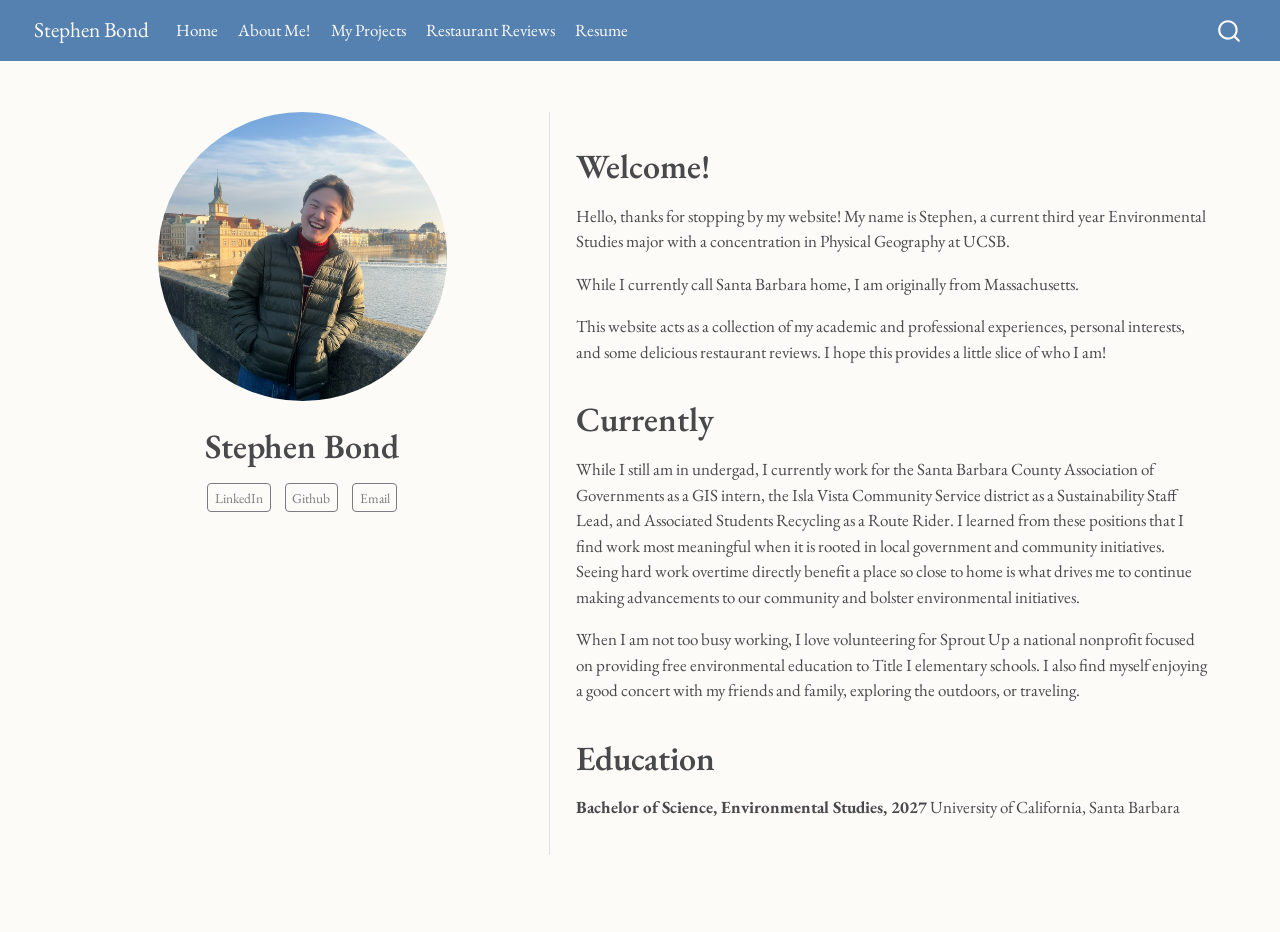
<file: docs/index.html>
<!DOCTYPE html>
<html xmlns="http://www.w3.org/1999/xhtml" lang="en" xml:lang="en"><head>

<meta charset="utf-8">
<meta name="generator" content="quarto-1.8.25">

<meta name="viewport" content="width=device-width, initial-scale=1.0, user-scalable=yes">


<title>Stephen Bond</title>
<style>
code{white-space: pre-wrap;}
span.smallcaps{font-variant: small-caps;}
div.columns{display: flex; gap: min(4vw, 1.5em);}
div.column{flex: auto; overflow-x: auto;}
div.hanging-indent{margin-left: 1.5em; text-indent: -1.5em;}
ul.task-list{list-style: none;}
ul.task-list li input[type="checkbox"] {
  width: 0.8em;
  margin: 0 0.8em 0.2em -1em; /* quarto-specific, see https://github.com/quarto-dev/quarto-cli/issues/4556 */ 
  vertical-align: middle;
}
</style>


<script src="site_libs/quarto-nav/quarto-nav.js"></script>
<script src="site_libs/quarto-nav/headroom.min.js"></script>
<script src="site_libs/clipboard/clipboard.min.js"></script>
<script src="site_libs/quarto-search/autocomplete.umd.js"></script>
<script src="site_libs/quarto-search/fuse.min.js"></script>
<script src="site_libs/quarto-search/quarto-search.js"></script>
<meta name="quarto:offset" content="./">
<script src="site_libs/quarto-html/quarto.js" type="module"></script>
<script src="site_libs/quarto-html/tabsets/tabsets.js" type="module"></script>
<script src="site_libs/quarto-html/axe/axe-check.js" type="module"></script>
<script src="site_libs/quarto-html/popper.min.js"></script>
<script src="site_libs/quarto-html/tippy.umd.min.js"></script>
<link href="site_libs/quarto-html/tippy.css" rel="stylesheet">
<link href="site_libs/quarto-html/quarto-syntax-highlighting-7b89279ff1a6dce999919e0e67d4d9ec.css" rel="stylesheet" id="quarto-text-highlighting-styles">
<script src="site_libs/bootstrap/bootstrap.min.js"></script>
<link href="site_libs/bootstrap/bootstrap-icons.css" rel="stylesheet">
<link href="site_libs/bootstrap/bootstrap-efd4176ee5ceb7a8cacd0ef2fca1151c.min.css" rel="stylesheet" append-hash="true" id="quarto-bootstrap" data-mode="light">
<script id="quarto-search-options" type="application/json">{
  "location": "navbar",
  "copy-button": false,
  "collapse-after": 3,
  "panel-placement": "end",
  "type": "overlay",
  "limit": 50,
  "keyboard-shortcut": [
    "f",
    "/",
    "s"
  ],
  "show-item-context": false,
  "language": {
    "search-no-results-text": "No results",
    "search-matching-documents-text": "matching documents",
    "search-copy-link-title": "Copy link to search",
    "search-hide-matches-text": "Hide additional matches",
    "search-more-match-text": "more match in this document",
    "search-more-matches-text": "more matches in this document",
    "search-clear-button-title": "Clear",
    "search-text-placeholder": "",
    "search-detached-cancel-button-title": "Cancel",
    "search-submit-button-title": "Submit",
    "search-label": "Search"
  }
}</script>


<link rel="stylesheet" href="styles.scss">
</head>

<body class="nav-fixed quarto-light">

<div id="quarto-search-results"></div>
  <header id="quarto-header" class="headroom fixed-top">
    <nav class="navbar navbar-expand-lg " data-bs-theme="dark">
      <div class="navbar-container container-fluid">
      <div class="navbar-brand-container mx-auto">
    <a href="./index.html" class="navbar-brand navbar-brand-logo">
    </a>
    <a class="navbar-brand" href="./index.html">
    <span class="navbar-title">Stephen Bond</span>
    </a>
  </div>
            <div id="quarto-search" class="" title="Search"></div>
          <button class="navbar-toggler" type="button" data-bs-toggle="collapse" data-bs-target="#navbarCollapse" aria-controls="navbarCollapse" role="menu" aria-expanded="false" aria-label="Toggle navigation" onclick="if (window.quartoToggleHeadroom) { window.quartoToggleHeadroom(); }">
  <span class="navbar-toggler-icon"></span>
</button>
          <div class="collapse navbar-collapse" id="navbarCollapse">
            <ul class="navbar-nav navbar-nav-scroll me-auto">
  <li class="nav-item">
    <a class="nav-link active" href="./index.html" aria-current="page"> 
<span class="menu-text">Home</span></a>
  </li>  
  <li class="nav-item">
    <a class="nav-link" href="./about.html"> 
<span class="menu-text">About Me!</span></a>
  </li>  
  <li class="nav-item">
    <a class="nav-link" href="./Projects.html"> 
<span class="menu-text">My Projects</span></a>
  </li>  
  <li class="nav-item">
    <a class="nav-link" href="./Reviews.html"> 
<span class="menu-text">Restaurant Reviews</span></a>
  </li>  
  <li class="nav-item">
    <a class="nav-link" href="./Resume.html"> 
<span class="menu-text">Resume</span></a>
  </li>  
</ul>
          </div> <!-- /navcollapse -->
            <div class="quarto-navbar-tools">
</div>
      </div> <!-- /container-fluid -->
    </nav>
</header>
<!-- content -->
<div id="quarto-content" class="quarto-container page-columns page-rows-contents page-layout-full page-navbar">
<!-- sidebar -->
<!-- margin-sidebar -->
    
<!-- main -->
<div class="quarto-about-trestles column-page">
  <div class="about-entity">
    <img src="Profile Pic.png" class="about-image
  round " style="height: 17em; width: 17em;">
<header id="title-block-header" class="quarto-title-block default">
<div class="quarto-title">
<h1 class="title">Stephen Bond</h1>
</div>
<div class="quarto-title-meta column-page">
  </div>
</header>
    <div class="about-links">
  <a href="https://www.linkedin.com/in/stephen-bond-031a44329/?skipRedirect=true" class="about-link" rel="" target="_blank">
     <span class="about-link-text">LinkedIn</span>
  </a>
  <a href="https://github.com/24Steve24" class="about-link" rel="" target="_blank">
     <span class="about-link-text">Github</span>
  </a>
  <a href="mailto:stephenbond@ucsb.edu" class="about-link" rel="" target="">
     <span class="about-link-text">Email</span>
  </a>
</div>
  </div>
  <div class="about-contents"><main class="content column-page" id="quarto-document-content">
<section id="welcome" class="level1">
<h1>Welcome!</h1>
<p>Hello, thanks for stopping by my website! My name is Stephen, a current third year Environmental Studies major with a concentration in Physical Geography at UCSB.</p>
<p>While I currently call Santa Barbara home, I am originally from Massachusetts.</p>
<p>This website acts as a collection of my academic and professional experiences, personal interests, and some delicious restaurant reviews. I hope this provides a little slice of who I am!</p>
</section>
<section id="currently" class="level1">
<h1>Currently</h1>
<p>While I still am in undergad, I currently work for the Santa Barbara County Association of Governments as a GIS intern, the Isla Vista Community Service district as a Sustainability Staff Lead, and Associated Students Recycling as a Route Rider. I learned from these positions that I find work most meaningful when it is rooted in local government and community initiatives. Seeing hard work overtime directly benefit a place so close to home is what drives me to continue making advancements to our community and bolster environmental initiatives.</p>
<p>When I am not too busy working, I love volunteering for Sprout Up a national nonprofit focused on providing free environmental education to Title I elementary schools. I also find myself enjoying a good concert with my friends and family, exploring the outdoors, or traveling.</p>
</section>
<section id="education" class="level1">
<h1>Education</h1>
<p><strong>Bachelor of Science, Environmental Studies, 2027</strong> University of California, Santa Barbara</p>


</section>
</main></div>
</div>
 <!-- /main -->
<script id="quarto-html-after-body" type="application/javascript">
  window.document.addEventListener("DOMContentLoaded", function (event) {
    const isCodeAnnotation = (el) => {
      for (const clz of el.classList) {
        if (clz.startsWith('code-annotation-')) {                     
          return true;
        }
      }
      return false;
    }
    const onCopySuccess = function(e) {
      // button target
      const button = e.trigger;
      // don't keep focus
      button.blur();
      // flash "checked"
      button.classList.add('code-copy-button-checked');
      var currentTitle = button.getAttribute("title");
      button.setAttribute("title", "Copied!");
      let tooltip;
      if (window.bootstrap) {
        button.setAttribute("data-bs-toggle", "tooltip");
        button.setAttribute("data-bs-placement", "left");
        button.setAttribute("data-bs-title", "Copied!");
        tooltip = new bootstrap.Tooltip(button, 
          { trigger: "manual", 
            customClass: "code-copy-button-tooltip",
            offset: [0, -8]});
        tooltip.show();    
      }
      setTimeout(function() {
        if (tooltip) {
          tooltip.hide();
          button.removeAttribute("data-bs-title");
          button.removeAttribute("data-bs-toggle");
          button.removeAttribute("data-bs-placement");
        }
        button.setAttribute("title", currentTitle);
        button.classList.remove('code-copy-button-checked');
      }, 1000);
      // clear code selection
      e.clearSelection();
    }
    const getTextToCopy = function(trigger) {
      const outerScaffold = trigger.parentElement.cloneNode(true);
      const codeEl = outerScaffold.querySelector('code');
      for (const childEl of codeEl.children) {
        if (isCodeAnnotation(childEl)) {
          childEl.remove();
        }
      }
      return codeEl.innerText;
    }
    const clipboard = new window.ClipboardJS('.code-copy-button:not([data-in-quarto-modal])', {
      text: getTextToCopy
    });
    clipboard.on('success', onCopySuccess);
    if (window.document.getElementById('quarto-embedded-source-code-modal')) {
      const clipboardModal = new window.ClipboardJS('.code-copy-button[data-in-quarto-modal]', {
        text: getTextToCopy,
        container: window.document.getElementById('quarto-embedded-source-code-modal')
      });
      clipboardModal.on('success', onCopySuccess);
    }
      var localhostRegex = new RegExp(/^(?:http|https):\/\/localhost\:?[0-9]*\//);
      var mailtoRegex = new RegExp(/^mailto:/);
        var filterRegex = new RegExp('/' + window.location.host + '/');
      var isInternal = (href) => {
          return filterRegex.test(href) || localhostRegex.test(href) || mailtoRegex.test(href);
      }
      // Inspect non-navigation links and adorn them if external
     var links = window.document.querySelectorAll('a[href]:not(.nav-link):not(.navbar-brand):not(.toc-action):not(.sidebar-link):not(.sidebar-item-toggle):not(.pagination-link):not(.no-external):not([aria-hidden]):not(.dropdown-item):not(.quarto-navigation-tool):not(.about-link)');
      for (var i=0; i<links.length; i++) {
        const link = links[i];
        if (!isInternal(link.href)) {
          // undo the damage that might have been done by quarto-nav.js in the case of
          // links that we want to consider external
          if (link.dataset.originalHref !== undefined) {
            link.href = link.dataset.originalHref;
          }
        }
      }
    function tippyHover(el, contentFn, onTriggerFn, onUntriggerFn) {
      const config = {
        allowHTML: true,
        maxWidth: 500,
        delay: 100,
        arrow: false,
        appendTo: function(el) {
            return el.parentElement;
        },
        interactive: true,
        interactiveBorder: 10,
        theme: 'quarto',
        placement: 'bottom-start',
      };
      if (contentFn) {
        config.content = contentFn;
      }
      if (onTriggerFn) {
        config.onTrigger = onTriggerFn;
      }
      if (onUntriggerFn) {
        config.onUntrigger = onUntriggerFn;
      }
      window.tippy(el, config); 
    }
    const noterefs = window.document.querySelectorAll('a[role="doc-noteref"]');
    for (var i=0; i<noterefs.length; i++) {
      const ref = noterefs[i];
      tippyHover(ref, function() {
        // use id or data attribute instead here
        let href = ref.getAttribute('data-footnote-href') || ref.getAttribute('href');
        try { href = new URL(href).hash; } catch {}
        const id = href.replace(/^#\/?/, "");
        const note = window.document.getElementById(id);
        if (note) {
          return note.innerHTML;
        } else {
          return "";
        }
      });
    }
    const xrefs = window.document.querySelectorAll('a.quarto-xref');
    const processXRef = (id, note) => {
      // Strip column container classes
      const stripColumnClz = (el) => {
        el.classList.remove("page-full", "page-columns");
        if (el.children) {
          for (const child of el.children) {
            stripColumnClz(child);
          }
        }
      }
      stripColumnClz(note)
      if (id === null || id.startsWith('sec-')) {
        // Special case sections, only their first couple elements
        const container = document.createElement("div");
        if (note.children && note.children.length > 2) {
          container.appendChild(note.children[0].cloneNode(true));
          for (let i = 1; i < note.children.length; i++) {
            const child = note.children[i];
            if (child.tagName === "P" && child.innerText === "") {
              continue;
            } else {
              container.appendChild(child.cloneNode(true));
              break;
            }
          }
          if (window.Quarto?.typesetMath) {
            window.Quarto.typesetMath(container);
          }
          return container.innerHTML
        } else {
          if (window.Quarto?.typesetMath) {
            window.Quarto.typesetMath(note);
          }
          return note.innerHTML;
        }
      } else {
        // Remove any anchor links if they are present
        const anchorLink = note.querySelector('a.anchorjs-link');
        if (anchorLink) {
          anchorLink.remove();
        }
        if (window.Quarto?.typesetMath) {
          window.Quarto.typesetMath(note);
        }
        if (note.classList.contains("callout")) {
          return note.outerHTML;
        } else {
          return note.innerHTML;
        }
      }
    }
    for (var i=0; i<xrefs.length; i++) {
      const xref = xrefs[i];
      tippyHover(xref, undefined, function(instance) {
        instance.disable();
        let url = xref.getAttribute('href');
        let hash = undefined; 
        if (url.startsWith('#')) {
          hash = url;
        } else {
          try { hash = new URL(url).hash; } catch {}
        }
        if (hash) {
          const id = hash.replace(/^#\/?/, "");
          const note = window.document.getElementById(id);
          if (note !== null) {
            try {
              const html = processXRef(id, note.cloneNode(true));
              instance.setContent(html);
            } finally {
              instance.enable();
              instance.show();
            }
          } else {
            // See if we can fetch this
            fetch(url.split('#')[0])
            .then(res => res.text())
            .then(html => {
              const parser = new DOMParser();
              const htmlDoc = parser.parseFromString(html, "text/html");
              const note = htmlDoc.getElementById(id);
              if (note !== null) {
                const html = processXRef(id, note);
                instance.setContent(html);
              } 
            }).finally(() => {
              instance.enable();
              instance.show();
            });
          }
        } else {
          // See if we can fetch a full url (with no hash to target)
          // This is a special case and we should probably do some content thinning / targeting
          fetch(url)
          .then(res => res.text())
          .then(html => {
            const parser = new DOMParser();
            const htmlDoc = parser.parseFromString(html, "text/html");
            const note = htmlDoc.querySelector('main.content');
            if (note !== null) {
              // This should only happen for chapter cross references
              // (since there is no id in the URL)
              // remove the first header
              if (note.children.length > 0 && note.children[0].tagName === "HEADER") {
                note.children[0].remove();
              }
              const html = processXRef(null, note);
              instance.setContent(html);
            } 
          }).finally(() => {
            instance.enable();
            instance.show();
          });
        }
      }, function(instance) {
      });
    }
        let selectedAnnoteEl;
        const selectorForAnnotation = ( cell, annotation) => {
          let cellAttr = 'data-code-cell="' + cell + '"';
          let lineAttr = 'data-code-annotation="' +  annotation + '"';
          const selector = 'span[' + cellAttr + '][' + lineAttr + ']';
          return selector;
        }
        const selectCodeLines = (annoteEl) => {
          const doc = window.document;
          const targetCell = annoteEl.getAttribute("data-target-cell");
          const targetAnnotation = annoteEl.getAttribute("data-target-annotation");
          const annoteSpan = window.document.querySelector(selectorForAnnotation(targetCell, targetAnnotation));
          const lines = annoteSpan.getAttribute("data-code-lines").split(",");
          const lineIds = lines.map((line) => {
            return targetCell + "-" + line;
          })
          let top = null;
          let height = null;
          let parent = null;
          if (lineIds.length > 0) {
              //compute the position of the single el (top and bottom and make a div)
              const el = window.document.getElementById(lineIds[0]);
              top = el.offsetTop;
              height = el.offsetHeight;
              parent = el.parentElement.parentElement;
            if (lineIds.length > 1) {
              const lastEl = window.document.getElementById(lineIds[lineIds.length - 1]);
              const bottom = lastEl.offsetTop + lastEl.offsetHeight;
              height = bottom - top;
            }
            if (top !== null && height !== null && parent !== null) {
              // cook up a div (if necessary) and position it 
              let div = window.document.getElementById("code-annotation-line-highlight");
              if (div === null) {
                div = window.document.createElement("div");
                div.setAttribute("id", "code-annotation-line-highlight");
                div.style.position = 'absolute';
                parent.appendChild(div);
              }
              div.style.top = top - 2 + "px";
              div.style.height = height + 4 + "px";
              div.style.left = 0;
              let gutterDiv = window.document.getElementById("code-annotation-line-highlight-gutter");
              if (gutterDiv === null) {
                gutterDiv = window.document.createElement("div");
                gutterDiv.setAttribute("id", "code-annotation-line-highlight-gutter");
                gutterDiv.style.position = 'absolute';
                const codeCell = window.document.getElementById(targetCell);
                const gutter = codeCell.querySelector('.code-annotation-gutter');
                gutter.appendChild(gutterDiv);
              }
              gutterDiv.style.top = top - 2 + "px";
              gutterDiv.style.height = height + 4 + "px";
            }
            selectedAnnoteEl = annoteEl;
          }
        };
        const unselectCodeLines = () => {
          const elementsIds = ["code-annotation-line-highlight", "code-annotation-line-highlight-gutter"];
          elementsIds.forEach((elId) => {
            const div = window.document.getElementById(elId);
            if (div) {
              div.remove();
            }
          });
          selectedAnnoteEl = undefined;
        };
          // Handle positioning of the toggle
      window.addEventListener(
        "resize",
        throttle(() => {
          elRect = undefined;
          if (selectedAnnoteEl) {
            selectCodeLines(selectedAnnoteEl);
          }
        }, 10)
      );
      function throttle(fn, ms) {
      let throttle = false;
      let timer;
        return (...args) => {
          if(!throttle) { // first call gets through
              fn.apply(this, args);
              throttle = true;
          } else { // all the others get throttled
              if(timer) clearTimeout(timer); // cancel #2
              timer = setTimeout(() => {
                fn.apply(this, args);
                timer = throttle = false;
              }, ms);
          }
        };
      }
        // Attach click handler to the DT
        const annoteDls = window.document.querySelectorAll('dt[data-target-cell]');
        for (const annoteDlNode of annoteDls) {
          annoteDlNode.addEventListener('click', (event) => {
            const clickedEl = event.target;
            if (clickedEl !== selectedAnnoteEl) {
              unselectCodeLines();
              const activeEl = window.document.querySelector('dt[data-target-cell].code-annotation-active');
              if (activeEl) {
                activeEl.classList.remove('code-annotation-active');
              }
              selectCodeLines(clickedEl);
              clickedEl.classList.add('code-annotation-active');
            } else {
              // Unselect the line
              unselectCodeLines();
              clickedEl.classList.remove('code-annotation-active');
            }
          });
        }
    const findCites = (el) => {
      const parentEl = el.parentElement;
      if (parentEl) {
        const cites = parentEl.dataset.cites;
        if (cites) {
          return {
            el,
            cites: cites.split(' ')
          };
        } else {
          return findCites(el.parentElement)
        }
      } else {
        return undefined;
      }
    };
    var bibliorefs = window.document.querySelectorAll('a[role="doc-biblioref"]');
    for (var i=0; i<bibliorefs.length; i++) {
      const ref = bibliorefs[i];
      const citeInfo = findCites(ref);
      if (citeInfo) {
        tippyHover(citeInfo.el, function() {
          var popup = window.document.createElement('div');
          citeInfo.cites.forEach(function(cite) {
            var citeDiv = window.document.createElement('div');
            citeDiv.classList.add('hanging-indent');
            citeDiv.classList.add('csl-entry');
            var biblioDiv = window.document.getElementById('ref-' + cite);
            if (biblioDiv) {
              citeDiv.innerHTML = biblioDiv.innerHTML;
            }
            popup.appendChild(citeDiv);
          });
          return popup.innerHTML;
        });
      }
    }
  });
  </script>
</div> <!-- /content -->




</body></html>
</file>
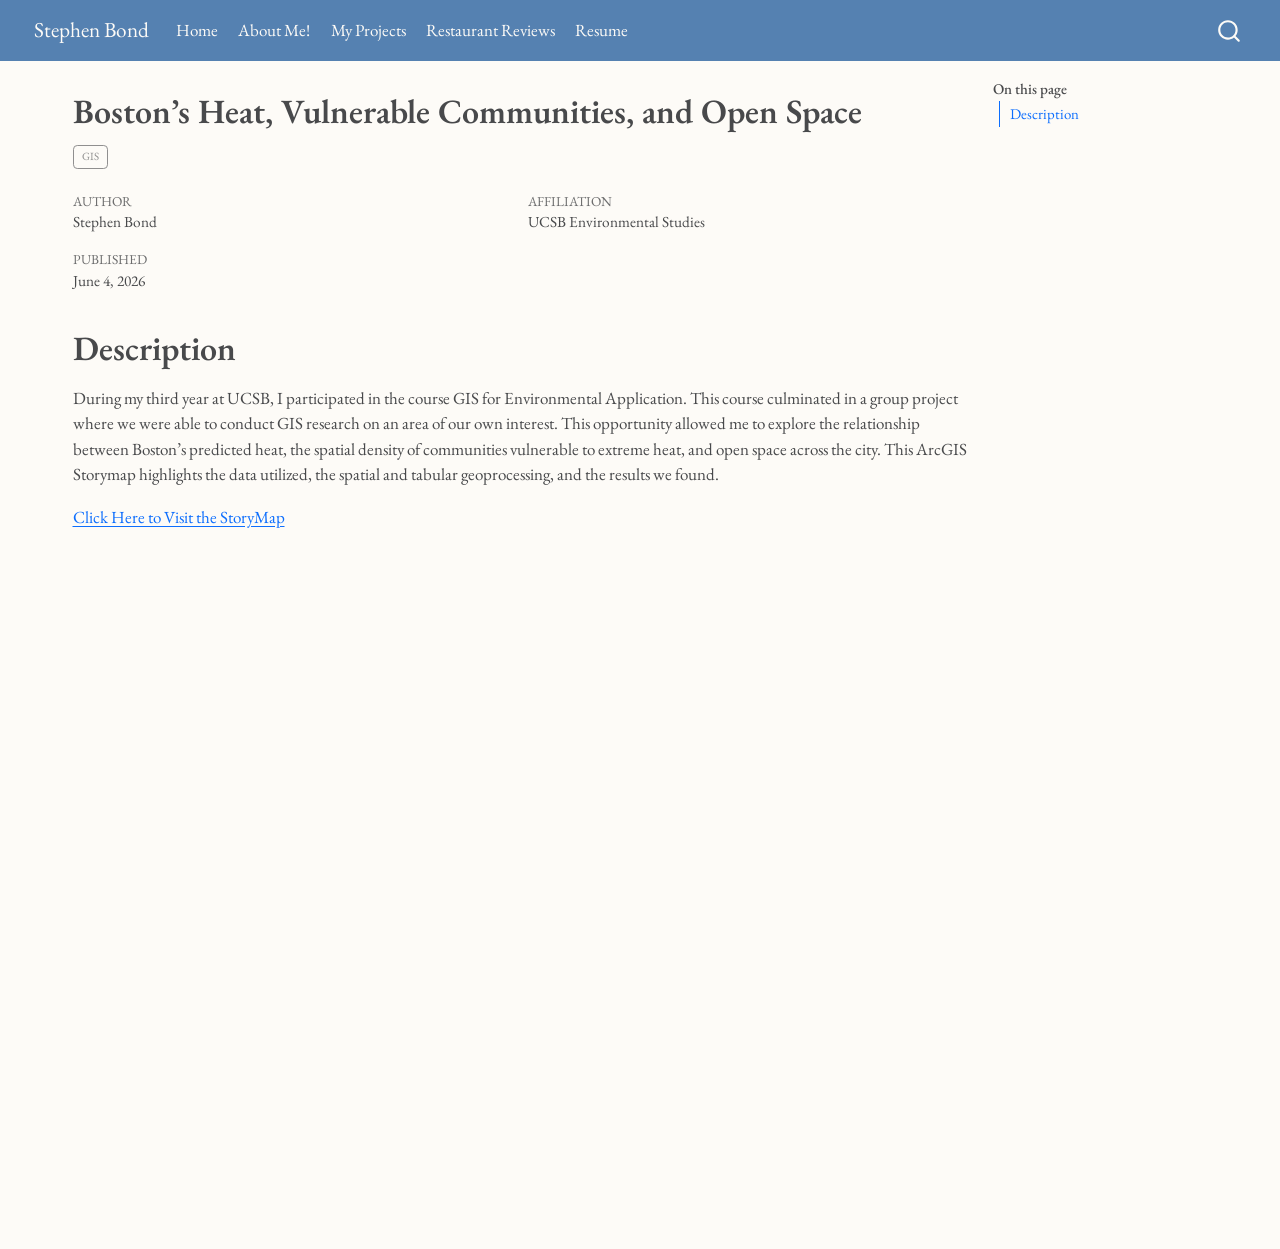
<file: docs/Posts/Urban Heat in Boston/index.html>
<!DOCTYPE html>
<html xmlns="http://www.w3.org/1999/xhtml" lang="en" xml:lang="en"><head>

<meta charset="utf-8">
<meta name="generator" content="quarto-1.8.25">

<meta name="viewport" content="width=device-width, initial-scale=1.0, user-scalable=yes">

<meta name="author" content="Stephen Bond">
<meta name="dcterms.date" content="2026-06-04">

<title>Boston’s Heat, Vulnerable Communities, and Open Space – Stephen Bond</title>
<style>
code{white-space: pre-wrap;}
span.smallcaps{font-variant: small-caps;}
div.columns{display: flex; gap: min(4vw, 1.5em);}
div.column{flex: auto; overflow-x: auto;}
div.hanging-indent{margin-left: 1.5em; text-indent: -1.5em;}
ul.task-list{list-style: none;}
ul.task-list li input[type="checkbox"] {
  width: 0.8em;
  margin: 0 0.8em 0.2em -1em; /* quarto-specific, see https://github.com/quarto-dev/quarto-cli/issues/4556 */ 
  vertical-align: middle;
}
</style>


<script src="../../site_libs/quarto-nav/quarto-nav.js"></script>
<script src="../../site_libs/quarto-nav/headroom.min.js"></script>
<script src="../../site_libs/clipboard/clipboard.min.js"></script>
<script src="../../site_libs/quarto-search/autocomplete.umd.js"></script>
<script src="../../site_libs/quarto-search/fuse.min.js"></script>
<script src="../../site_libs/quarto-search/quarto-search.js"></script>
<meta name="quarto:offset" content="../../">
<script src="../../site_libs/quarto-html/quarto.js" type="module"></script>
<script src="../../site_libs/quarto-html/tabsets/tabsets.js" type="module"></script>
<script src="../../site_libs/quarto-html/axe/axe-check.js" type="module"></script>
<script src="../../site_libs/quarto-html/popper.min.js"></script>
<script src="../../site_libs/quarto-html/tippy.umd.min.js"></script>
<script src="../../site_libs/quarto-html/anchor.min.js"></script>
<link href="../../site_libs/quarto-html/tippy.css" rel="stylesheet">
<link href="../../site_libs/quarto-html/quarto-syntax-highlighting-7b89279ff1a6dce999919e0e67d4d9ec.css" rel="stylesheet" id="quarto-text-highlighting-styles">
<script src="../../site_libs/bootstrap/bootstrap.min.js"></script>
<link href="../../site_libs/bootstrap/bootstrap-icons.css" rel="stylesheet">
<link href="../../site_libs/bootstrap/bootstrap-efd4176ee5ceb7a8cacd0ef2fca1151c.min.css" rel="stylesheet" append-hash="true" id="quarto-bootstrap" data-mode="light">
<script id="quarto-search-options" type="application/json">{
  "location": "navbar",
  "copy-button": false,
  "collapse-after": 3,
  "panel-placement": "end",
  "type": "overlay",
  "limit": 50,
  "keyboard-shortcut": [
    "f",
    "/",
    "s"
  ],
  "show-item-context": false,
  "language": {
    "search-no-results-text": "No results",
    "search-matching-documents-text": "matching documents",
    "search-copy-link-title": "Copy link to search",
    "search-hide-matches-text": "Hide additional matches",
    "search-more-match-text": "more match in this document",
    "search-more-matches-text": "more matches in this document",
    "search-clear-button-title": "Clear",
    "search-text-placeholder": "",
    "search-detached-cancel-button-title": "Cancel",
    "search-submit-button-title": "Submit",
    "search-label": "Search"
  }
}</script>


<link rel="stylesheet" href="../../styles.scss">
</head>

<body class="nav-fixed quarto-light">

<div id="quarto-search-results"></div>
  <header id="quarto-header" class="headroom fixed-top">
    <nav class="navbar navbar-expand-lg " data-bs-theme="dark">
      <div class="navbar-container container-fluid">
      <div class="navbar-brand-container mx-auto">
    <a href="../../index.html" class="navbar-brand navbar-brand-logo">
    </a>
    <a class="navbar-brand" href="../../index.html">
    <span class="navbar-title">Stephen Bond</span>
    </a>
  </div>
            <div id="quarto-search" class="" title="Search"></div>
          <button class="navbar-toggler" type="button" data-bs-toggle="collapse" data-bs-target="#navbarCollapse" aria-controls="navbarCollapse" role="menu" aria-expanded="false" aria-label="Toggle navigation" onclick="if (window.quartoToggleHeadroom) { window.quartoToggleHeadroom(); }">
  <span class="navbar-toggler-icon"></span>
</button>
          <div class="collapse navbar-collapse" id="navbarCollapse">
            <ul class="navbar-nav navbar-nav-scroll me-auto">
  <li class="nav-item">
    <a class="nav-link" href="../../index.html"> 
<span class="menu-text">Home</span></a>
  </li>  
  <li class="nav-item">
    <a class="nav-link" href="../../about.html"> 
<span class="menu-text">About Me!</span></a>
  </li>  
  <li class="nav-item">
    <a class="nav-link" href="../../Projects.html"> 
<span class="menu-text">My Projects</span></a>
  </li>  
  <li class="nav-item">
    <a class="nav-link" href="../../Reviews.html"> 
<span class="menu-text">Restaurant Reviews</span></a>
  </li>  
  <li class="nav-item">
    <a class="nav-link" href="../../Resume.html"> 
<span class="menu-text">Resume</span></a>
  </li>  
</ul>
          </div> <!-- /navcollapse -->
            <div class="quarto-navbar-tools">
</div>
      </div> <!-- /container-fluid -->
    </nav>
</header>
<!-- content -->
<div id="quarto-content" class="quarto-container page-columns page-rows-contents page-layout-full page-navbar">
<!-- sidebar -->
<!-- margin-sidebar -->
    <div id="quarto-margin-sidebar" class="sidebar margin-sidebar">
        <nav id="TOC" role="doc-toc" class="toc-active">
    <h2 id="toc-title">On this page</h2>
   
  <ul>
  <li><a href="#description" id="toc-description" class="nav-link active" data-scroll-target="#description">Description</a></li>
  </ul>
</nav>
    </div>
<!-- main -->
<main class="content column-page-left" id="quarto-document-content">

<header id="title-block-header" class="quarto-title-block default">
<div class="quarto-title">
<h1 class="title">Boston’s Heat, Vulnerable Communities, and Open Space</h1>
  <div class="quarto-categories">
    <div class="quarto-category">GIS</div>
  </div>
  </div>


<div class="quarto-title-meta-author column-page-left">
  <div class="quarto-title-meta-heading">Author</div>
  <div class="quarto-title-meta-heading">Affiliation</div>
  
    <div class="quarto-title-meta-contents">
    <p class="author">Stephen Bond </p>
  </div>
  <div class="quarto-title-meta-contents">
        <p class="affiliation">
            UCSB Environmental Studies
          </p>
      </div>
  </div>

<div class="quarto-title-meta column-page-left">

      
    <div>
    <div class="quarto-title-meta-heading">Published</div>
    <div class="quarto-title-meta-contents">
      <p class="date">June 4, 2026</p>
    </div>
  </div>
  
    
  </div>
  


</header>


<section id="description" class="level1">
<h1>Description</h1>
<p>During my third year at UCSB, I participated in the course GIS for Environmental Application. This course culminated in a group project where we were able to conduct GIS research on an area of our own interest. This opportunity allowed me to explore the relationship between Boston’s predicted heat, the spatial density of communities vulnerable to extreme heat, and open space across the city. This ArcGIS Storymap highlights the data utilized, the spatial and tabular geoprocessing, and the results we found.</p>
<p><a href="https://storymaps.arcgis.com/stories/d9719b05f31a45749753755a9ba426ce">Click Here to Visit the StoryMap</a></p>
<iframe src="Heat_Map.pdf" width="90%" height="600px" allowfullscreen="">
<p><i/frame></p>
<div id="quarto-navigation-envelope" class="hidden">
<p><span class="hidden quarto-markdown-envelope-contents" data-render-id="cXVhcnRvLWludC1zaWRlYmFyLXRpdGxl">Stephen Bond</span> <span class="hidden quarto-markdown-envelope-contents" data-render-id="cXVhcnRvLWludC1uYXZiYXItdGl0bGU=">Stephen Bond</span> <span class="hidden quarto-markdown-envelope-contents" data-render-id="cXVhcnRvLWludC1uYXZiYXI6SG9tZQ==">Home</span> <span class="hidden quarto-markdown-envelope-contents" data-render-id="cXVhcnRvLWludC1uYXZiYXI6L2luZGV4Lmh0bWw=">/index.html</span> <span class="hidden quarto-markdown-envelope-contents" data-render-id="cXVhcnRvLWludC1uYXZiYXI6QWJvdXQgTWUh">About Me!</span> <span class="hidden quarto-markdown-envelope-contents" data-render-id="cXVhcnRvLWludC1uYXZiYXI6L2Fib3V0Lmh0bWw=">/about.html</span> <span class="hidden quarto-markdown-envelope-contents" data-render-id="cXVhcnRvLWludC1uYXZiYXI6TXkgUHJvamVjdHM=">My Projects</span> <span class="hidden quarto-markdown-envelope-contents" data-render-id="cXVhcnRvLWludC1uYXZiYXI6L1Byb2plY3RzLmh0bWw=">/Projects.html</span> <span class="hidden quarto-markdown-envelope-contents" data-render-id="cXVhcnRvLWludC1uYXZiYXI6UmVzdGF1cmFudCBSZXZpZXdz">Restaurant Reviews</span> <span class="hidden quarto-markdown-envelope-contents" data-render-id="cXVhcnRvLWludC1uYXZiYXI6L1Jldmlld3MuaHRtbA==">/Reviews.html</span> <span class="hidden quarto-markdown-envelope-contents" data-render-id="cXVhcnRvLWludC1uYXZiYXI6UmVzdW1l">Resume</span> <span class="hidden quarto-markdown-envelope-contents" data-render-id="cXVhcnRvLWludC1uYXZiYXI6L1Jlc3VtZS5odG1s">/Resume.html</span></p>
</div>
<div id="quarto-meta-markdown" class="hidden">
<p><span class="hidden quarto-markdown-envelope-contents" data-render-id="cXVhcnRvLW1ldGF0aXRsZQ==">Boston’s Heat, Vulnerable Communities, and Open Space – Stephen Bond</span> <span class="hidden quarto-markdown-envelope-contents" data-render-id="cXVhcnRvLXR3aXR0ZXJjYXJkdGl0bGU=">Boston’s Heat, Vulnerable Communities, and Open Space – Stephen Bond</span> <span class="hidden quarto-markdown-envelope-contents" data-render-id="cXVhcnRvLW9nY2FyZHRpdGxl">Boston’s Heat, Vulnerable Communities, and Open Space – Stephen Bond</span> <span class="hidden quarto-markdown-envelope-contents" data-render-id="cXVhcnRvLW1ldGFzaXRlbmFtZQ==">Stephen Bond</span> <span class="hidden quarto-markdown-envelope-contents" data-render-id="cXVhcnRvLXR3aXR0ZXJjYXJkZGVzYw=="></span> <span class="hidden quarto-markdown-envelope-contents" data-render-id="cXVhcnRvLW9nY2FyZGRkZXNj"></span></p>
</div>
</section>

</main> <!-- /main -->
<script id = "quarto-html-after-body" type="application/javascript">
  window.document.addEventListener("DOMContentLoaded", function (event) {
    const icon = "";
    const anchorJS = new window.AnchorJS();
    anchorJS.options = {
      placement: 'right',
      icon: icon
    };
    anchorJS.add('.anchored');
    const isCodeAnnotation = (el) => {
      for (const clz of el.classList) {
        if (clz.startsWith('code-annotation-')) {                     
          return true;
        }
      }
      return false;
    }
    const onCopySuccess = function(e) {
      // button target
      const button = e.trigger;
      // don't keep focus
      button.blur();
      // flash "checked"
      button.classList.add('code-copy-button-checked');
      var currentTitle = button.getAttribute("title");
      button.setAttribute("title", "Copied!");
      let tooltip;
      if (window.bootstrap) {
        button.setAttribute("data-bs-toggle", "tooltip");
        button.setAttribute("data-bs-placement", "left");
        button.setAttribute("data-bs-title", "Copied!");
        tooltip = new bootstrap.Tooltip(button, 
          { trigger: "manual", 
            customClass: "code-copy-button-tooltip",
            offset: [0, -8]});
        tooltip.show();    
      }
      setTimeout(function() {
        if (tooltip) {
          tooltip.hide();
          button.removeAttribute("data-bs-title");
          button.removeAttribute("data-bs-toggle");
          button.removeAttribute("data-bs-placement");
        }
        button.setAttribute("title", currentTitle);
        button.classList.remove('code-copy-button-checked');
      }, 1000);
      // clear code selection
      e.clearSelection();
    }
    const getTextToCopy = function(trigger) {
      const outerScaffold = trigger.parentElement.cloneNode(true);
      const codeEl = outerScaffold.querySelector('code');
      for (const childEl of codeEl.children) {
        if (isCodeAnnotation(childEl)) {
          childEl.remove();
        }
      }
      return codeEl.innerText;
    }
    const clipboard = new window.ClipboardJS('.code-copy-button:not([data-in-quarto-modal])', {
      text: getTextToCopy
    });
    clipboard.on('success', onCopySuccess);
    if (window.document.getElementById('quarto-embedded-source-code-modal')) {
      const clipboardModal = new window.ClipboardJS('.code-copy-button[data-in-quarto-modal]', {
        text: getTextToCopy,
        container: window.document.getElementById('quarto-embedded-source-code-modal')
      });
      clipboardModal.on('success', onCopySuccess);
    }
      var localhostRegex = new RegExp(/^(?:http|https):\/\/localhost\:?[0-9]*\//);
      var mailtoRegex = new RegExp(/^mailto:/);
        var filterRegex = new RegExp('/' + window.location.host + '/');
      var isInternal = (href) => {
          return filterRegex.test(href) || localhostRegex.test(href) || mailtoRegex.test(href);
      }
      // Inspect non-navigation links and adorn them if external
     var links = window.document.querySelectorAll('a[href]:not(.nav-link):not(.navbar-brand):not(.toc-action):not(.sidebar-link):not(.sidebar-item-toggle):not(.pagination-link):not(.no-external):not([aria-hidden]):not(.dropdown-item):not(.quarto-navigation-tool):not(.about-link)');
      for (var i=0; i<links.length; i++) {
        const link = links[i];
        if (!isInternal(link.href)) {
          // undo the damage that might have been done by quarto-nav.js in the case of
          // links that we want to consider external
          if (link.dataset.originalHref !== undefined) {
            link.href = link.dataset.originalHref;
          }
        }
      }
    function tippyHover(el, contentFn, onTriggerFn, onUntriggerFn) {
      const config = {
        allowHTML: true,
        maxWidth: 500,
        delay: 100,
        arrow: false,
        appendTo: function(el) {
            return el.parentElement;
        },
        interactive: true,
        interactiveBorder: 10,
        theme: 'quarto',
        placement: 'bottom-start',
      };
      if (contentFn) {
        config.content = contentFn;
      }
      if (onTriggerFn) {
        config.onTrigger = onTriggerFn;
      }
      if (onUntriggerFn) {
        config.onUntrigger = onUntriggerFn;
      }
      window.tippy(el, config); 
    }
    const noterefs = window.document.querySelectorAll('a[role="doc-noteref"]');
    for (var i=0; i<noterefs.length; i++) {
      const ref = noterefs[i];
      tippyHover(ref, function() {
        // use id or data attribute instead here
        let href = ref.getAttribute('data-footnote-href') || ref.getAttribute('href');
        try { href = new URL(href).hash; } catch {}
        const id = href.replace(/^#\/?/, "");
        const note = window.document.getElementById(id);
        if (note) {
          return note.innerHTML;
        } else {
          return "";
        }
      });
    }
    const xrefs = window.document.querySelectorAll('a.quarto-xref');
    const processXRef = (id, note) => {
      // Strip column container classes
      const stripColumnClz = (el) => {
        el.classList.remove("page-full", "page-columns");
        if (el.children) {
          for (const child of el.children) {
            stripColumnClz(child);
          }
        }
      }
      stripColumnClz(note)
      if (id === null || id.startsWith('sec-')) {
        // Special case sections, only their first couple elements
        const container = document.createElement("div");
        if (note.children && note.children.length > 2) {
          container.appendChild(note.children[0].cloneNode(true));
          for (let i = 1; i < note.children.length; i++) {
            const child = note.children[i];
            if (child.tagName === "P" && child.innerText === "") {
              continue;
            } else {
              container.appendChild(child.cloneNode(true));
              break;
            }
          }
          if (window.Quarto?.typesetMath) {
            window.Quarto.typesetMath(container);
          }
          return container.innerHTML
        } else {
          if (window.Quarto?.typesetMath) {
            window.Quarto.typesetMath(note);
          }
          return note.innerHTML;
        }
      } else {
        // Remove any anchor links if they are present
        const anchorLink = note.querySelector('a.anchorjs-link');
        if (anchorLink) {
          anchorLink.remove();
        }
        if (window.Quarto?.typesetMath) {
          window.Quarto.typesetMath(note);
        }
        if (note.classList.contains("callout")) {
          return note.outerHTML;
        } else {
          return note.innerHTML;
        }
      }
    }
    for (var i=0; i<xrefs.length; i++) {
      const xref = xrefs[i];
      tippyHover(xref, undefined, function(instance) {
        instance.disable();
        let url = xref.getAttribute('href');
        let hash = undefined; 
        if (url.startsWith('#')) {
          hash = url;
        } else {
          try { hash = new URL(url).hash; } catch {}
        }
        if (hash) {
          const id = hash.replace(/^#\/?/, "");
          const note = window.document.getElementById(id);
          if (note !== null) {
            try {
              const html = processXRef(id, note.cloneNode(true));
              instance.setContent(html);
            } finally {
              instance.enable();
              instance.show();
            }
          } else {
            // See if we can fetch this
            fetch(url.split('#')[0])
            .then(res => res.text())
            .then(html => {
              const parser = new DOMParser();
              const htmlDoc = parser.parseFromString(html, "text/html");
              const note = htmlDoc.getElementById(id);
              if (note !== null) {
                const html = processXRef(id, note);
                instance.setContent(html);
              } 
            }).finally(() => {
              instance.enable();
              instance.show();
            });
          }
        } else {
          // See if we can fetch a full url (with no hash to target)
          // This is a special case and we should probably do some content thinning / targeting
          fetch(url)
          .then(res => res.text())
          .then(html => {
            const parser = new DOMParser();
            const htmlDoc = parser.parseFromString(html, "text/html");
            const note = htmlDoc.querySelector('main.content');
            if (note !== null) {
              // This should only happen for chapter cross references
              // (since there is no id in the URL)
              // remove the first header
              if (note.children.length > 0 && note.children[0].tagName === "HEADER") {
                note.children[0].remove();
              }
              const html = processXRef(null, note);
              instance.setContent(html);
            } 
          }).finally(() => {
            instance.enable();
            instance.show();
          });
        }
      }, function(instance) {
      });
    }
        let selectedAnnoteEl;
        const selectorForAnnotation = ( cell, annotation) => {
          let cellAttr = 'data-code-cell="' + cell + '"';
          let lineAttr = 'data-code-annotation="' +  annotation + '"';
          const selector = 'span[' + cellAttr + '][' + lineAttr + ']';
          return selector;
        }
        const selectCodeLines = (annoteEl) => {
          const doc = window.document;
          const targetCell = annoteEl.getAttribute("data-target-cell");
          const targetAnnotation = annoteEl.getAttribute("data-target-annotation");
          const annoteSpan = window.document.querySelector(selectorForAnnotation(targetCell, targetAnnotation));
          const lines = annoteSpan.getAttribute("data-code-lines").split(",");
          const lineIds = lines.map((line) => {
            return targetCell + "-" + line;
          })
          let top = null;
          let height = null;
          let parent = null;
          if (lineIds.length > 0) {
              //compute the position of the single el (top and bottom and make a div)
              const el = window.document.getElementById(lineIds[0]);
              top = el.offsetTop;
              height = el.offsetHeight;
              parent = el.parentElement.parentElement;
            if (lineIds.length > 1) {
              const lastEl = window.document.getElementById(lineIds[lineIds.length - 1]);
              const bottom = lastEl.offsetTop + lastEl.offsetHeight;
              height = bottom - top;
            }
            if (top !== null && height !== null && parent !== null) {
              // cook up a div (if necessary) and position it 
              let div = window.document.getElementById("code-annotation-line-highlight");
              if (div === null) {
                div = window.document.createElement("div");
                div.setAttribute("id", "code-annotation-line-highlight");
                div.style.position = 'absolute';
                parent.appendChild(div);
              }
              div.style.top = top - 2 + "px";
              div.style.height = height + 4 + "px";
              div.style.left = 0;
              let gutterDiv = window.document.getElementById("code-annotation-line-highlight-gutter");
              if (gutterDiv === null) {
                gutterDiv = window.document.createElement("div");
                gutterDiv.setAttribute("id", "code-annotation-line-highlight-gutter");
                gutterDiv.style.position = 'absolute';
                const codeCell = window.document.getElementById(targetCell);
                const gutter = codeCell.querySelector('.code-annotation-gutter');
                gutter.appendChild(gutterDiv);
              }
              gutterDiv.style.top = top - 2 + "px";
              gutterDiv.style.height = height + 4 + "px";
            }
            selectedAnnoteEl = annoteEl;
          }
        };
        const unselectCodeLines = () => {
          const elementsIds = ["code-annotation-line-highlight", "code-annotation-line-highlight-gutter"];
          elementsIds.forEach((elId) => {
            const div = window.document.getElementById(elId);
            if (div) {
              div.remove();
            }
          });
          selectedAnnoteEl = undefined;
        };
          // Handle positioning of the toggle
      window.addEventListener(
        "resize",
        throttle(() => {
          elRect = undefined;
          if (selectedAnnoteEl) {
            selectCodeLines(selectedAnnoteEl);
          }
        }, 10)
      );
      function throttle(fn, ms) {
      let throttle = false;
      let timer;
        return (...args) => {
          if(!throttle) { // first call gets through
              fn.apply(this, args);
              throttle = true;
          } else { // all the others get throttled
              if(timer) clearTimeout(timer); // cancel #2
              timer = setTimeout(() => {
                fn.apply(this, args);
                timer = throttle = false;
              }, ms);
          }
        };
      }
        // Attach click handler to the DT
        const annoteDls = window.document.querySelectorAll('dt[data-target-cell]');
        for (const annoteDlNode of annoteDls) {
          annoteDlNode.addEventListener('click', (event) => {
            const clickedEl = event.target;
            if (clickedEl !== selectedAnnoteEl) {
              unselectCodeLines();
              const activeEl = window.document.querySelector('dt[data-target-cell].code-annotation-active');
              if (activeEl) {
                activeEl.classList.remove('code-annotation-active');
              }
              selectCodeLines(clickedEl);
              clickedEl.classList.add('code-annotation-active');
            } else {
              // Unselect the line
              unselectCodeLines();
              clickedEl.classList.remove('code-annotation-active');
            }
          });
        }
    const findCites = (el) => {
      const parentEl = el.parentElement;
      if (parentEl) {
        const cites = parentEl.dataset.cites;
        if (cites) {
          return {
            el,
            cites: cites.split(' ')
          };
        } else {
          return findCites(el.parentElement)
        }
      } else {
        return undefined;
      }
    };
    var bibliorefs = window.document.querySelectorAll('a[role="doc-biblioref"]');
    for (var i=0; i<bibliorefs.length; i++) {
      const ref = bibliorefs[i];
      const citeInfo = findCites(ref);
      if (citeInfo) {
        tippyHover(citeInfo.el, function() {
          var popup = window.document.createElement('div');
          citeInfo.cites.forEach(function(cite) {
            var citeDiv = window.document.createElement('div');
            citeDiv.classList.add('hanging-indent');
            citeDiv.classList.add('csl-entry');
            var biblioDiv = window.document.getElementById('ref-' + cite);
            if (biblioDiv) {
              citeDiv.innerHTML = biblioDiv.innerHTML;
            }
            popup.appendChild(citeDiv);
          });
          return popup.innerHTML;
        });
      }
    }
  });
  </script>
</div> <!-- /content -->

</body>

</html>
</iframe></section></main></div></body></html>
</file>
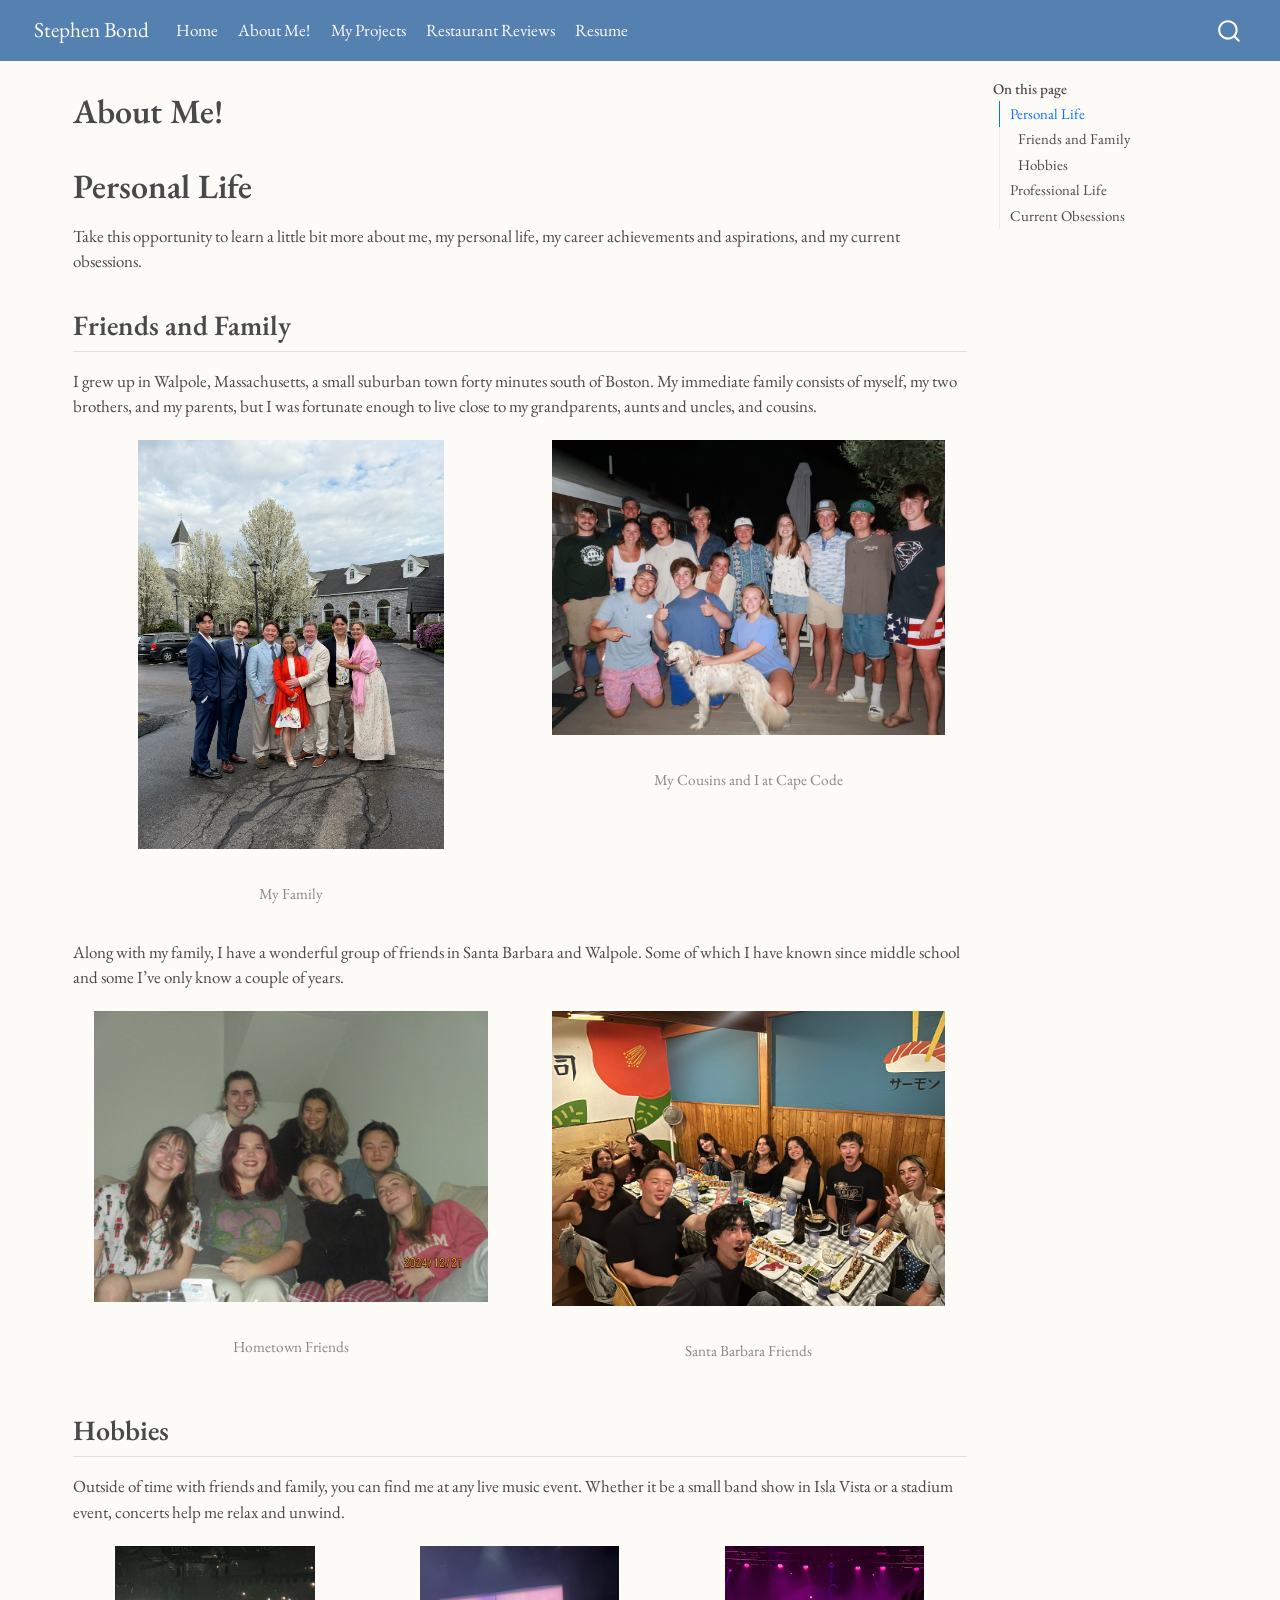
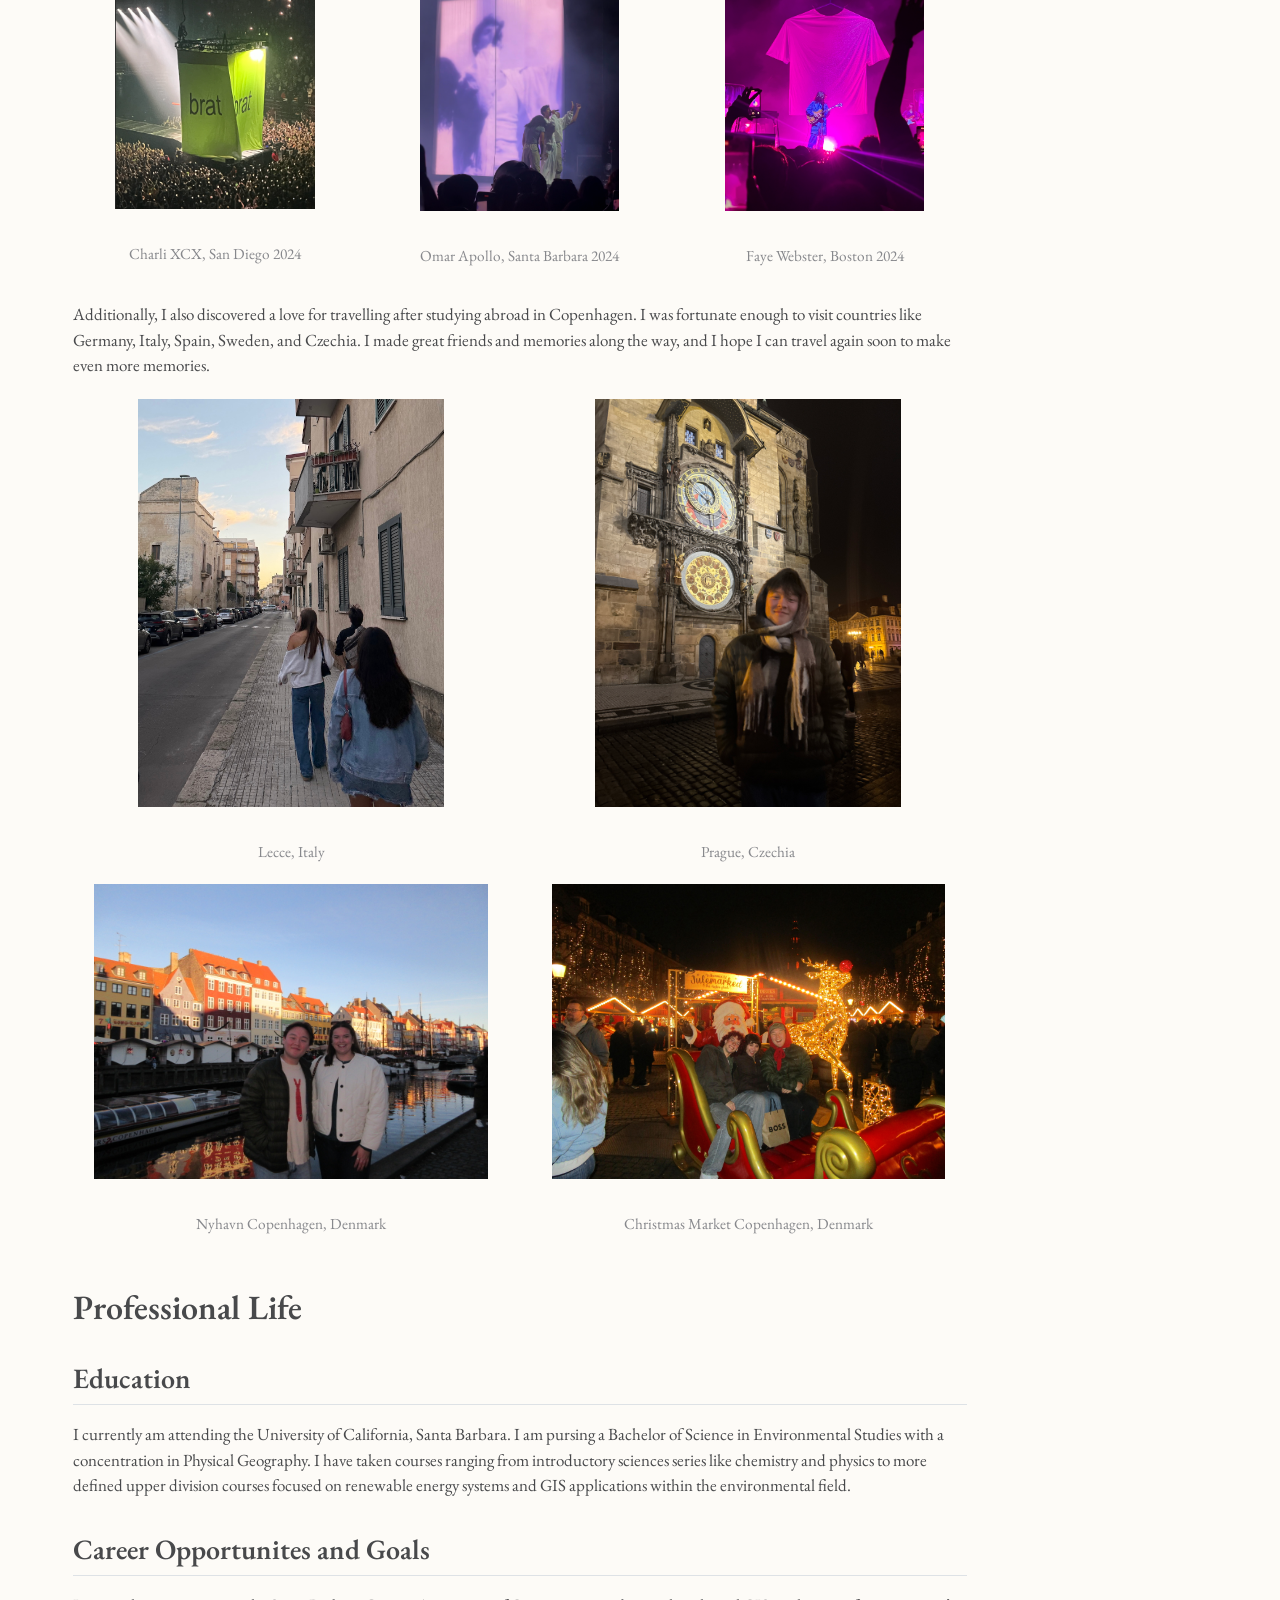
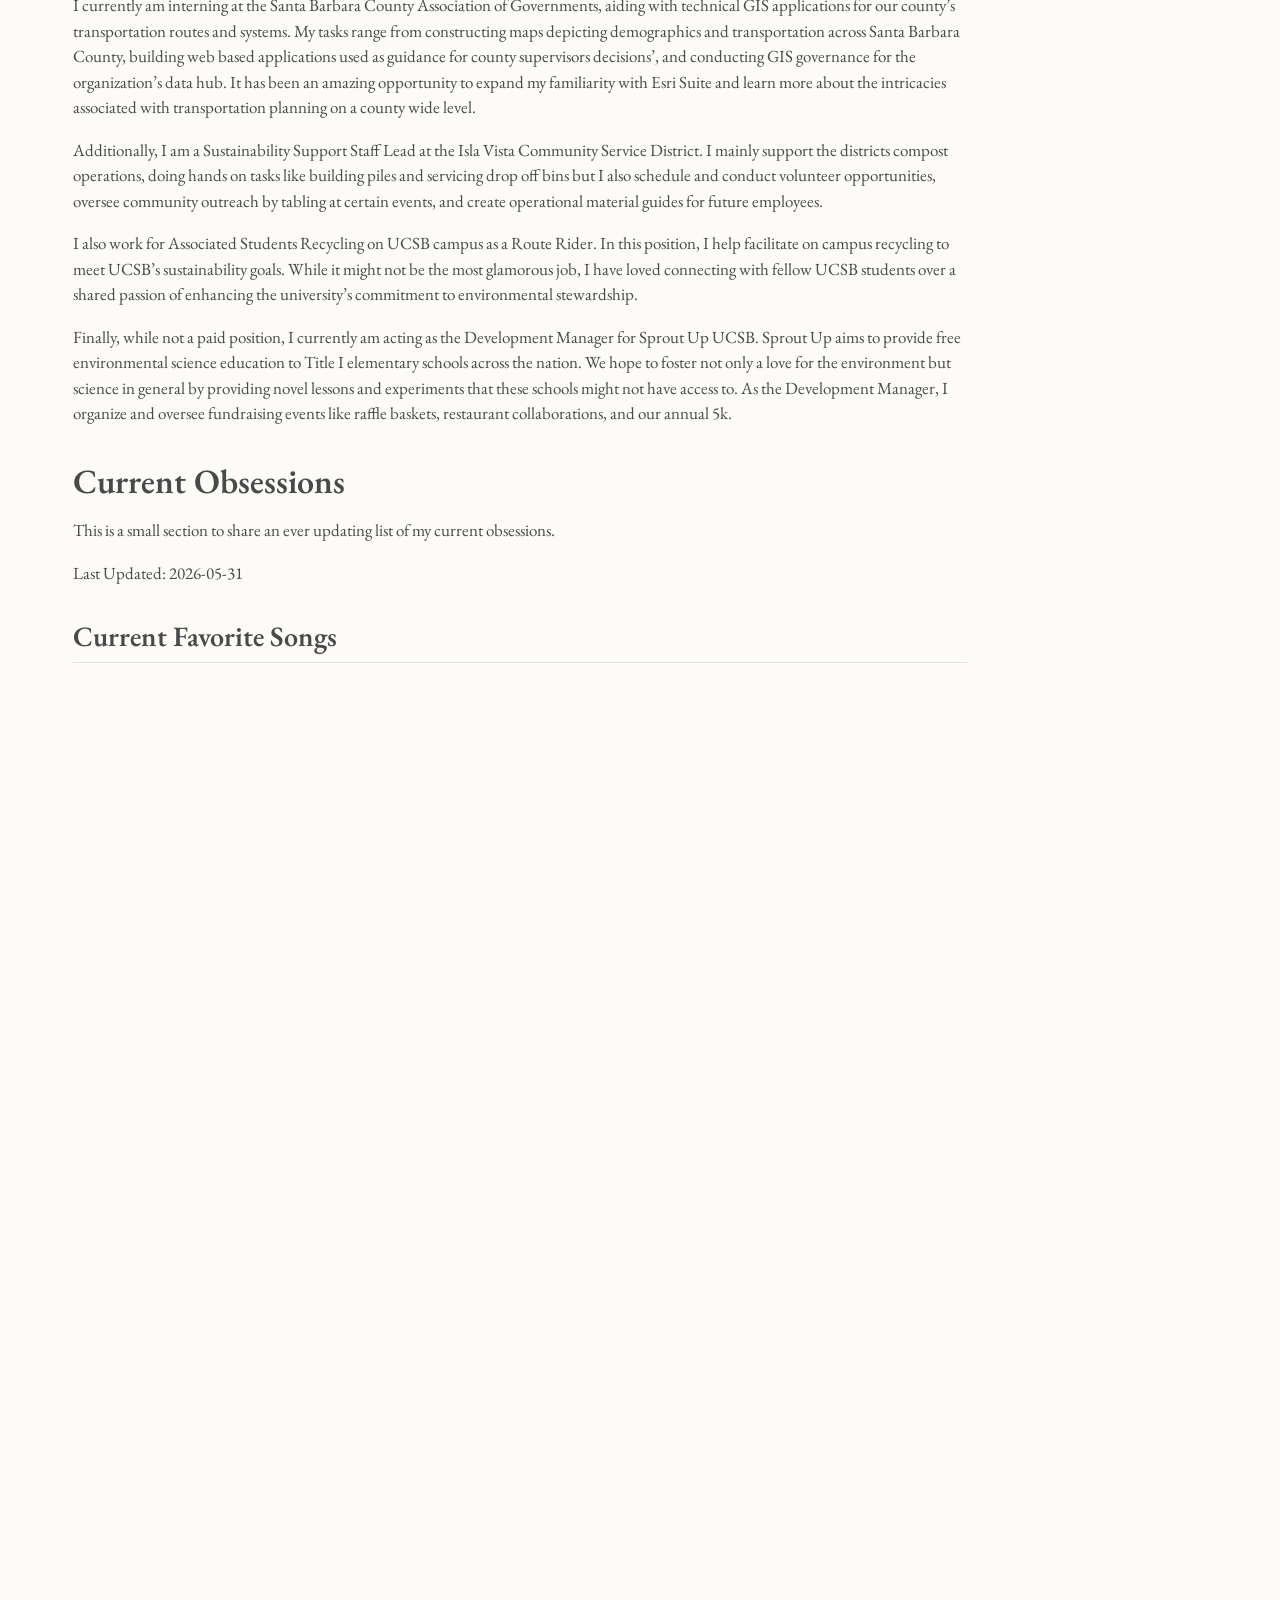
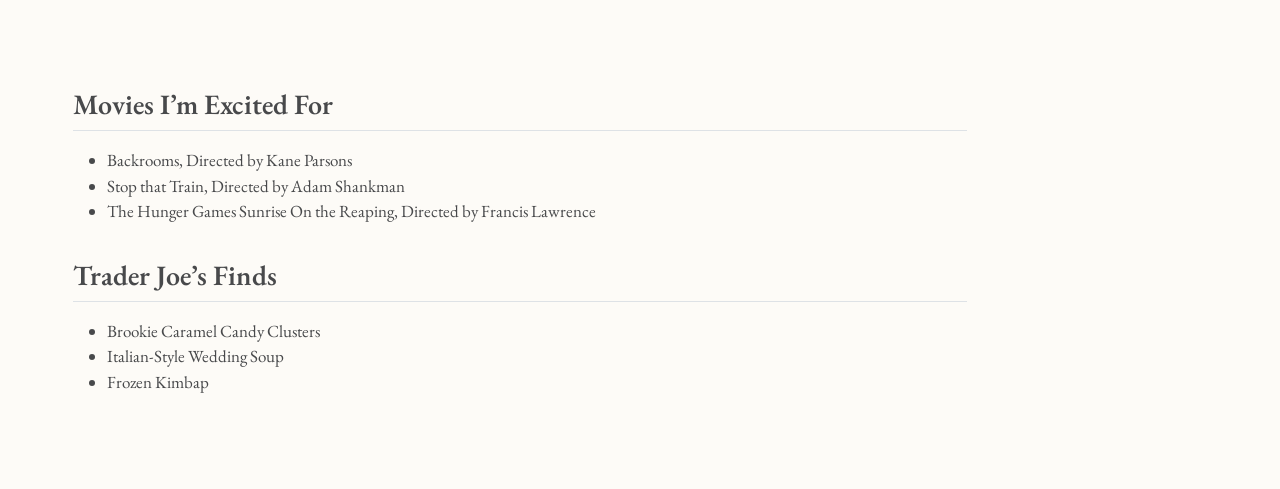
<file: docs/about.html>
<!DOCTYPE html>
<html xmlns="http://www.w3.org/1999/xhtml" lang="en" xml:lang="en"><head>

<meta charset="utf-8">
<meta name="generator" content="quarto-1.8.25">

<meta name="viewport" content="width=device-width, initial-scale=1.0, user-scalable=yes">


<title>About Me! – Stephen Bond</title>
<style>
code{white-space: pre-wrap;}
span.smallcaps{font-variant: small-caps;}
div.columns{display: flex; gap: min(4vw, 1.5em);}
div.column{flex: auto; overflow-x: auto;}
div.hanging-indent{margin-left: 1.5em; text-indent: -1.5em;}
ul.task-list{list-style: none;}
ul.task-list li input[type="checkbox"] {
  width: 0.8em;
  margin: 0 0.8em 0.2em -1em; /* quarto-specific, see https://github.com/quarto-dev/quarto-cli/issues/4556 */ 
  vertical-align: middle;
}
</style>


<script src="site_libs/quarto-nav/quarto-nav.js"></script>
<script src="site_libs/quarto-nav/headroom.min.js"></script>
<script src="site_libs/clipboard/clipboard.min.js"></script>
<script src="site_libs/quarto-search/autocomplete.umd.js"></script>
<script src="site_libs/quarto-search/fuse.min.js"></script>
<script src="site_libs/quarto-search/quarto-search.js"></script>
<meta name="quarto:offset" content="./">
<script src="site_libs/quarto-html/quarto.js" type="module"></script>
<script src="site_libs/quarto-html/tabsets/tabsets.js" type="module"></script>
<script src="site_libs/quarto-html/axe/axe-check.js" type="module"></script>
<script src="site_libs/quarto-html/popper.min.js"></script>
<script src="site_libs/quarto-html/tippy.umd.min.js"></script>
<script src="site_libs/quarto-html/anchor.min.js"></script>
<link href="site_libs/quarto-html/tippy.css" rel="stylesheet">
<link href="site_libs/quarto-html/quarto-syntax-highlighting-7b89279ff1a6dce999919e0e67d4d9ec.css" rel="stylesheet" id="quarto-text-highlighting-styles">
<script src="site_libs/bootstrap/bootstrap.min.js"></script>
<link href="site_libs/bootstrap/bootstrap-icons.css" rel="stylesheet">
<link href="site_libs/bootstrap/bootstrap-efd4176ee5ceb7a8cacd0ef2fca1151c.min.css" rel="stylesheet" append-hash="true" id="quarto-bootstrap" data-mode="light">
<script src="site_libs/quarto-contrib/glightbox/glightbox.min.js"></script>
<link href="site_libs/quarto-contrib/glightbox/glightbox.min.css" rel="stylesheet">
<link href="site_libs/quarto-contrib/glightbox/lightbox.css" rel="stylesheet">
<script id="quarto-search-options" type="application/json">{
  "location": "navbar",
  "copy-button": false,
  "collapse-after": 3,
  "panel-placement": "end",
  "type": "overlay",
  "limit": 50,
  "keyboard-shortcut": [
    "f",
    "/",
    "s"
  ],
  "show-item-context": false,
  "language": {
    "search-no-results-text": "No results",
    "search-matching-documents-text": "matching documents",
    "search-copy-link-title": "Copy link to search",
    "search-hide-matches-text": "Hide additional matches",
    "search-more-match-text": "more match in this document",
    "search-more-matches-text": "more matches in this document",
    "search-clear-button-title": "Clear",
    "search-text-placeholder": "",
    "search-detached-cancel-button-title": "Cancel",
    "search-submit-button-title": "Submit",
    "search-label": "Search"
  }
}</script>


<link rel="stylesheet" href="styles.scss">
</head>

<body class="nav-fixed quarto-light">

<div id="quarto-search-results"></div>
  <header id="quarto-header" class="headroom fixed-top">
    <nav class="navbar navbar-expand-lg " data-bs-theme="dark">
      <div class="navbar-container container-fluid">
      <div class="navbar-brand-container mx-auto">
    <a href="./index.html" class="navbar-brand navbar-brand-logo">
    </a>
    <a class="navbar-brand" href="./index.html">
    <span class="navbar-title">Stephen Bond</span>
    </a>
  </div>
            <div id="quarto-search" class="" title="Search"></div>
          <button class="navbar-toggler" type="button" data-bs-toggle="collapse" data-bs-target="#navbarCollapse" aria-controls="navbarCollapse" role="menu" aria-expanded="false" aria-label="Toggle navigation" onclick="if (window.quartoToggleHeadroom) { window.quartoToggleHeadroom(); }">
  <span class="navbar-toggler-icon"></span>
</button>
          <div class="collapse navbar-collapse" id="navbarCollapse">
            <ul class="navbar-nav navbar-nav-scroll me-auto">
  <li class="nav-item">
    <a class="nav-link" href="./index.html"> 
<span class="menu-text">Home</span></a>
  </li>  
  <li class="nav-item">
    <a class="nav-link active" href="./about.html" aria-current="page"> 
<span class="menu-text">About Me!</span></a>
  </li>  
  <li class="nav-item">
    <a class="nav-link" href="./Projects.html"> 
<span class="menu-text">My Projects</span></a>
  </li>  
  <li class="nav-item">
    <a class="nav-link" href="./Reviews.html"> 
<span class="menu-text">Restaurant Reviews</span></a>
  </li>  
  <li class="nav-item">
    <a class="nav-link" href="./Resume.html"> 
<span class="menu-text">Resume</span></a>
  </li>  
</ul>
          </div> <!-- /navcollapse -->
            <div class="quarto-navbar-tools">
</div>
      </div> <!-- /container-fluid -->
    </nav>
</header>
<!-- content -->
<div id="quarto-content" class="quarto-container page-columns page-rows-contents page-layout-full page-navbar">
<!-- sidebar -->
<!-- margin-sidebar -->
    <div id="quarto-margin-sidebar" class="sidebar margin-sidebar">
        <nav id="TOC" role="doc-toc" class="toc-active">
    <h2 id="toc-title">On this page</h2>
   
  <ul>
  <li><a href="#personal-life" id="toc-personal-life" class="nav-link active" data-scroll-target="#personal-life">Personal Life</a>
  <ul class="collapse">
  <li><a href="#friends-and-family" id="toc-friends-and-family" class="nav-link" data-scroll-target="#friends-and-family">Friends and Family</a></li>
  <li><a href="#hobbies" id="toc-hobbies" class="nav-link" data-scroll-target="#hobbies">Hobbies</a></li>
  </ul></li>
  <li><a href="#professional-life" id="toc-professional-life" class="nav-link" data-scroll-target="#professional-life">Professional Life</a>
  <ul class="collapse">
  <li><a href="#education" id="toc-education" class="nav-link" data-scroll-target="#education">Education</a></li>
  <li><a href="#career-opportunites-and-goals" id="toc-career-opportunites-and-goals" class="nav-link" data-scroll-target="#career-opportunites-and-goals">Career Opportunites and Goals</a></li>
  </ul></li>
  <li><a href="#current-obsessions" id="toc-current-obsessions" class="nav-link" data-scroll-target="#current-obsessions">Current Obsessions</a>
  <ul class="collapse">
  <li><a href="#current-favorite-songs" id="toc-current-favorite-songs" class="nav-link" data-scroll-target="#current-favorite-songs">Current Favorite Songs</a></li>
  <li><a href="#movies-im-excited-for" id="toc-movies-im-excited-for" class="nav-link" data-scroll-target="#movies-im-excited-for">Movies I’m Excited For</a></li>
  <li><a href="#trader-joes-finds" id="toc-trader-joes-finds" class="nav-link" data-scroll-target="#trader-joes-finds">Trader Joe’s Finds</a></li>
  </ul></li>
  </ul>
</nav>
    </div>
<!-- main -->
<main class="content column-page-left" id="quarto-document-content">

<header id="title-block-header" class="quarto-title-block default">
<div class="quarto-title">
<h1 class="title">About Me!</h1>
</div>



<div class="quarto-title-meta column-page-left">

    
  
    
  </div>
  


</header>


<section id="personal-life" class="level1">
<h1>Personal Life</h1>
<p>Take this opportunity to learn a little bit more about me, my personal life, my career achievements and aspirations, and my current obsessions.</p>
<section id="friends-and-family" class="level2">
<h2 class="anchored" data-anchor-id="friends-and-family">Friends and Family</h2>
<p>I grew up in Walpole, Massachusetts, a small suburban town forty minutes south of Boston. My immediate family consists of myself, my two brothers, and my parents, but I was fortunate enough to live close to my grandparents, aunts and uncles, and cousins.</p>
<div class="quarto-layout-panel" data-layout-nrow="1">
<div class="quarto-layout-row">
<div class="quarto-layout-cell" style="flex-basis: 50.0%;justify-content: flex-start;">
<div class="quarto-figure quarto-figure-center">
<figure class="figure">
<div class="quarto-figure quarto-figure-center">
<figure class="figure">
<p><a href="PNGS/Family_Wedding.jpg" class="lightbox" data-gallery="Family&amp;Friends" title="My Family"><img src="PNGS/Family_Wedding.jpg" class="img-fluid quarto-figure quarto-figure-center figure-img" style="width:70.0%" alt="My Family"></a></p>
</figure>
</div>
<figcaption>My Family</figcaption>
</figure>
</div>
</div>
<div class="quarto-layout-cell" style="flex-basis: 50.0%;justify-content: flex-start;">
<div class="quarto-figure quarto-figure-center">
<figure class="figure">
<div class="quarto-figure quarto-figure-center">
<figure class="figure">
<p><a href="PNGS/Cousin_Beach.jpg" class="lightbox" data-gallery="Family&amp;Friends" title="My Cousins and I at Cape Code"><img src="PNGS/Cousin_Beach.jpg" class="img-fluid quarto-figure quarto-figure-center figure-img" style="width:90.0%" alt="My Cousins and I at Cape Code"></a></p>
</figure>
</div>
<figcaption>My Cousins and I at Cape Code</figcaption>
</figure>
</div>
</div>
</div>
</div>
<p>Along with my family, I have a wonderful group of friends in Santa Barbara and Walpole. Some of which I have known since middle school and some I’ve only know a couple of years.</p>
<div class="quarto-layout-panel" data-layout-nrow="1">
<div class="quarto-layout-row">
<div class="quarto-layout-cell" style="flex-basis: 50.0%;justify-content: flex-start;">
<div class="quarto-figure quarto-figure-center">
<figure class="figure">
<div class="quarto-figure quarto-figure-center">
<figure class="figure">
<p><a href="PNGS/Walpole_Friends.jpg" class="lightbox" data-gallery="Family&amp;Friends" title="Hometown Friends"><img src="PNGS/Walpole_Friends.jpg" class="img-fluid quarto-figure quarto-figure-center figure-img" style="width:90.0%" alt="Hometown Friends"></a></p>
</figure>
</div>
<figcaption>Hometown Friends</figcaption>
</figure>
</div>
</div>
<div class="quarto-layout-cell" style="flex-basis: 50.0%;justify-content: flex-start;">
<div class="quarto-figure quarto-figure-center">
<figure class="figure">
<div class="quarto-figure quarto-figure-center">
<figure class="figure">
<p><a href="PNGS/Dinner with Friends.jpeg" class="lightbox" data-gallery="Family&amp;Friends" title="Santa Barbara Friends"><img src="PNGS/Dinner with Friends.jpeg" class="img-fluid quarto-figure quarto-figure-center figure-img" style="width:90.0%" alt="Santa Barbara Friends"></a></p>
</figure>
</div>
<figcaption>Santa Barbara Friends</figcaption>
</figure>
</div>
</div>
</div>
</div>
</section>
<section id="hobbies" class="level2">
<h2 class="anchored" data-anchor-id="hobbies">Hobbies</h2>
<p>Outside of time with friends and family, you can find me at any live music event. Whether it be a small band show in Isla Vista or a stadium event, concerts help me relax and unwind.</p>
<div class="quarto-layout-panel" data-layout-nrow="1">
<div class="quarto-layout-row">
<div class="quarto-layout-cell" style="flex-basis: 33.3%;justify-content: flex-start;">
<div class="quarto-figure quarto-figure-center">
<figure class="figure">
<div class="quarto-figure quarto-figure-center">
<figure class="figure">
<p><a href="PNGS/Charli.png" class="lightbox" data-gallery="concerts" title="Charli XCX, San Diego 2024"><img src="PNGS/Charli.png" class="img-fluid quarto-figure quarto-figure-center figure-img" style="width:70.0%" alt="Charli XCX, San Diego 2024"></a></p>
</figure>
</div>
<figcaption>Charli XCX, San Diego 2024</figcaption>
</figure>
</div>
</div>
<div class="quarto-layout-cell" style="flex-basis: 33.3%;justify-content: flex-start;">
<div class="quarto-figure quarto-figure-center">
<figure class="figure">
<div class="quarto-figure quarto-figure-center">
<figure class="figure">
<p><a href="PNGS/Omar.png" class="lightbox" data-gallery="concerts" title="Omar Apollo, Santa Barbara 2024"><img src="PNGS/Omar.png" class="img-fluid quarto-figure quarto-figure-center figure-img" style="width:70.0%" alt="Omar Apollo, Santa Barbara 2024"></a></p>
</figure>
</div>
<figcaption>Omar Apollo, Santa Barbara 2024</figcaption>
</figure>
</div>
</div>
<div class="quarto-layout-cell" style="flex-basis: 33.3%;justify-content: flex-start;">
<div class="quarto-figure quarto-figure-center">
<figure class="figure">
<div class="quarto-figure quarto-figure-center">
<figure class="figure">
<p><a href="PNGS/Faye_Webster.png" class="lightbox" data-gallery="concerts" title="Faye Webster, Boston 2024"><img src="PNGS/Faye_Webster.png" class="img-fluid quarto-figure quarto-figure-center figure-img" style="width:70.0%" alt="Faye Webster, Boston 2024"></a></p>
</figure>
</div>
<figcaption>Faye Webster, Boston 2024</figcaption>
</figure>
</div>
</div>
</div>
</div>
<p>Additionally, I also discovered a love for travelling after studying abroad in Copenhagen. I was fortunate enough to visit countries like Germany, Italy, Spain, Sweden, and Czechia. I made great friends and memories along the way, and I hope I can travel again soon to make even more memories.</p>
<div class="quarto-layout-panel" data-layout-nrow="2">
<div class="quarto-layout-row">
<div class="quarto-layout-cell" style="flex-basis: 50.0%;justify-content: flex-start;">
<div class="quarto-figure quarto-figure-center">
<figure class="figure">
<div class="quarto-figure quarto-figure-center">
<figure class="figure">
<p><a href="PNGS/Walking_Italy.jpg" class="lightbox" data-gallery="travel" title="Lecce, Italy"><img src="PNGS/Walking_Italy.jpg" class="img-fluid quarto-figure quarto-figure-center figure-img" style="width:70.0%" alt="Lecce, Italy"></a></p>
</figure>
</div>
<figcaption>Lecce, Italy</figcaption>
</figure>
</div>
</div>
<div class="quarto-layout-cell" style="flex-basis: 50.0%;justify-content: flex-start;">
<div class="quarto-figure quarto-figure-center">
<figure class="figure">
<div class="quarto-figure quarto-figure-center">
<figure class="figure">
<p><a href="PNGS/Prague.JPEG" class="lightbox" data-gallery="travel" title="Prague, Czechia"><img src="PNGS/Prague.JPEG" class="img-fluid quarto-figure quarto-figure-center figure-img" style="width:70.0%" alt="Prague, Czechia"></a></p>
</figure>
</div>
<figcaption>Prague, Czechia</figcaption>
</figure>
</div>
</div>
</div>
<div class="quarto-layout-row">
<div class="quarto-layout-cell" style="flex-basis: 50.0%;justify-content: flex-start;">
<div class="quarto-figure quarto-figure-center">
<figure class="figure">
<div class="quarto-figure quarto-figure-center">
<figure class="figure">
<p><a href="PNGS/Copenhagen.JPG" class="lightbox" data-gallery="travel" title="Nyhavn Copenhagen, Denmark"><img src="PNGS/Copenhagen.JPG" class="img-fluid quarto-figure quarto-figure-center figure-img" style="width:90.0%" alt="Nyhavn Copenhagen, Denmark"></a></p>
</figure>
</div>
<figcaption>Nyhavn Copenhagen, Denmark</figcaption>
</figure>
</div>
</div>
<div class="quarto-layout-cell" style="flex-basis: 50.0%;justify-content: flex-start;">
<div class="quarto-figure quarto-figure-center">
<figure class="figure">
<div class="quarto-figure quarto-figure-center">
<figure class="figure">
<p><a href="PNGS/Christmas Market.JPG" class="lightbox" data-gallery="travel" title="Christmas Market Copenhagen, Denmark"><img src="PNGS/Christmas Market.JPG" class="img-fluid quarto-figure quarto-figure-center figure-img" style="width:90.0%" alt="Christmas Market Copenhagen, Denmark"></a></p>
</figure>
</div>
<figcaption>Christmas Market Copenhagen, Denmark</figcaption>
</figure>
</div>
</div>
</div>
</div>
</section>
</section>
<section id="professional-life" class="level1">
<h1>Professional Life</h1>
<section id="education" class="level2">
<h2 class="anchored" data-anchor-id="education">Education</h2>
<p>I currently am attending the University of California, Santa Barbara. I am pursing a Bachelor of Science in Environmental Studies with a concentration in Physical Geography. I have taken courses ranging from introductory sciences series like chemistry and physics to more defined upper division courses focused on renewable energy systems and GIS applications within the environmental field.</p>
</section>
<section id="career-opportunites-and-goals" class="level2">
<h2 class="anchored" data-anchor-id="career-opportunites-and-goals">Career Opportunites and Goals</h2>
<p>I currently am interning at the Santa Barbara County Association of Governments, aiding with technical GIS applications for our county’s transportation routes and systems. My tasks range from constructing maps depicting demographics and transportation across Santa Barbara County, building web based applications used as guidance for county supervisors decisions’, and conducting GIS governance for the organization’s data hub. It has been an amazing opportunity to expand my familiarity with Esri Suite and learn more about the intricacies associated with transportation planning on a county wide level.</p>
<p>Additionally, I am a Sustainability Support Staff Lead at the Isla Vista Community Service District. I mainly support the districts compost operations, doing hands on tasks like building piles and servicing drop off bins but I also schedule and conduct volunteer opportunities, oversee community outreach by tabling at certain events, and create operational material guides for future employees.</p>
<p>I also work for Associated Students Recycling on UCSB campus as a Route Rider. In this position, I help facilitate on campus recycling to meet UCSB’s sustainability goals. While it might not be the most glamorous job, I have loved connecting with fellow UCSB students over a shared passion of enhancing the university’s commitment to environmental stewardship.</p>
<p>Finally, while not a paid position, I currently am acting as the Development Manager for Sprout Up UCSB. Sprout Up aims to provide free environmental science education to Title I elementary schools across the nation. We hope to foster not only a love for the environment but science in general by providing novel lessons and experiments that these schools might not have access to. As the Development Manager, I organize and oversee fundraising events like raffle baskets, restaurant collaborations, and our annual 5k.</p>
</section>
</section>
<section id="current-obsessions" class="level1">
<h1>Current Obsessions</h1>
<p>This is a small section to share an ever updating list of my current obsessions.</p>
<p>Last Updated: 2026-05-31</p>
<section id="current-favorite-songs" class="level2">
<h2 class="anchored" data-anchor-id="current-favorite-songs">Current Favorite Songs</h2>
<iframe data-testid="embed-iframe" style="border-radius:12px" src="https://open.spotify.com/embed/track/4EoJ151oQ5jY48z4RhSE96?utm_source=generator" width="100%" height="300" frameborder="0" allowfullscreen="" allow="autoplay; clipboard-write; encrypted-media; fullscreen; picture-in-picture" loading="lazy">
</iframe>
<iframe data-testid="embed-iframe" style="border-radius:12px" src="https://open.spotify.com/embed/track/6Xp2Zm2sJLdODReZWBBifO?utm_source=generator" width="100%" height="300" frameborder="0" allowfullscreen="" allow="autoplay; clipboard-write; encrypted-media; fullscreen; picture-in-picture" loading="lazy">
</iframe>
<iframe data-testid="embed-iframe" style="border-radius:12px" src="https://open.spotify.com/embed/track/3jWmZc4vF5mMBRxq9Nfr6g?utm_source=generator" width="100%" height="300" frameborder="0" allowfullscreen="" allow="autoplay; clipboard-write; encrypted-media; fullscreen; picture-in-picture" loading="lazy">
</iframe>
</section>
<section id="movies-im-excited-for" class="level2">
<h2 class="anchored" data-anchor-id="movies-im-excited-for">Movies I’m Excited For</h2>
<ul>
<li>Backrooms, Directed by Kane Parsons</li>
<li>Stop that Train, Directed by Adam Shankman</li>
<li>The Hunger Games Sunrise On the Reaping, Directed by Francis Lawrence</li>
</ul>
</section>
<section id="trader-joes-finds" class="level2">
<h2 class="anchored" data-anchor-id="trader-joes-finds">Trader Joe’s Finds</h2>
<ul>
<li>Brookie Caramel Candy Clusters</li>
<li>Italian-Style Wedding Soup</li>
<li>Frozen Kimbap</li>
</ul>


</section>
</section>

</main> <!-- /main -->
<script id="quarto-html-after-body" type="application/javascript">
  window.document.addEventListener("DOMContentLoaded", function (event) {
    const icon = "";
    const anchorJS = new window.AnchorJS();
    anchorJS.options = {
      placement: 'right',
      icon: icon
    };
    anchorJS.add('.anchored');
    const isCodeAnnotation = (el) => {
      for (const clz of el.classList) {
        if (clz.startsWith('code-annotation-')) {                     
          return true;
        }
      }
      return false;
    }
    const onCopySuccess = function(e) {
      // button target
      const button = e.trigger;
      // don't keep focus
      button.blur();
      // flash "checked"
      button.classList.add('code-copy-button-checked');
      var currentTitle = button.getAttribute("title");
      button.setAttribute("title", "Copied!");
      let tooltip;
      if (window.bootstrap) {
        button.setAttribute("data-bs-toggle", "tooltip");
        button.setAttribute("data-bs-placement", "left");
        button.setAttribute("data-bs-title", "Copied!");
        tooltip = new bootstrap.Tooltip(button, 
          { trigger: "manual", 
            customClass: "code-copy-button-tooltip",
            offset: [0, -8]});
        tooltip.show();    
      }
      setTimeout(function() {
        if (tooltip) {
          tooltip.hide();
          button.removeAttribute("data-bs-title");
          button.removeAttribute("data-bs-toggle");
          button.removeAttribute("data-bs-placement");
        }
        button.setAttribute("title", currentTitle);
        button.classList.remove('code-copy-button-checked');
      }, 1000);
      // clear code selection
      e.clearSelection();
    }
    const getTextToCopy = function(trigger) {
      const outerScaffold = trigger.parentElement.cloneNode(true);
      const codeEl = outerScaffold.querySelector('code');
      for (const childEl of codeEl.children) {
        if (isCodeAnnotation(childEl)) {
          childEl.remove();
        }
      }
      return codeEl.innerText;
    }
    const clipboard = new window.ClipboardJS('.code-copy-button:not([data-in-quarto-modal])', {
      text: getTextToCopy
    });
    clipboard.on('success', onCopySuccess);
    if (window.document.getElementById('quarto-embedded-source-code-modal')) {
      const clipboardModal = new window.ClipboardJS('.code-copy-button[data-in-quarto-modal]', {
        text: getTextToCopy,
        container: window.document.getElementById('quarto-embedded-source-code-modal')
      });
      clipboardModal.on('success', onCopySuccess);
    }
      var localhostRegex = new RegExp(/^(?:http|https):\/\/localhost\:?[0-9]*\//);
      var mailtoRegex = new RegExp(/^mailto:/);
        var filterRegex = new RegExp('/' + window.location.host + '/');
      var isInternal = (href) => {
          return filterRegex.test(href) || localhostRegex.test(href) || mailtoRegex.test(href);
      }
      // Inspect non-navigation links and adorn them if external
     var links = window.document.querySelectorAll('a[href]:not(.nav-link):not(.navbar-brand):not(.toc-action):not(.sidebar-link):not(.sidebar-item-toggle):not(.pagination-link):not(.no-external):not([aria-hidden]):not(.dropdown-item):not(.quarto-navigation-tool):not(.about-link)');
      for (var i=0; i<links.length; i++) {
        const link = links[i];
        if (!isInternal(link.href)) {
          // undo the damage that might have been done by quarto-nav.js in the case of
          // links that we want to consider external
          if (link.dataset.originalHref !== undefined) {
            link.href = link.dataset.originalHref;
          }
        }
      }
    function tippyHover(el, contentFn, onTriggerFn, onUntriggerFn) {
      const config = {
        allowHTML: true,
        maxWidth: 500,
        delay: 100,
        arrow: false,
        appendTo: function(el) {
            return el.parentElement;
        },
        interactive: true,
        interactiveBorder: 10,
        theme: 'quarto',
        placement: 'bottom-start',
      };
      if (contentFn) {
        config.content = contentFn;
      }
      if (onTriggerFn) {
        config.onTrigger = onTriggerFn;
      }
      if (onUntriggerFn) {
        config.onUntrigger = onUntriggerFn;
      }
      window.tippy(el, config); 
    }
    const noterefs = window.document.querySelectorAll('a[role="doc-noteref"]');
    for (var i=0; i<noterefs.length; i++) {
      const ref = noterefs[i];
      tippyHover(ref, function() {
        // use id or data attribute instead here
        let href = ref.getAttribute('data-footnote-href') || ref.getAttribute('href');
        try { href = new URL(href).hash; } catch {}
        const id = href.replace(/^#\/?/, "");
        const note = window.document.getElementById(id);
        if (note) {
          return note.innerHTML;
        } else {
          return "";
        }
      });
    }
    const xrefs = window.document.querySelectorAll('a.quarto-xref');
    const processXRef = (id, note) => {
      // Strip column container classes
      const stripColumnClz = (el) => {
        el.classList.remove("page-full", "page-columns");
        if (el.children) {
          for (const child of el.children) {
            stripColumnClz(child);
          }
        }
      }
      stripColumnClz(note)
      if (id === null || id.startsWith('sec-')) {
        // Special case sections, only their first couple elements
        const container = document.createElement("div");
        if (note.children && note.children.length > 2) {
          container.appendChild(note.children[0].cloneNode(true));
          for (let i = 1; i < note.children.length; i++) {
            const child = note.children[i];
            if (child.tagName === "P" && child.innerText === "") {
              continue;
            } else {
              container.appendChild(child.cloneNode(true));
              break;
            }
          }
          if (window.Quarto?.typesetMath) {
            window.Quarto.typesetMath(container);
          }
          return container.innerHTML
        } else {
          if (window.Quarto?.typesetMath) {
            window.Quarto.typesetMath(note);
          }
          return note.innerHTML;
        }
      } else {
        // Remove any anchor links if they are present
        const anchorLink = note.querySelector('a.anchorjs-link');
        if (anchorLink) {
          anchorLink.remove();
        }
        if (window.Quarto?.typesetMath) {
          window.Quarto.typesetMath(note);
        }
        if (note.classList.contains("callout")) {
          return note.outerHTML;
        } else {
          return note.innerHTML;
        }
      }
    }
    for (var i=0; i<xrefs.length; i++) {
      const xref = xrefs[i];
      tippyHover(xref, undefined, function(instance) {
        instance.disable();
        let url = xref.getAttribute('href');
        let hash = undefined; 
        if (url.startsWith('#')) {
          hash = url;
        } else {
          try { hash = new URL(url).hash; } catch {}
        }
        if (hash) {
          const id = hash.replace(/^#\/?/, "");
          const note = window.document.getElementById(id);
          if (note !== null) {
            try {
              const html = processXRef(id, note.cloneNode(true));
              instance.setContent(html);
            } finally {
              instance.enable();
              instance.show();
            }
          } else {
            // See if we can fetch this
            fetch(url.split('#')[0])
            .then(res => res.text())
            .then(html => {
              const parser = new DOMParser();
              const htmlDoc = parser.parseFromString(html, "text/html");
              const note = htmlDoc.getElementById(id);
              if (note !== null) {
                const html = processXRef(id, note);
                instance.setContent(html);
              } 
            }).finally(() => {
              instance.enable();
              instance.show();
            });
          }
        } else {
          // See if we can fetch a full url (with no hash to target)
          // This is a special case and we should probably do some content thinning / targeting
          fetch(url)
          .then(res => res.text())
          .then(html => {
            const parser = new DOMParser();
            const htmlDoc = parser.parseFromString(html, "text/html");
            const note = htmlDoc.querySelector('main.content');
            if (note !== null) {
              // This should only happen for chapter cross references
              // (since there is no id in the URL)
              // remove the first header
              if (note.children.length > 0 && note.children[0].tagName === "HEADER") {
                note.children[0].remove();
              }
              const html = processXRef(null, note);
              instance.setContent(html);
            } 
          }).finally(() => {
            instance.enable();
            instance.show();
          });
        }
      }, function(instance) {
      });
    }
        let selectedAnnoteEl;
        const selectorForAnnotation = ( cell, annotation) => {
          let cellAttr = 'data-code-cell="' + cell + '"';
          let lineAttr = 'data-code-annotation="' +  annotation + '"';
          const selector = 'span[' + cellAttr + '][' + lineAttr + ']';
          return selector;
        }
        const selectCodeLines = (annoteEl) => {
          const doc = window.document;
          const targetCell = annoteEl.getAttribute("data-target-cell");
          const targetAnnotation = annoteEl.getAttribute("data-target-annotation");
          const annoteSpan = window.document.querySelector(selectorForAnnotation(targetCell, targetAnnotation));
          const lines = annoteSpan.getAttribute("data-code-lines").split(",");
          const lineIds = lines.map((line) => {
            return targetCell + "-" + line;
          })
          let top = null;
          let height = null;
          let parent = null;
          if (lineIds.length > 0) {
              //compute the position of the single el (top and bottom and make a div)
              const el = window.document.getElementById(lineIds[0]);
              top = el.offsetTop;
              height = el.offsetHeight;
              parent = el.parentElement.parentElement;
            if (lineIds.length > 1) {
              const lastEl = window.document.getElementById(lineIds[lineIds.length - 1]);
              const bottom = lastEl.offsetTop + lastEl.offsetHeight;
              height = bottom - top;
            }
            if (top !== null && height !== null && parent !== null) {
              // cook up a div (if necessary) and position it 
              let div = window.document.getElementById("code-annotation-line-highlight");
              if (div === null) {
                div = window.document.createElement("div");
                div.setAttribute("id", "code-annotation-line-highlight");
                div.style.position = 'absolute';
                parent.appendChild(div);
              }
              div.style.top = top - 2 + "px";
              div.style.height = height + 4 + "px";
              div.style.left = 0;
              let gutterDiv = window.document.getElementById("code-annotation-line-highlight-gutter");
              if (gutterDiv === null) {
                gutterDiv = window.document.createElement("div");
                gutterDiv.setAttribute("id", "code-annotation-line-highlight-gutter");
                gutterDiv.style.position = 'absolute';
                const codeCell = window.document.getElementById(targetCell);
                const gutter = codeCell.querySelector('.code-annotation-gutter');
                gutter.appendChild(gutterDiv);
              }
              gutterDiv.style.top = top - 2 + "px";
              gutterDiv.style.height = height + 4 + "px";
            }
            selectedAnnoteEl = annoteEl;
          }
        };
        const unselectCodeLines = () => {
          const elementsIds = ["code-annotation-line-highlight", "code-annotation-line-highlight-gutter"];
          elementsIds.forEach((elId) => {
            const div = window.document.getElementById(elId);
            if (div) {
              div.remove();
            }
          });
          selectedAnnoteEl = undefined;
        };
          // Handle positioning of the toggle
      window.addEventListener(
        "resize",
        throttle(() => {
          elRect = undefined;
          if (selectedAnnoteEl) {
            selectCodeLines(selectedAnnoteEl);
          }
        }, 10)
      );
      function throttle(fn, ms) {
      let throttle = false;
      let timer;
        return (...args) => {
          if(!throttle) { // first call gets through
              fn.apply(this, args);
              throttle = true;
          } else { // all the others get throttled
              if(timer) clearTimeout(timer); // cancel #2
              timer = setTimeout(() => {
                fn.apply(this, args);
                timer = throttle = false;
              }, ms);
          }
        };
      }
        // Attach click handler to the DT
        const annoteDls = window.document.querySelectorAll('dt[data-target-cell]');
        for (const annoteDlNode of annoteDls) {
          annoteDlNode.addEventListener('click', (event) => {
            const clickedEl = event.target;
            if (clickedEl !== selectedAnnoteEl) {
              unselectCodeLines();
              const activeEl = window.document.querySelector('dt[data-target-cell].code-annotation-active');
              if (activeEl) {
                activeEl.classList.remove('code-annotation-active');
              }
              selectCodeLines(clickedEl);
              clickedEl.classList.add('code-annotation-active');
            } else {
              // Unselect the line
              unselectCodeLines();
              clickedEl.classList.remove('code-annotation-active');
            }
          });
        }
    const findCites = (el) => {
      const parentEl = el.parentElement;
      if (parentEl) {
        const cites = parentEl.dataset.cites;
        if (cites) {
          return {
            el,
            cites: cites.split(' ')
          };
        } else {
          return findCites(el.parentElement)
        }
      } else {
        return undefined;
      }
    };
    var bibliorefs = window.document.querySelectorAll('a[role="doc-biblioref"]');
    for (var i=0; i<bibliorefs.length; i++) {
      const ref = bibliorefs[i];
      const citeInfo = findCites(ref);
      if (citeInfo) {
        tippyHover(citeInfo.el, function() {
          var popup = window.document.createElement('div');
          citeInfo.cites.forEach(function(cite) {
            var citeDiv = window.document.createElement('div');
            citeDiv.classList.add('hanging-indent');
            citeDiv.classList.add('csl-entry');
            var biblioDiv = window.document.getElementById('ref-' + cite);
            if (biblioDiv) {
              citeDiv.innerHTML = biblioDiv.innerHTML;
            }
            popup.appendChild(citeDiv);
          });
          return popup.innerHTML;
        });
      }
    }
  });
  </script>
</div> <!-- /content -->
<script>var lightboxQuarto = GLightbox({"closeEffect":"fade","descPosition":"bottom","loop":true,"openEffect":"fade","selector":".lightbox","skin":"styles.css"});
(function() {
  let previousOnload = window.onload;
  window.onload = () => {
    if (previousOnload) {
      previousOnload();
    }
    lightboxQuarto.on('slide_before_load', (data) => {
      const { slideIndex, slideNode, slideConfig, player, trigger } = data;
      const href = trigger.getAttribute('href');
      if (href !== null) {
        const imgEl = window.document.querySelector(`a[href="${href}"] img`);
        if (imgEl !== null) {
          const srcAttr = imgEl.getAttribute("src");
          if (srcAttr && srcAttr.startsWith("data:")) {
            slideConfig.href = srcAttr;
          }
        }
      } 
    });
  
    lightboxQuarto.on('slide_after_load', (data) => {
      const { slideIndex, slideNode, slideConfig, player, trigger } = data;
      if (window.Quarto?.typesetMath) {
        window.Quarto.typesetMath(slideNode);
      }
    });
  
  };
  
})();
          </script>




</body></html>
</file>
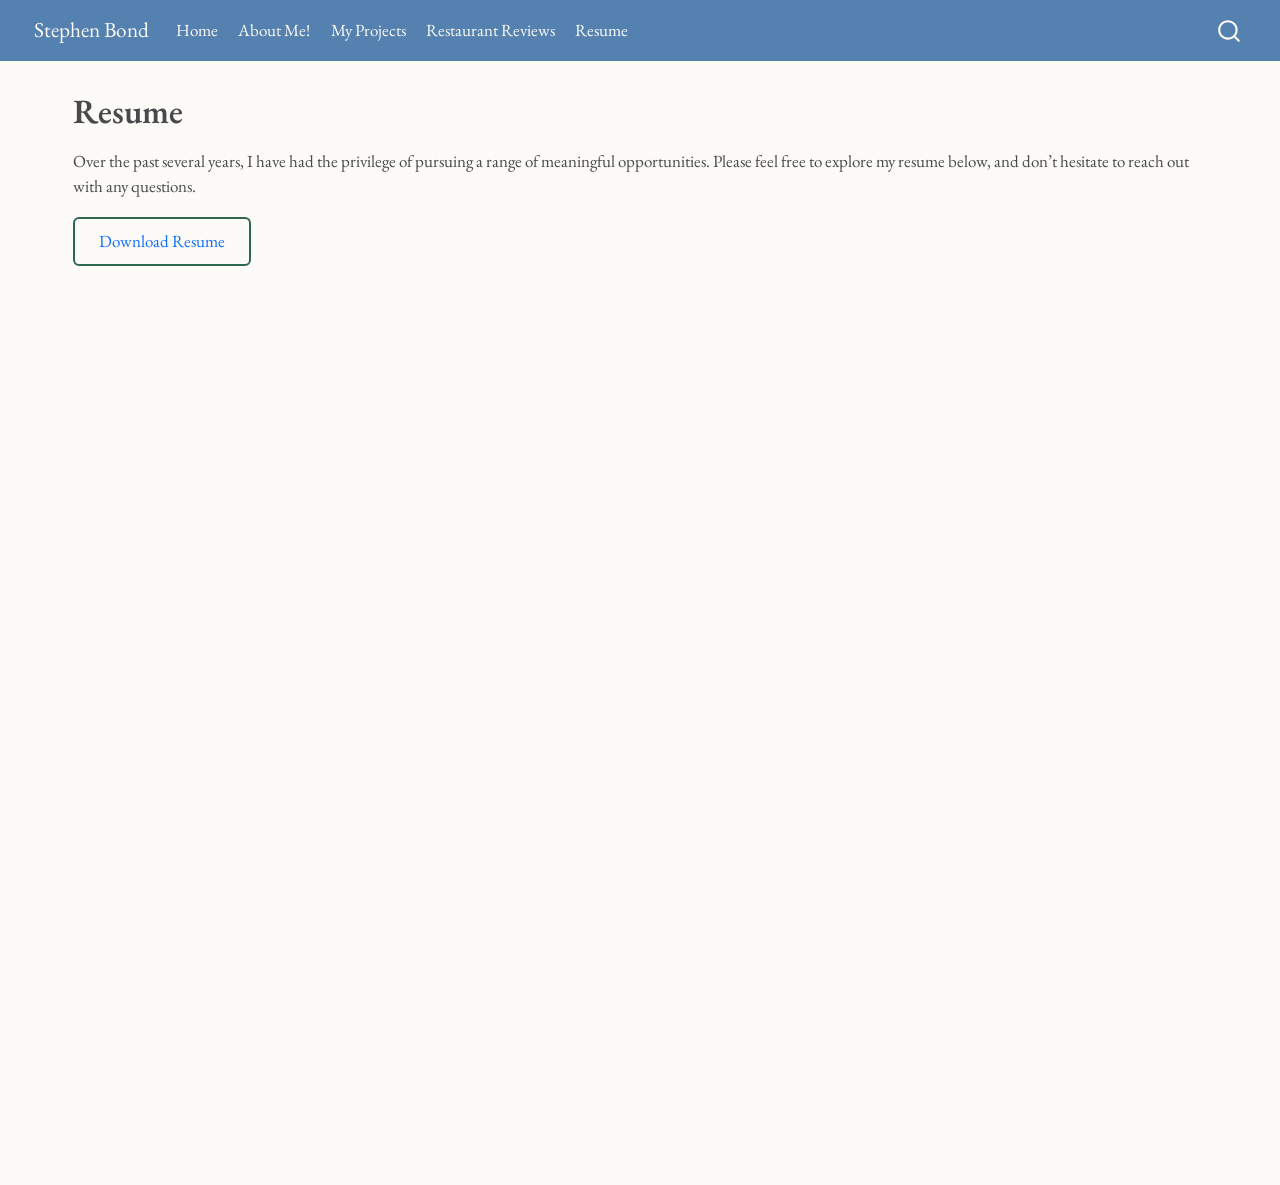
<file: docs/Resume.html>
<!DOCTYPE html>
<html xmlns="http://www.w3.org/1999/xhtml" lang="en" xml:lang="en"><head>

<meta charset="utf-8">
<meta name="generator" content="quarto-1.8.25">

<meta name="viewport" content="width=device-width, initial-scale=1.0, user-scalable=yes">


<title>Resume – Stephen Bond</title>
<style>
code{white-space: pre-wrap;}
span.smallcaps{font-variant: small-caps;}
div.columns{display: flex; gap: min(4vw, 1.5em);}
div.column{flex: auto; overflow-x: auto;}
div.hanging-indent{margin-left: 1.5em; text-indent: -1.5em;}
ul.task-list{list-style: none;}
ul.task-list li input[type="checkbox"] {
  width: 0.8em;
  margin: 0 0.8em 0.2em -1em; /* quarto-specific, see https://github.com/quarto-dev/quarto-cli/issues/4556 */ 
  vertical-align: middle;
}
</style>


<script src="site_libs/quarto-nav/quarto-nav.js"></script>
<script src="site_libs/quarto-nav/headroom.min.js"></script>
<script src="site_libs/clipboard/clipboard.min.js"></script>
<script src="site_libs/quarto-search/autocomplete.umd.js"></script>
<script src="site_libs/quarto-search/fuse.min.js"></script>
<script src="site_libs/quarto-search/quarto-search.js"></script>
<meta name="quarto:offset" content="./">
<script src="site_libs/quarto-html/quarto.js" type="module"></script>
<script src="site_libs/quarto-html/tabsets/tabsets.js" type="module"></script>
<script src="site_libs/quarto-html/axe/axe-check.js" type="module"></script>
<script src="site_libs/quarto-html/popper.min.js"></script>
<script src="site_libs/quarto-html/tippy.umd.min.js"></script>
<script src="site_libs/quarto-html/anchor.min.js"></script>
<link href="site_libs/quarto-html/tippy.css" rel="stylesheet">
<link href="site_libs/quarto-html/quarto-syntax-highlighting-7b89279ff1a6dce999919e0e67d4d9ec.css" rel="stylesheet" id="quarto-text-highlighting-styles">
<script src="site_libs/bootstrap/bootstrap.min.js"></script>
<link href="site_libs/bootstrap/bootstrap-icons.css" rel="stylesheet">
<link href="site_libs/bootstrap/bootstrap-efd4176ee5ceb7a8cacd0ef2fca1151c.min.css" rel="stylesheet" append-hash="true" id="quarto-bootstrap" data-mode="light">
<script id="quarto-search-options" type="application/json">{
  "location": "navbar",
  "copy-button": false,
  "collapse-after": 3,
  "panel-placement": "end",
  "type": "overlay",
  "limit": 50,
  "keyboard-shortcut": [
    "f",
    "/",
    "s"
  ],
  "show-item-context": false,
  "language": {
    "search-no-results-text": "No results",
    "search-matching-documents-text": "matching documents",
    "search-copy-link-title": "Copy link to search",
    "search-hide-matches-text": "Hide additional matches",
    "search-more-match-text": "more match in this document",
    "search-more-matches-text": "more matches in this document",
    "search-clear-button-title": "Clear",
    "search-text-placeholder": "",
    "search-detached-cancel-button-title": "Cancel",
    "search-submit-button-title": "Submit",
    "search-label": "Search"
  }
}</script>


<link rel="stylesheet" href="styles.scss">
</head>

<body class="nav-fixed quarto-light">

<div id="quarto-search-results"></div>
  <header id="quarto-header" class="headroom fixed-top">
    <nav class="navbar navbar-expand-lg " data-bs-theme="dark">
      <div class="navbar-container container-fluid">
      <div class="navbar-brand-container mx-auto">
    <a href="./index.html" class="navbar-brand navbar-brand-logo">
    </a>
    <a class="navbar-brand" href="./index.html">
    <span class="navbar-title">Stephen Bond</span>
    </a>
  </div>
            <div id="quarto-search" class="" title="Search"></div>
          <button class="navbar-toggler" type="button" data-bs-toggle="collapse" data-bs-target="#navbarCollapse" aria-controls="navbarCollapse" role="menu" aria-expanded="false" aria-label="Toggle navigation" onclick="if (window.quartoToggleHeadroom) { window.quartoToggleHeadroom(); }">
  <span class="navbar-toggler-icon"></span>
</button>
          <div class="collapse navbar-collapse" id="navbarCollapse">
            <ul class="navbar-nav navbar-nav-scroll me-auto">
  <li class="nav-item">
    <a class="nav-link" href="./index.html"> 
<span class="menu-text">Home</span></a>
  </li>  
  <li class="nav-item">
    <a class="nav-link" href="./about.html"> 
<span class="menu-text">About Me!</span></a>
  </li>  
  <li class="nav-item">
    <a class="nav-link" href="./Projects.html"> 
<span class="menu-text">My Projects</span></a>
  </li>  
  <li class="nav-item">
    <a class="nav-link" href="./Reviews.html"> 
<span class="menu-text">Restaurant Reviews</span></a>
  </li>  
  <li class="nav-item">
    <a class="nav-link active" href="./Resume.html" aria-current="page"> 
<span class="menu-text">Resume</span></a>
  </li>  
</ul>
          </div> <!-- /navcollapse -->
            <div class="quarto-navbar-tools">
</div>
      </div> <!-- /container-fluid -->
    </nav>
</header>
<!-- content -->
<div id="quarto-content" class="quarto-container page-columns page-rows-contents page-layout-full page-navbar">
<!-- sidebar -->
<!-- margin-sidebar -->
    <div id="quarto-margin-sidebar" class="sidebar margin-sidebar zindex-bottom">
        
    </div>
<!-- main -->
<main class="content column-page" id="quarto-document-content">

<header id="title-block-header" class="quarto-title-block default">
<div class="quarto-title">
<h1 class="title">Resume</h1>
</div>



<div class="quarto-title-meta column-page">

    
  
    
  </div>
  


</header>


<p>Over the past several years, I have had the privilege of pursuing a range of meaningful opportunities. Please feel free to explore my resume below, and don’t hesitate to reach out with any questions.</p>
<p><a href="Stephen_Bond_Resume.pdf" download="Stephen_Bond_Resume.pdf" style="
  display: inline-block;
  padding: 10px 24px;
  border: 2px solid #2d6a4f;
  border-radius: 6px;
  color: styles.css;
  text-decoration: none;
  font-size: 1rem;
">Download Resume</a></p>
<iframe src="Stephen_Bond_Resume.pdf" width="100%" height="800px">
</iframe>



</main> <!-- /main -->
<script id="quarto-html-after-body" type="application/javascript">
  window.document.addEventListener("DOMContentLoaded", function (event) {
    const icon = "";
    const anchorJS = new window.AnchorJS();
    anchorJS.options = {
      placement: 'right',
      icon: icon
    };
    anchorJS.add('.anchored');
    const isCodeAnnotation = (el) => {
      for (const clz of el.classList) {
        if (clz.startsWith('code-annotation-')) {                     
          return true;
        }
      }
      return false;
    }
    const onCopySuccess = function(e) {
      // button target
      const button = e.trigger;
      // don't keep focus
      button.blur();
      // flash "checked"
      button.classList.add('code-copy-button-checked');
      var currentTitle = button.getAttribute("title");
      button.setAttribute("title", "Copied!");
      let tooltip;
      if (window.bootstrap) {
        button.setAttribute("data-bs-toggle", "tooltip");
        button.setAttribute("data-bs-placement", "left");
        button.setAttribute("data-bs-title", "Copied!");
        tooltip = new bootstrap.Tooltip(button, 
          { trigger: "manual", 
            customClass: "code-copy-button-tooltip",
            offset: [0, -8]});
        tooltip.show();    
      }
      setTimeout(function() {
        if (tooltip) {
          tooltip.hide();
          button.removeAttribute("data-bs-title");
          button.removeAttribute("data-bs-toggle");
          button.removeAttribute("data-bs-placement");
        }
        button.setAttribute("title", currentTitle);
        button.classList.remove('code-copy-button-checked');
      }, 1000);
      // clear code selection
      e.clearSelection();
    }
    const getTextToCopy = function(trigger) {
      const outerScaffold = trigger.parentElement.cloneNode(true);
      const codeEl = outerScaffold.querySelector('code');
      for (const childEl of codeEl.children) {
        if (isCodeAnnotation(childEl)) {
          childEl.remove();
        }
      }
      return codeEl.innerText;
    }
    const clipboard = new window.ClipboardJS('.code-copy-button:not([data-in-quarto-modal])', {
      text: getTextToCopy
    });
    clipboard.on('success', onCopySuccess);
    if (window.document.getElementById('quarto-embedded-source-code-modal')) {
      const clipboardModal = new window.ClipboardJS('.code-copy-button[data-in-quarto-modal]', {
        text: getTextToCopy,
        container: window.document.getElementById('quarto-embedded-source-code-modal')
      });
      clipboardModal.on('success', onCopySuccess);
    }
      var localhostRegex = new RegExp(/^(?:http|https):\/\/localhost\:?[0-9]*\//);
      var mailtoRegex = new RegExp(/^mailto:/);
        var filterRegex = new RegExp('/' + window.location.host + '/');
      var isInternal = (href) => {
          return filterRegex.test(href) || localhostRegex.test(href) || mailtoRegex.test(href);
      }
      // Inspect non-navigation links and adorn them if external
     var links = window.document.querySelectorAll('a[href]:not(.nav-link):not(.navbar-brand):not(.toc-action):not(.sidebar-link):not(.sidebar-item-toggle):not(.pagination-link):not(.no-external):not([aria-hidden]):not(.dropdown-item):not(.quarto-navigation-tool):not(.about-link)');
      for (var i=0; i<links.length; i++) {
        const link = links[i];
        if (!isInternal(link.href)) {
          // undo the damage that might have been done by quarto-nav.js in the case of
          // links that we want to consider external
          if (link.dataset.originalHref !== undefined) {
            link.href = link.dataset.originalHref;
          }
        }
      }
    function tippyHover(el, contentFn, onTriggerFn, onUntriggerFn) {
      const config = {
        allowHTML: true,
        maxWidth: 500,
        delay: 100,
        arrow: false,
        appendTo: function(el) {
            return el.parentElement;
        },
        interactive: true,
        interactiveBorder: 10,
        theme: 'quarto',
        placement: 'bottom-start',
      };
      if (contentFn) {
        config.content = contentFn;
      }
      if (onTriggerFn) {
        config.onTrigger = onTriggerFn;
      }
      if (onUntriggerFn) {
        config.onUntrigger = onUntriggerFn;
      }
      window.tippy(el, config); 
    }
    const noterefs = window.document.querySelectorAll('a[role="doc-noteref"]');
    for (var i=0; i<noterefs.length; i++) {
      const ref = noterefs[i];
      tippyHover(ref, function() {
        // use id or data attribute instead here
        let href = ref.getAttribute('data-footnote-href') || ref.getAttribute('href');
        try { href = new URL(href).hash; } catch {}
        const id = href.replace(/^#\/?/, "");
        const note = window.document.getElementById(id);
        if (note) {
          return note.innerHTML;
        } else {
          return "";
        }
      });
    }
    const xrefs = window.document.querySelectorAll('a.quarto-xref');
    const processXRef = (id, note) => {
      // Strip column container classes
      const stripColumnClz = (el) => {
        el.classList.remove("page-full", "page-columns");
        if (el.children) {
          for (const child of el.children) {
            stripColumnClz(child);
          }
        }
      }
      stripColumnClz(note)
      if (id === null || id.startsWith('sec-')) {
        // Special case sections, only their first couple elements
        const container = document.createElement("div");
        if (note.children && note.children.length > 2) {
          container.appendChild(note.children[0].cloneNode(true));
          for (let i = 1; i < note.children.length; i++) {
            const child = note.children[i];
            if (child.tagName === "P" && child.innerText === "") {
              continue;
            } else {
              container.appendChild(child.cloneNode(true));
              break;
            }
          }
          if (window.Quarto?.typesetMath) {
            window.Quarto.typesetMath(container);
          }
          return container.innerHTML
        } else {
          if (window.Quarto?.typesetMath) {
            window.Quarto.typesetMath(note);
          }
          return note.innerHTML;
        }
      } else {
        // Remove any anchor links if they are present
        const anchorLink = note.querySelector('a.anchorjs-link');
        if (anchorLink) {
          anchorLink.remove();
        }
        if (window.Quarto?.typesetMath) {
          window.Quarto.typesetMath(note);
        }
        if (note.classList.contains("callout")) {
          return note.outerHTML;
        } else {
          return note.innerHTML;
        }
      }
    }
    for (var i=0; i<xrefs.length; i++) {
      const xref = xrefs[i];
      tippyHover(xref, undefined, function(instance) {
        instance.disable();
        let url = xref.getAttribute('href');
        let hash = undefined; 
        if (url.startsWith('#')) {
          hash = url;
        } else {
          try { hash = new URL(url).hash; } catch {}
        }
        if (hash) {
          const id = hash.replace(/^#\/?/, "");
          const note = window.document.getElementById(id);
          if (note !== null) {
            try {
              const html = processXRef(id, note.cloneNode(true));
              instance.setContent(html);
            } finally {
              instance.enable();
              instance.show();
            }
          } else {
            // See if we can fetch this
            fetch(url.split('#')[0])
            .then(res => res.text())
            .then(html => {
              const parser = new DOMParser();
              const htmlDoc = parser.parseFromString(html, "text/html");
              const note = htmlDoc.getElementById(id);
              if (note !== null) {
                const html = processXRef(id, note);
                instance.setContent(html);
              } 
            }).finally(() => {
              instance.enable();
              instance.show();
            });
          }
        } else {
          // See if we can fetch a full url (with no hash to target)
          // This is a special case and we should probably do some content thinning / targeting
          fetch(url)
          .then(res => res.text())
          .then(html => {
            const parser = new DOMParser();
            const htmlDoc = parser.parseFromString(html, "text/html");
            const note = htmlDoc.querySelector('main.content');
            if (note !== null) {
              // This should only happen for chapter cross references
              // (since there is no id in the URL)
              // remove the first header
              if (note.children.length > 0 && note.children[0].tagName === "HEADER") {
                note.children[0].remove();
              }
              const html = processXRef(null, note);
              instance.setContent(html);
            } 
          }).finally(() => {
            instance.enable();
            instance.show();
          });
        }
      }, function(instance) {
      });
    }
        let selectedAnnoteEl;
        const selectorForAnnotation = ( cell, annotation) => {
          let cellAttr = 'data-code-cell="' + cell + '"';
          let lineAttr = 'data-code-annotation="' +  annotation + '"';
          const selector = 'span[' + cellAttr + '][' + lineAttr + ']';
          return selector;
        }
        const selectCodeLines = (annoteEl) => {
          const doc = window.document;
          const targetCell = annoteEl.getAttribute("data-target-cell");
          const targetAnnotation = annoteEl.getAttribute("data-target-annotation");
          const annoteSpan = window.document.querySelector(selectorForAnnotation(targetCell, targetAnnotation));
          const lines = annoteSpan.getAttribute("data-code-lines").split(",");
          const lineIds = lines.map((line) => {
            return targetCell + "-" + line;
          })
          let top = null;
          let height = null;
          let parent = null;
          if (lineIds.length > 0) {
              //compute the position of the single el (top and bottom and make a div)
              const el = window.document.getElementById(lineIds[0]);
              top = el.offsetTop;
              height = el.offsetHeight;
              parent = el.parentElement.parentElement;
            if (lineIds.length > 1) {
              const lastEl = window.document.getElementById(lineIds[lineIds.length - 1]);
              const bottom = lastEl.offsetTop + lastEl.offsetHeight;
              height = bottom - top;
            }
            if (top !== null && height !== null && parent !== null) {
              // cook up a div (if necessary) and position it 
              let div = window.document.getElementById("code-annotation-line-highlight");
              if (div === null) {
                div = window.document.createElement("div");
                div.setAttribute("id", "code-annotation-line-highlight");
                div.style.position = 'absolute';
                parent.appendChild(div);
              }
              div.style.top = top - 2 + "px";
              div.style.height = height + 4 + "px";
              div.style.left = 0;
              let gutterDiv = window.document.getElementById("code-annotation-line-highlight-gutter");
              if (gutterDiv === null) {
                gutterDiv = window.document.createElement("div");
                gutterDiv.setAttribute("id", "code-annotation-line-highlight-gutter");
                gutterDiv.style.position = 'absolute';
                const codeCell = window.document.getElementById(targetCell);
                const gutter = codeCell.querySelector('.code-annotation-gutter');
                gutter.appendChild(gutterDiv);
              }
              gutterDiv.style.top = top - 2 + "px";
              gutterDiv.style.height = height + 4 + "px";
            }
            selectedAnnoteEl = annoteEl;
          }
        };
        const unselectCodeLines = () => {
          const elementsIds = ["code-annotation-line-highlight", "code-annotation-line-highlight-gutter"];
          elementsIds.forEach((elId) => {
            const div = window.document.getElementById(elId);
            if (div) {
              div.remove();
            }
          });
          selectedAnnoteEl = undefined;
        };
          // Handle positioning of the toggle
      window.addEventListener(
        "resize",
        throttle(() => {
          elRect = undefined;
          if (selectedAnnoteEl) {
            selectCodeLines(selectedAnnoteEl);
          }
        }, 10)
      );
      function throttle(fn, ms) {
      let throttle = false;
      let timer;
        return (...args) => {
          if(!throttle) { // first call gets through
              fn.apply(this, args);
              throttle = true;
          } else { // all the others get throttled
              if(timer) clearTimeout(timer); // cancel #2
              timer = setTimeout(() => {
                fn.apply(this, args);
                timer = throttle = false;
              }, ms);
          }
        };
      }
        // Attach click handler to the DT
        const annoteDls = window.document.querySelectorAll('dt[data-target-cell]');
        for (const annoteDlNode of annoteDls) {
          annoteDlNode.addEventListener('click', (event) => {
            const clickedEl = event.target;
            if (clickedEl !== selectedAnnoteEl) {
              unselectCodeLines();
              const activeEl = window.document.querySelector('dt[data-target-cell].code-annotation-active');
              if (activeEl) {
                activeEl.classList.remove('code-annotation-active');
              }
              selectCodeLines(clickedEl);
              clickedEl.classList.add('code-annotation-active');
            } else {
              // Unselect the line
              unselectCodeLines();
              clickedEl.classList.remove('code-annotation-active');
            }
          });
        }
    const findCites = (el) => {
      const parentEl = el.parentElement;
      if (parentEl) {
        const cites = parentEl.dataset.cites;
        if (cites) {
          return {
            el,
            cites: cites.split(' ')
          };
        } else {
          return findCites(el.parentElement)
        }
      } else {
        return undefined;
      }
    };
    var bibliorefs = window.document.querySelectorAll('a[role="doc-biblioref"]');
    for (var i=0; i<bibliorefs.length; i++) {
      const ref = bibliorefs[i];
      const citeInfo = findCites(ref);
      if (citeInfo) {
        tippyHover(citeInfo.el, function() {
          var popup = window.document.createElement('div');
          citeInfo.cites.forEach(function(cite) {
            var citeDiv = window.document.createElement('div');
            citeDiv.classList.add('hanging-indent');
            citeDiv.classList.add('csl-entry');
            var biblioDiv = window.document.getElementById('ref-' + cite);
            if (biblioDiv) {
              citeDiv.innerHTML = biblioDiv.innerHTML;
            }
            popup.appendChild(citeDiv);
          });
          return popup.innerHTML;
        });
      }
    }
  });
  </script>
</div> <!-- /content -->




</body></html>
</file>
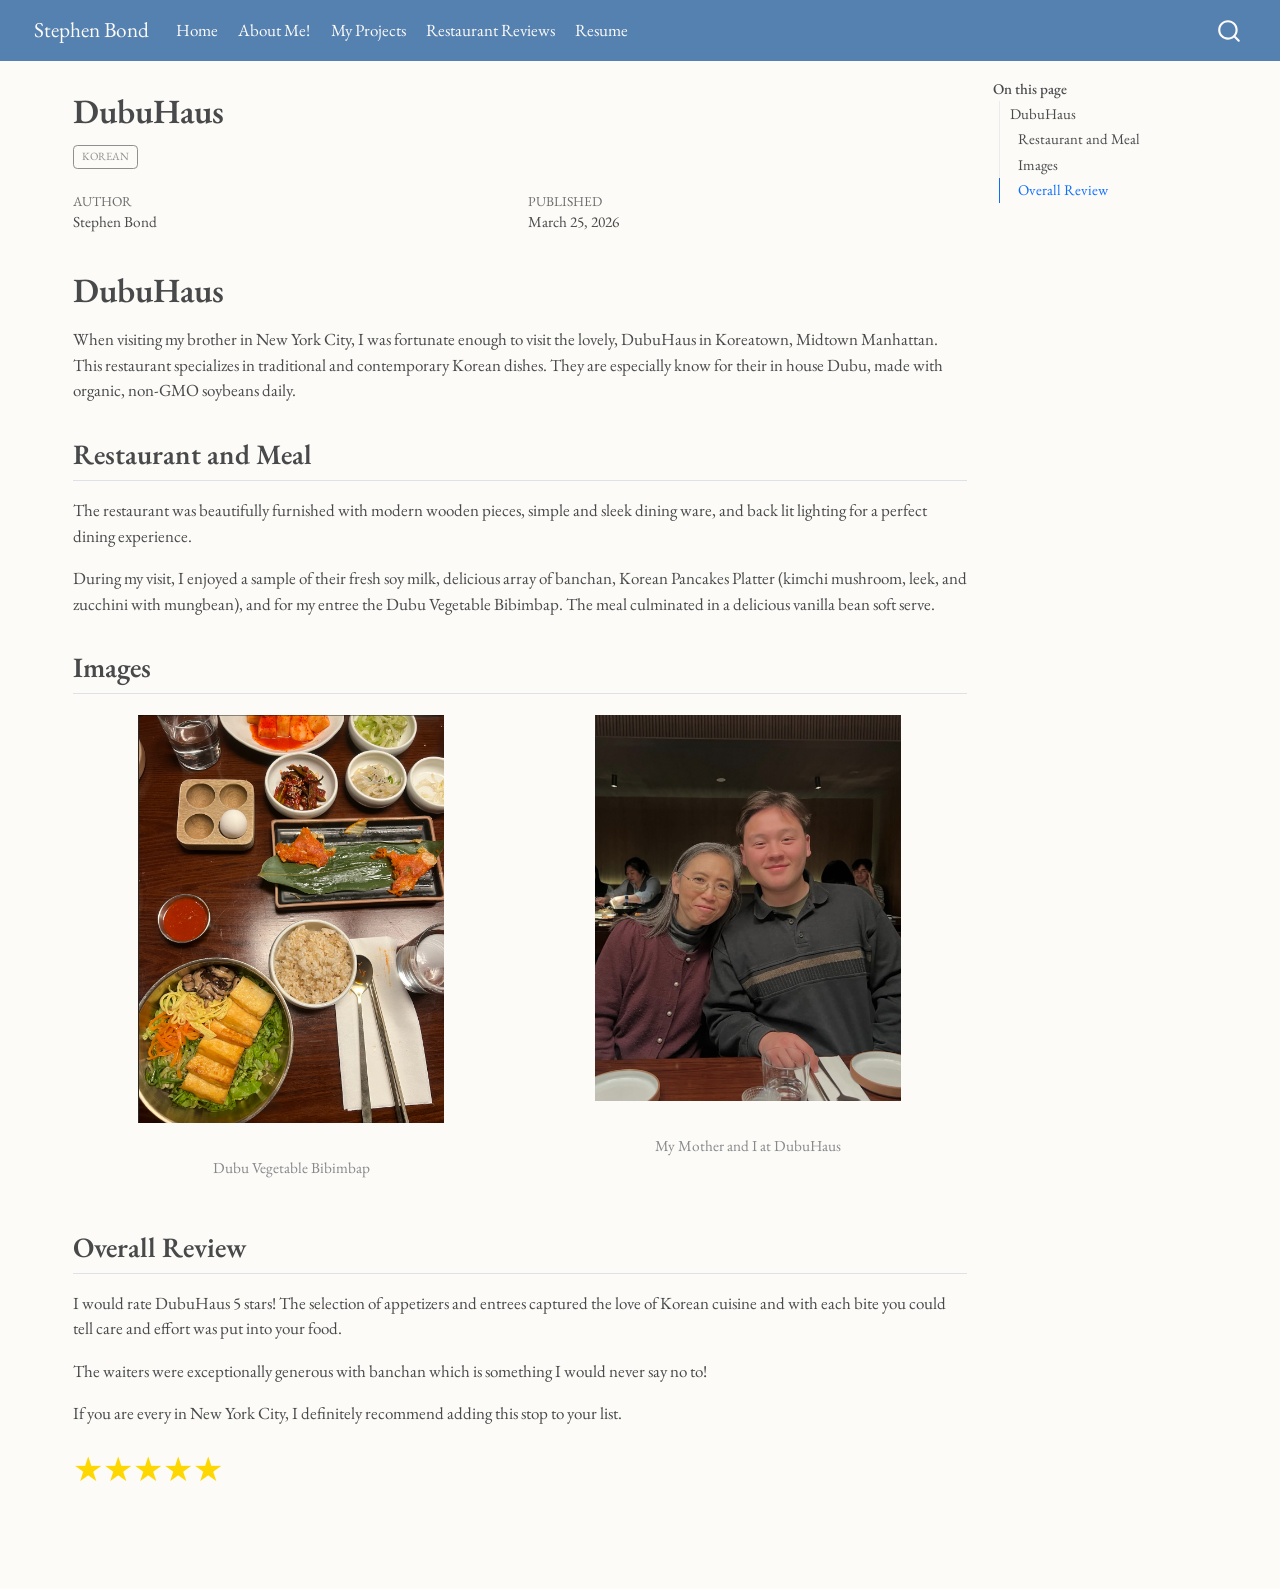
<file: docs/Reviews/Hangawi/DubuHaus.html>
<!DOCTYPE html>
<html xmlns="http://www.w3.org/1999/xhtml" lang="en" xml:lang="en"><head>

<meta charset="utf-8">
<meta name="generator" content="quarto-1.8.25">

<meta name="viewport" content="width=device-width, initial-scale=1.0, user-scalable=yes">

<meta name="author" content="Stephen Bond">
<meta name="dcterms.date" content="2026-03-25">

<title>DubuHaus – Stephen Bond</title>
<style>
code{white-space: pre-wrap;}
span.smallcaps{font-variant: small-caps;}
div.columns{display: flex; gap: min(4vw, 1.5em);}
div.column{flex: auto; overflow-x: auto;}
div.hanging-indent{margin-left: 1.5em; text-indent: -1.5em;}
ul.task-list{list-style: none;}
ul.task-list li input[type="checkbox"] {
  width: 0.8em;
  margin: 0 0.8em 0.2em -1em; /* quarto-specific, see https://github.com/quarto-dev/quarto-cli/issues/4556 */ 
  vertical-align: middle;
}
</style>


<script src="../../site_libs/quarto-nav/quarto-nav.js"></script>
<script src="../../site_libs/quarto-nav/headroom.min.js"></script>
<script src="../../site_libs/clipboard/clipboard.min.js"></script>
<script src="../../site_libs/quarto-search/autocomplete.umd.js"></script>
<script src="../../site_libs/quarto-search/fuse.min.js"></script>
<script src="../../site_libs/quarto-search/quarto-search.js"></script>
<meta name="quarto:offset" content="../../">
<script src="../../site_libs/quarto-html/quarto.js" type="module"></script>
<script src="../../site_libs/quarto-html/tabsets/tabsets.js" type="module"></script>
<script src="../../site_libs/quarto-html/axe/axe-check.js" type="module"></script>
<script src="../../site_libs/quarto-html/popper.min.js"></script>
<script src="../../site_libs/quarto-html/tippy.umd.min.js"></script>
<script src="../../site_libs/quarto-html/anchor.min.js"></script>
<link href="../../site_libs/quarto-html/tippy.css" rel="stylesheet">
<link href="../../site_libs/quarto-html/quarto-syntax-highlighting-7b89279ff1a6dce999919e0e67d4d9ec.css" rel="stylesheet" id="quarto-text-highlighting-styles">
<script src="../../site_libs/bootstrap/bootstrap.min.js"></script>
<link href="../../site_libs/bootstrap/bootstrap-icons.css" rel="stylesheet">
<link href="../../site_libs/bootstrap/bootstrap-efd4176ee5ceb7a8cacd0ef2fca1151c.min.css" rel="stylesheet" append-hash="true" id="quarto-bootstrap" data-mode="light">
<script src="../../site_libs/quarto-contrib/glightbox/glightbox.min.js"></script>
<link href="../../site_libs/quarto-contrib/glightbox/glightbox.min.css" rel="stylesheet">
<link href="../../site_libs/quarto-contrib/glightbox/lightbox.css" rel="stylesheet">
<script id="quarto-search-options" type="application/json">{
  "location": "navbar",
  "copy-button": false,
  "collapse-after": 3,
  "panel-placement": "end",
  "type": "overlay",
  "limit": 50,
  "keyboard-shortcut": [
    "f",
    "/",
    "s"
  ],
  "show-item-context": false,
  "language": {
    "search-no-results-text": "No results",
    "search-matching-documents-text": "matching documents",
    "search-copy-link-title": "Copy link to search",
    "search-hide-matches-text": "Hide additional matches",
    "search-more-match-text": "more match in this document",
    "search-more-matches-text": "more matches in this document",
    "search-clear-button-title": "Clear",
    "search-text-placeholder": "",
    "search-detached-cancel-button-title": "Cancel",
    "search-submit-button-title": "Submit",
    "search-label": "Search"
  }
}</script>


<link rel="stylesheet" href="../../styles.scss">
</head>

<body class="nav-fixed quarto-light">

<div id="quarto-search-results"></div>
  <header id="quarto-header" class="headroom fixed-top">
    <nav class="navbar navbar-expand-lg " data-bs-theme="dark">
      <div class="navbar-container container-fluid">
      <div class="navbar-brand-container mx-auto">
    <a href="../../index.html" class="navbar-brand navbar-brand-logo">
    </a>
    <a class="navbar-brand" href="../../index.html">
    <span class="navbar-title">Stephen Bond</span>
    </a>
  </div>
            <div id="quarto-search" class="" title="Search"></div>
          <button class="navbar-toggler" type="button" data-bs-toggle="collapse" data-bs-target="#navbarCollapse" aria-controls="navbarCollapse" role="menu" aria-expanded="false" aria-label="Toggle navigation" onclick="if (window.quartoToggleHeadroom) { window.quartoToggleHeadroom(); }">
  <span class="navbar-toggler-icon"></span>
</button>
          <div class="collapse navbar-collapse" id="navbarCollapse">
            <ul class="navbar-nav navbar-nav-scroll me-auto">
  <li class="nav-item">
    <a class="nav-link" href="../../index.html"> 
<span class="menu-text">Home</span></a>
  </li>  
  <li class="nav-item">
    <a class="nav-link" href="../../about.html"> 
<span class="menu-text">About Me!</span></a>
  </li>  
  <li class="nav-item">
    <a class="nav-link" href="../../Projects.html"> 
<span class="menu-text">My Projects</span></a>
  </li>  
  <li class="nav-item">
    <a class="nav-link" href="../../Reviews.html"> 
<span class="menu-text">Restaurant Reviews</span></a>
  </li>  
  <li class="nav-item">
    <a class="nav-link" href="../../Resume.html"> 
<span class="menu-text">Resume</span></a>
  </li>  
</ul>
          </div> <!-- /navcollapse -->
            <div class="quarto-navbar-tools">
</div>
      </div> <!-- /container-fluid -->
    </nav>
</header>
<!-- content -->
<div id="quarto-content" class="quarto-container page-columns page-rows-contents page-layout-full page-navbar">
<!-- sidebar -->
<!-- margin-sidebar -->
    <div id="quarto-margin-sidebar" class="sidebar margin-sidebar">
        <nav id="TOC" role="doc-toc" class="toc-active">
    <h2 id="toc-title">On this page</h2>
   
  <ul>
  <li><a href="#dubuhaus" id="toc-dubuhaus" class="nav-link active" data-scroll-target="#dubuhaus">DubuHaus</a>
  <ul class="collapse">
  <li><a href="#restaurant-and-meal" id="toc-restaurant-and-meal" class="nav-link" data-scroll-target="#restaurant-and-meal">Restaurant and Meal</a></li>
  <li><a href="#images" id="toc-images" class="nav-link" data-scroll-target="#images">Images</a></li>
  <li><a href="#overall-review" id="toc-overall-review" class="nav-link" data-scroll-target="#overall-review">Overall Review</a></li>
  </ul></li>
  </ul>
</nav>
    </div>
<!-- main -->
<main class="content column-page-left" id="quarto-document-content">

<header id="title-block-header" class="quarto-title-block default">
<div class="quarto-title">
<h1 class="title">DubuHaus</h1>
  <div class="quarto-categories">
    <div class="quarto-category">Korean</div>
  </div>
  </div>



<div class="quarto-title-meta column-page-left">

    <div>
    <div class="quarto-title-meta-heading">Author</div>
    <div class="quarto-title-meta-contents">
             <p>Stephen Bond </p>
          </div>
  </div>
    
    <div>
    <div class="quarto-title-meta-heading">Published</div>
    <div class="quarto-title-meta-contents">
      <p class="date">March 25, 2026</p>
    </div>
  </div>
  
    
  </div>
  


</header>


<section id="dubuhaus" class="level1">
<h1>DubuHaus</h1>
<p>When visiting my brother in New York City, I was fortunate enough to visit the lovely, DubuHaus in Koreatown, Midtown Manhattan. This restaurant specializes in traditional and contemporary Korean dishes. They are especially know for their in house Dubu, made with organic, non-GMO soybeans daily.</p>
<section id="restaurant-and-meal" class="level2">
<h2 class="anchored" data-anchor-id="restaurant-and-meal">Restaurant and Meal</h2>
<p>The restaurant was beautifully furnished with modern wooden pieces, simple and sleek dining ware, and back lit lighting for a perfect dining experience.</p>
<p>During my visit, I enjoyed a sample of their fresh soy milk, delicious array of banchan, Korean Pancakes Platter (kimchi mushroom, leek, and zucchini with mungbean), and for my entree the Dubu Vegetable Bibimbap. The meal culminated in a delicious vanilla bean soft serve.</p>
</section>
<section id="images" class="level2">
<h2 class="anchored" data-anchor-id="images">Images</h2>
<div class="quarto-layout-panel" data-layout-nrow="1">
<div class="quarto-layout-row">
<div class="quarto-layout-cell" style="flex-basis: 50.0%;justify-content: flex-start;">
<div class="quarto-figure quarto-figure-center">
<figure class="figure">
<div class="quarto-figure quarto-figure-center">
<figure class="figure">
<p><a href="meal.png" class="lightbox" data-gallery="DubuHaus" title="Dubu Vegetable Bibimbap"><img src="meal.png" class="img-fluid quarto-figure quarto-figure-center figure-img" style="width:70.0%" alt="Dubu Vegetable Bibimbap"></a></p>
</figure>
</div>
<figcaption>Dubu Vegetable Bibimbap</figcaption>
</figure>
</div>
</div>
<div class="quarto-layout-cell" style="flex-basis: 50.0%;justify-content: flex-start;">
<div class="quarto-figure quarto-figure-center">
<figure class="figure">
<div class="quarto-figure quarto-figure-center">
<figure class="figure">
<p><a href="Mom and I.jpg" class="lightbox" data-gallery="DubuHaus" title="My Mother and I at DubuHaus"><img src="Mom and I.jpg" class="img-fluid quarto-figure quarto-figure-center figure-img" style="width:70.0%" alt="My Mother and I at DubuHaus"></a></p>
</figure>
</div>
<figcaption>My Mother and I at DubuHaus</figcaption>
</figure>
</div>
</div>
</div>
</div>
</section>
<section id="overall-review" class="level2">
<h2 class="anchored" data-anchor-id="overall-review">Overall Review</h2>
<p>I would rate DubuHaus 5 stars! The selection of appetizers and entrees captured the love of Korean cuisine and with each bite you could tell care and effort was put into your food.</p>
<p>The waiters were exceptionally generous with banchan which is something I would never say no to!</p>
<p>If you are every in New York City, I definitely recommend adding this stop to your list.</p>
<div style="color: gold; font-size: 2em;">
<p>★★★★★</p>
</div>


</section>
</section>

</main> <!-- /main -->
<script id="quarto-html-after-body" type="application/javascript">
  window.document.addEventListener("DOMContentLoaded", function (event) {
    const icon = "";
    const anchorJS = new window.AnchorJS();
    anchorJS.options = {
      placement: 'right',
      icon: icon
    };
    anchorJS.add('.anchored');
    const isCodeAnnotation = (el) => {
      for (const clz of el.classList) {
        if (clz.startsWith('code-annotation-')) {                     
          return true;
        }
      }
      return false;
    }
    const onCopySuccess = function(e) {
      // button target
      const button = e.trigger;
      // don't keep focus
      button.blur();
      // flash "checked"
      button.classList.add('code-copy-button-checked');
      var currentTitle = button.getAttribute("title");
      button.setAttribute("title", "Copied!");
      let tooltip;
      if (window.bootstrap) {
        button.setAttribute("data-bs-toggle", "tooltip");
        button.setAttribute("data-bs-placement", "left");
        button.setAttribute("data-bs-title", "Copied!");
        tooltip = new bootstrap.Tooltip(button, 
          { trigger: "manual", 
            customClass: "code-copy-button-tooltip",
            offset: [0, -8]});
        tooltip.show();    
      }
      setTimeout(function() {
        if (tooltip) {
          tooltip.hide();
          button.removeAttribute("data-bs-title");
          button.removeAttribute("data-bs-toggle");
          button.removeAttribute("data-bs-placement");
        }
        button.setAttribute("title", currentTitle);
        button.classList.remove('code-copy-button-checked');
      }, 1000);
      // clear code selection
      e.clearSelection();
    }
    const getTextToCopy = function(trigger) {
      const outerScaffold = trigger.parentElement.cloneNode(true);
      const codeEl = outerScaffold.querySelector('code');
      for (const childEl of codeEl.children) {
        if (isCodeAnnotation(childEl)) {
          childEl.remove();
        }
      }
      return codeEl.innerText;
    }
    const clipboard = new window.ClipboardJS('.code-copy-button:not([data-in-quarto-modal])', {
      text: getTextToCopy
    });
    clipboard.on('success', onCopySuccess);
    if (window.document.getElementById('quarto-embedded-source-code-modal')) {
      const clipboardModal = new window.ClipboardJS('.code-copy-button[data-in-quarto-modal]', {
        text: getTextToCopy,
        container: window.document.getElementById('quarto-embedded-source-code-modal')
      });
      clipboardModal.on('success', onCopySuccess);
    }
      var localhostRegex = new RegExp(/^(?:http|https):\/\/localhost\:?[0-9]*\//);
      var mailtoRegex = new RegExp(/^mailto:/);
        var filterRegex = new RegExp('/' + window.location.host + '/');
      var isInternal = (href) => {
          return filterRegex.test(href) || localhostRegex.test(href) || mailtoRegex.test(href);
      }
      // Inspect non-navigation links and adorn them if external
     var links = window.document.querySelectorAll('a[href]:not(.nav-link):not(.navbar-brand):not(.toc-action):not(.sidebar-link):not(.sidebar-item-toggle):not(.pagination-link):not(.no-external):not([aria-hidden]):not(.dropdown-item):not(.quarto-navigation-tool):not(.about-link)');
      for (var i=0; i<links.length; i++) {
        const link = links[i];
        if (!isInternal(link.href)) {
          // undo the damage that might have been done by quarto-nav.js in the case of
          // links that we want to consider external
          if (link.dataset.originalHref !== undefined) {
            link.href = link.dataset.originalHref;
          }
        }
      }
    function tippyHover(el, contentFn, onTriggerFn, onUntriggerFn) {
      const config = {
        allowHTML: true,
        maxWidth: 500,
        delay: 100,
        arrow: false,
        appendTo: function(el) {
            return el.parentElement;
        },
        interactive: true,
        interactiveBorder: 10,
        theme: 'quarto',
        placement: 'bottom-start',
      };
      if (contentFn) {
        config.content = contentFn;
      }
      if (onTriggerFn) {
        config.onTrigger = onTriggerFn;
      }
      if (onUntriggerFn) {
        config.onUntrigger = onUntriggerFn;
      }
      window.tippy(el, config); 
    }
    const noterefs = window.document.querySelectorAll('a[role="doc-noteref"]');
    for (var i=0; i<noterefs.length; i++) {
      const ref = noterefs[i];
      tippyHover(ref, function() {
        // use id or data attribute instead here
        let href = ref.getAttribute('data-footnote-href') || ref.getAttribute('href');
        try { href = new URL(href).hash; } catch {}
        const id = href.replace(/^#\/?/, "");
        const note = window.document.getElementById(id);
        if (note) {
          return note.innerHTML;
        } else {
          return "";
        }
      });
    }
    const xrefs = window.document.querySelectorAll('a.quarto-xref');
    const processXRef = (id, note) => {
      // Strip column container classes
      const stripColumnClz = (el) => {
        el.classList.remove("page-full", "page-columns");
        if (el.children) {
          for (const child of el.children) {
            stripColumnClz(child);
          }
        }
      }
      stripColumnClz(note)
      if (id === null || id.startsWith('sec-')) {
        // Special case sections, only their first couple elements
        const container = document.createElement("div");
        if (note.children && note.children.length > 2) {
          container.appendChild(note.children[0].cloneNode(true));
          for (let i = 1; i < note.children.length; i++) {
            const child = note.children[i];
            if (child.tagName === "P" && child.innerText === "") {
              continue;
            } else {
              container.appendChild(child.cloneNode(true));
              break;
            }
          }
          if (window.Quarto?.typesetMath) {
            window.Quarto.typesetMath(container);
          }
          return container.innerHTML
        } else {
          if (window.Quarto?.typesetMath) {
            window.Quarto.typesetMath(note);
          }
          return note.innerHTML;
        }
      } else {
        // Remove any anchor links if they are present
        const anchorLink = note.querySelector('a.anchorjs-link');
        if (anchorLink) {
          anchorLink.remove();
        }
        if (window.Quarto?.typesetMath) {
          window.Quarto.typesetMath(note);
        }
        if (note.classList.contains("callout")) {
          return note.outerHTML;
        } else {
          return note.innerHTML;
        }
      }
    }
    for (var i=0; i<xrefs.length; i++) {
      const xref = xrefs[i];
      tippyHover(xref, undefined, function(instance) {
        instance.disable();
        let url = xref.getAttribute('href');
        let hash = undefined; 
        if (url.startsWith('#')) {
          hash = url;
        } else {
          try { hash = new URL(url).hash; } catch {}
        }
        if (hash) {
          const id = hash.replace(/^#\/?/, "");
          const note = window.document.getElementById(id);
          if (note !== null) {
            try {
              const html = processXRef(id, note.cloneNode(true));
              instance.setContent(html);
            } finally {
              instance.enable();
              instance.show();
            }
          } else {
            // See if we can fetch this
            fetch(url.split('#')[0])
            .then(res => res.text())
            .then(html => {
              const parser = new DOMParser();
              const htmlDoc = parser.parseFromString(html, "text/html");
              const note = htmlDoc.getElementById(id);
              if (note !== null) {
                const html = processXRef(id, note);
                instance.setContent(html);
              } 
            }).finally(() => {
              instance.enable();
              instance.show();
            });
          }
        } else {
          // See if we can fetch a full url (with no hash to target)
          // This is a special case and we should probably do some content thinning / targeting
          fetch(url)
          .then(res => res.text())
          .then(html => {
            const parser = new DOMParser();
            const htmlDoc = parser.parseFromString(html, "text/html");
            const note = htmlDoc.querySelector('main.content');
            if (note !== null) {
              // This should only happen for chapter cross references
              // (since there is no id in the URL)
              // remove the first header
              if (note.children.length > 0 && note.children[0].tagName === "HEADER") {
                note.children[0].remove();
              }
              const html = processXRef(null, note);
              instance.setContent(html);
            } 
          }).finally(() => {
            instance.enable();
            instance.show();
          });
        }
      }, function(instance) {
      });
    }
        let selectedAnnoteEl;
        const selectorForAnnotation = ( cell, annotation) => {
          let cellAttr = 'data-code-cell="' + cell + '"';
          let lineAttr = 'data-code-annotation="' +  annotation + '"';
          const selector = 'span[' + cellAttr + '][' + lineAttr + ']';
          return selector;
        }
        const selectCodeLines = (annoteEl) => {
          const doc = window.document;
          const targetCell = annoteEl.getAttribute("data-target-cell");
          const targetAnnotation = annoteEl.getAttribute("data-target-annotation");
          const annoteSpan = window.document.querySelector(selectorForAnnotation(targetCell, targetAnnotation));
          const lines = annoteSpan.getAttribute("data-code-lines").split(",");
          const lineIds = lines.map((line) => {
            return targetCell + "-" + line;
          })
          let top = null;
          let height = null;
          let parent = null;
          if (lineIds.length > 0) {
              //compute the position of the single el (top and bottom and make a div)
              const el = window.document.getElementById(lineIds[0]);
              top = el.offsetTop;
              height = el.offsetHeight;
              parent = el.parentElement.parentElement;
            if (lineIds.length > 1) {
              const lastEl = window.document.getElementById(lineIds[lineIds.length - 1]);
              const bottom = lastEl.offsetTop + lastEl.offsetHeight;
              height = bottom - top;
            }
            if (top !== null && height !== null && parent !== null) {
              // cook up a div (if necessary) and position it 
              let div = window.document.getElementById("code-annotation-line-highlight");
              if (div === null) {
                div = window.document.createElement("div");
                div.setAttribute("id", "code-annotation-line-highlight");
                div.style.position = 'absolute';
                parent.appendChild(div);
              }
              div.style.top = top - 2 + "px";
              div.style.height = height + 4 + "px";
              div.style.left = 0;
              let gutterDiv = window.document.getElementById("code-annotation-line-highlight-gutter");
              if (gutterDiv === null) {
                gutterDiv = window.document.createElement("div");
                gutterDiv.setAttribute("id", "code-annotation-line-highlight-gutter");
                gutterDiv.style.position = 'absolute';
                const codeCell = window.document.getElementById(targetCell);
                const gutter = codeCell.querySelector('.code-annotation-gutter');
                gutter.appendChild(gutterDiv);
              }
              gutterDiv.style.top = top - 2 + "px";
              gutterDiv.style.height = height + 4 + "px";
            }
            selectedAnnoteEl = annoteEl;
          }
        };
        const unselectCodeLines = () => {
          const elementsIds = ["code-annotation-line-highlight", "code-annotation-line-highlight-gutter"];
          elementsIds.forEach((elId) => {
            const div = window.document.getElementById(elId);
            if (div) {
              div.remove();
            }
          });
          selectedAnnoteEl = undefined;
        };
          // Handle positioning of the toggle
      window.addEventListener(
        "resize",
        throttle(() => {
          elRect = undefined;
          if (selectedAnnoteEl) {
            selectCodeLines(selectedAnnoteEl);
          }
        }, 10)
      );
      function throttle(fn, ms) {
      let throttle = false;
      let timer;
        return (...args) => {
          if(!throttle) { // first call gets through
              fn.apply(this, args);
              throttle = true;
          } else { // all the others get throttled
              if(timer) clearTimeout(timer); // cancel #2
              timer = setTimeout(() => {
                fn.apply(this, args);
                timer = throttle = false;
              }, ms);
          }
        };
      }
        // Attach click handler to the DT
        const annoteDls = window.document.querySelectorAll('dt[data-target-cell]');
        for (const annoteDlNode of annoteDls) {
          annoteDlNode.addEventListener('click', (event) => {
            const clickedEl = event.target;
            if (clickedEl !== selectedAnnoteEl) {
              unselectCodeLines();
              const activeEl = window.document.querySelector('dt[data-target-cell].code-annotation-active');
              if (activeEl) {
                activeEl.classList.remove('code-annotation-active');
              }
              selectCodeLines(clickedEl);
              clickedEl.classList.add('code-annotation-active');
            } else {
              // Unselect the line
              unselectCodeLines();
              clickedEl.classList.remove('code-annotation-active');
            }
          });
        }
    const findCites = (el) => {
      const parentEl = el.parentElement;
      if (parentEl) {
        const cites = parentEl.dataset.cites;
        if (cites) {
          return {
            el,
            cites: cites.split(' ')
          };
        } else {
          return findCites(el.parentElement)
        }
      } else {
        return undefined;
      }
    };
    var bibliorefs = window.document.querySelectorAll('a[role="doc-biblioref"]');
    for (var i=0; i<bibliorefs.length; i++) {
      const ref = bibliorefs[i];
      const citeInfo = findCites(ref);
      if (citeInfo) {
        tippyHover(citeInfo.el, function() {
          var popup = window.document.createElement('div');
          citeInfo.cites.forEach(function(cite) {
            var citeDiv = window.document.createElement('div');
            citeDiv.classList.add('hanging-indent');
            citeDiv.classList.add('csl-entry');
            var biblioDiv = window.document.getElementById('ref-' + cite);
            if (biblioDiv) {
              citeDiv.innerHTML = biblioDiv.innerHTML;
            }
            popup.appendChild(citeDiv);
          });
          return popup.innerHTML;
        });
      }
    }
  });
  </script>
</div> <!-- /content -->
<script>var lightboxQuarto = GLightbox({"closeEffect":"zoom","descPosition":"bottom","loop":false,"openEffect":"zoom","selector":".lightbox"});
(function() {
  let previousOnload = window.onload;
  window.onload = () => {
    if (previousOnload) {
      previousOnload();
    }
    lightboxQuarto.on('slide_before_load', (data) => {
      const { slideIndex, slideNode, slideConfig, player, trigger } = data;
      const href = trigger.getAttribute('href');
      if (href !== null) {
        const imgEl = window.document.querySelector(`a[href="${href}"] img`);
        if (imgEl !== null) {
          const srcAttr = imgEl.getAttribute("src");
          if (srcAttr && srcAttr.startsWith("data:")) {
            slideConfig.href = srcAttr;
          }
        }
      } 
    });
  
    lightboxQuarto.on('slide_after_load', (data) => {
      const { slideIndex, slideNode, slideConfig, player, trigger } = data;
      if (window.Quarto?.typesetMath) {
        window.Quarto.typesetMath(slideNode);
      }
    });
  
  };
  
})();
          </script>




</body></html>
</file>
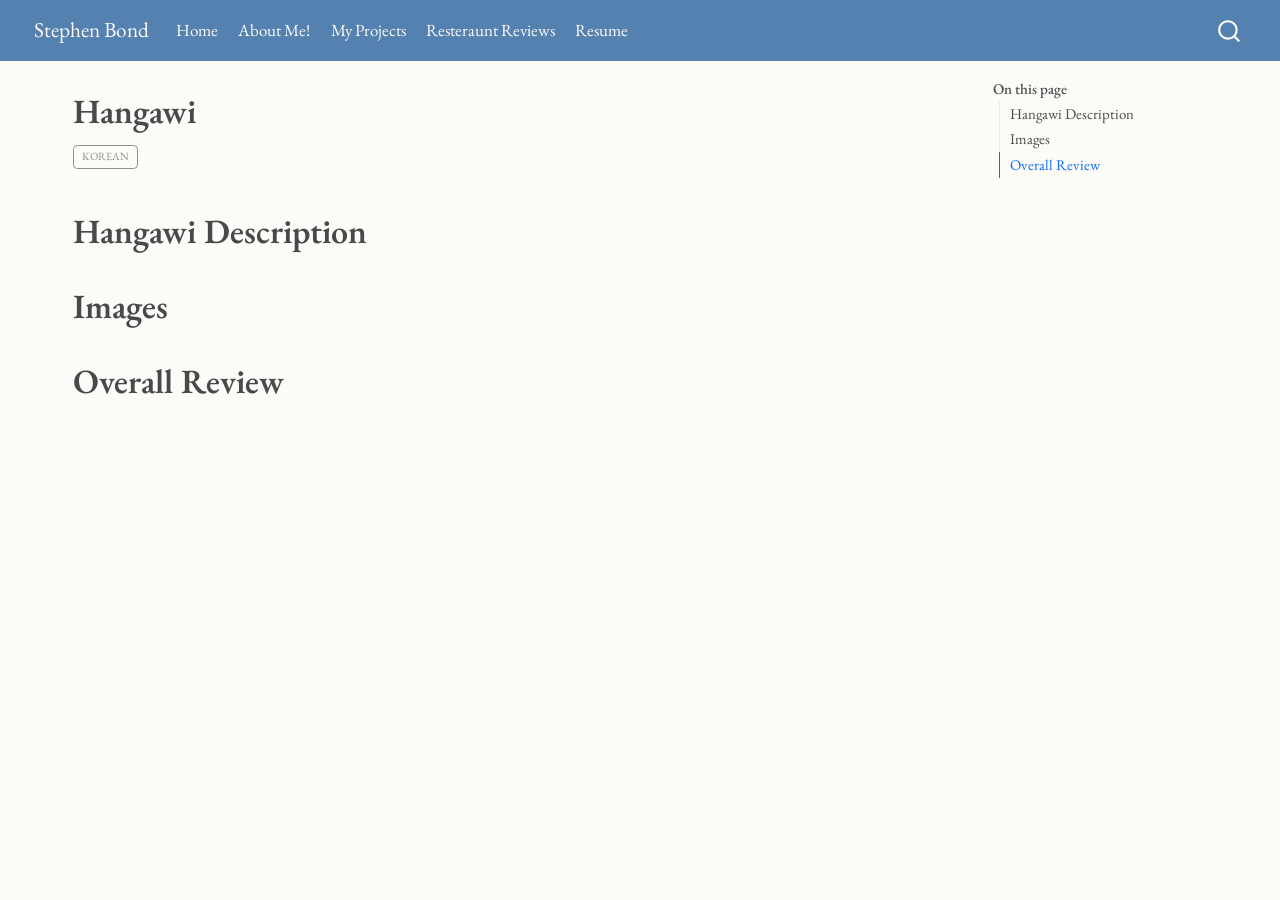
<file: docs/Reviews/Hangawi/Hangawi.html>
<!DOCTYPE html>
<html xmlns="http://www.w3.org/1999/xhtml" lang="en" xml:lang="en"><head>

<meta charset="utf-8">
<meta name="generator" content="quarto-1.8.25">

<meta name="viewport" content="width=device-width, initial-scale=1.0, user-scalable=yes">


<title>Hangawi – Stephen Bond</title>
<style>
code{white-space: pre-wrap;}
span.smallcaps{font-variant: small-caps;}
div.columns{display: flex; gap: min(4vw, 1.5em);}
div.column{flex: auto; overflow-x: auto;}
div.hanging-indent{margin-left: 1.5em; text-indent: -1.5em;}
ul.task-list{list-style: none;}
ul.task-list li input[type="checkbox"] {
  width: 0.8em;
  margin: 0 0.8em 0.2em -1em; /* quarto-specific, see https://github.com/quarto-dev/quarto-cli/issues/4556 */ 
  vertical-align: middle;
}
</style>


<script src="../../site_libs/quarto-nav/quarto-nav.js"></script>
<script src="../../site_libs/quarto-nav/headroom.min.js"></script>
<script src="../../site_libs/clipboard/clipboard.min.js"></script>
<script src="../../site_libs/quarto-search/autocomplete.umd.js"></script>
<script src="../../site_libs/quarto-search/fuse.min.js"></script>
<script src="../../site_libs/quarto-search/quarto-search.js"></script>
<meta name="quarto:offset" content="../../">
<script src="../../site_libs/quarto-html/quarto.js" type="module"></script>
<script src="../../site_libs/quarto-html/tabsets/tabsets.js" type="module"></script>
<script src="../../site_libs/quarto-html/axe/axe-check.js" type="module"></script>
<script src="../../site_libs/quarto-html/popper.min.js"></script>
<script src="../../site_libs/quarto-html/tippy.umd.min.js"></script>
<script src="../../site_libs/quarto-html/anchor.min.js"></script>
<link href="../../site_libs/quarto-html/tippy.css" rel="stylesheet">
<link href="../../site_libs/quarto-html/quarto-syntax-highlighting-7b89279ff1a6dce999919e0e67d4d9ec.css" rel="stylesheet" id="quarto-text-highlighting-styles">
<script src="../../site_libs/bootstrap/bootstrap.min.js"></script>
<link href="../../site_libs/bootstrap/bootstrap-icons.css" rel="stylesheet">
<link href="../../site_libs/bootstrap/bootstrap-efd4176ee5ceb7a8cacd0ef2fca1151c.min.css" rel="stylesheet" append-hash="true" id="quarto-bootstrap" data-mode="light">
<script id="quarto-search-options" type="application/json">{
  "location": "navbar",
  "copy-button": false,
  "collapse-after": 3,
  "panel-placement": "end",
  "type": "overlay",
  "limit": 50,
  "keyboard-shortcut": [
    "f",
    "/",
    "s"
  ],
  "show-item-context": false,
  "language": {
    "search-no-results-text": "No results",
    "search-matching-documents-text": "matching documents",
    "search-copy-link-title": "Copy link to search",
    "search-hide-matches-text": "Hide additional matches",
    "search-more-match-text": "more match in this document",
    "search-more-matches-text": "more matches in this document",
    "search-clear-button-title": "Clear",
    "search-text-placeholder": "",
    "search-detached-cancel-button-title": "Cancel",
    "search-submit-button-title": "Submit",
    "search-label": "Search"
  }
}</script>


<link rel="stylesheet" href="../../styles.scss">
</head>

<body class="nav-fixed quarto-light">

<div id="quarto-search-results"></div>
  <header id="quarto-header" class="headroom fixed-top">
    <nav class="navbar navbar-expand-lg " data-bs-theme="dark">
      <div class="navbar-container container-fluid">
      <div class="navbar-brand-container mx-auto">
    <a href="../../index.html" class="navbar-brand navbar-brand-logo">
    </a>
    <a class="navbar-brand" href="../../index.html">
    <span class="navbar-title">Stephen Bond</span>
    </a>
  </div>
            <div id="quarto-search" class="" title="Search"></div>
          <button class="navbar-toggler" type="button" data-bs-toggle="collapse" data-bs-target="#navbarCollapse" aria-controls="navbarCollapse" role="menu" aria-expanded="false" aria-label="Toggle navigation" onclick="if (window.quartoToggleHeadroom) { window.quartoToggleHeadroom(); }">
  <span class="navbar-toggler-icon"></span>
</button>
          <div class="collapse navbar-collapse" id="navbarCollapse">
            <ul class="navbar-nav navbar-nav-scroll me-auto">
  <li class="nav-item">
    <a class="nav-link" href="../../index.html"> 
<span class="menu-text">Home</span></a>
  </li>  
  <li class="nav-item">
    <a class="nav-link" href="../../about.html"> 
<span class="menu-text">About Me!</span></a>
  </li>  
  <li class="nav-item">
    <a class="nav-link" href="../../Projects.html"> 
<span class="menu-text">My Projects</span></a>
  </li>  
  <li class="nav-item">
    <a class="nav-link" href="../../Reviews.html"> 
<span class="menu-text">Resteraunt Reviews</span></a>
  </li>  
  <li class="nav-item">
    <a class="nav-link" href="../../Resume.html"> 
<span class="menu-text">Resume</span></a>
  </li>  
</ul>
          </div> <!-- /navcollapse -->
            <div class="quarto-navbar-tools">
</div>
      </div> <!-- /container-fluid -->
    </nav>
</header>
<!-- content -->
<div id="quarto-content" class="quarto-container page-columns page-rows-contents page-layout-full page-navbar">
<!-- sidebar -->
<!-- margin-sidebar -->
    <div id="quarto-margin-sidebar" class="sidebar margin-sidebar">
        <nav id="TOC" role="doc-toc" class="toc-active">
    <h2 id="toc-title">On this page</h2>
   
  <ul>
  <li><a href="#hangawi-description" id="toc-hangawi-description" class="nav-link active" data-scroll-target="#hangawi-description">Hangawi Description</a></li>
  <li><a href="#images" id="toc-images" class="nav-link" data-scroll-target="#images">Images</a></li>
  <li><a href="#overall-review" id="toc-overall-review" class="nav-link" data-scroll-target="#overall-review">Overall Review</a></li>
  </ul>
</nav>
    </div>
<!-- main -->
<main class="content column-page-left" id="quarto-document-content">

<header id="title-block-header" class="quarto-title-block default">
<div class="quarto-title">
<h1 class="title">Hangawi</h1>
  <div class="quarto-categories">
    <div class="quarto-category">Korean</div>
  </div>
  </div>



<div class="quarto-title-meta column-page-left">

    
  
    
  </div>
  


</header>


<section id="hangawi-description" class="level1">
<h1>Hangawi Description</h1>
</section>
<section id="images" class="level1">
<h1>Images</h1>
</section>
<section id="overall-review" class="level1">
<h1>Overall Review</h1>


</section>

</main> <!-- /main -->
<script id="quarto-html-after-body" type="application/javascript">
  window.document.addEventListener("DOMContentLoaded", function (event) {
    const icon = "";
    const anchorJS = new window.AnchorJS();
    anchorJS.options = {
      placement: 'right',
      icon: icon
    };
    anchorJS.add('.anchored');
    const isCodeAnnotation = (el) => {
      for (const clz of el.classList) {
        if (clz.startsWith('code-annotation-')) {                     
          return true;
        }
      }
      return false;
    }
    const onCopySuccess = function(e) {
      // button target
      const button = e.trigger;
      // don't keep focus
      button.blur();
      // flash "checked"
      button.classList.add('code-copy-button-checked');
      var currentTitle = button.getAttribute("title");
      button.setAttribute("title", "Copied!");
      let tooltip;
      if (window.bootstrap) {
        button.setAttribute("data-bs-toggle", "tooltip");
        button.setAttribute("data-bs-placement", "left");
        button.setAttribute("data-bs-title", "Copied!");
        tooltip = new bootstrap.Tooltip(button, 
          { trigger: "manual", 
            customClass: "code-copy-button-tooltip",
            offset: [0, -8]});
        tooltip.show();    
      }
      setTimeout(function() {
        if (tooltip) {
          tooltip.hide();
          button.removeAttribute("data-bs-title");
          button.removeAttribute("data-bs-toggle");
          button.removeAttribute("data-bs-placement");
        }
        button.setAttribute("title", currentTitle);
        button.classList.remove('code-copy-button-checked');
      }, 1000);
      // clear code selection
      e.clearSelection();
    }
    const getTextToCopy = function(trigger) {
      const outerScaffold = trigger.parentElement.cloneNode(true);
      const codeEl = outerScaffold.querySelector('code');
      for (const childEl of codeEl.children) {
        if (isCodeAnnotation(childEl)) {
          childEl.remove();
        }
      }
      return codeEl.innerText;
    }
    const clipboard = new window.ClipboardJS('.code-copy-button:not([data-in-quarto-modal])', {
      text: getTextToCopy
    });
    clipboard.on('success', onCopySuccess);
    if (window.document.getElementById('quarto-embedded-source-code-modal')) {
      const clipboardModal = new window.ClipboardJS('.code-copy-button[data-in-quarto-modal]', {
        text: getTextToCopy,
        container: window.document.getElementById('quarto-embedded-source-code-modal')
      });
      clipboardModal.on('success', onCopySuccess);
    }
      var localhostRegex = new RegExp(/^(?:http|https):\/\/localhost\:?[0-9]*\//);
      var mailtoRegex = new RegExp(/^mailto:/);
        var filterRegex = new RegExp('/' + window.location.host + '/');
      var isInternal = (href) => {
          return filterRegex.test(href) || localhostRegex.test(href) || mailtoRegex.test(href);
      }
      // Inspect non-navigation links and adorn them if external
     var links = window.document.querySelectorAll('a[href]:not(.nav-link):not(.navbar-brand):not(.toc-action):not(.sidebar-link):not(.sidebar-item-toggle):not(.pagination-link):not(.no-external):not([aria-hidden]):not(.dropdown-item):not(.quarto-navigation-tool):not(.about-link)');
      for (var i=0; i<links.length; i++) {
        const link = links[i];
        if (!isInternal(link.href)) {
          // undo the damage that might have been done by quarto-nav.js in the case of
          // links that we want to consider external
          if (link.dataset.originalHref !== undefined) {
            link.href = link.dataset.originalHref;
          }
        }
      }
    function tippyHover(el, contentFn, onTriggerFn, onUntriggerFn) {
      const config = {
        allowHTML: true,
        maxWidth: 500,
        delay: 100,
        arrow: false,
        appendTo: function(el) {
            return el.parentElement;
        },
        interactive: true,
        interactiveBorder: 10,
        theme: 'quarto',
        placement: 'bottom-start',
      };
      if (contentFn) {
        config.content = contentFn;
      }
      if (onTriggerFn) {
        config.onTrigger = onTriggerFn;
      }
      if (onUntriggerFn) {
        config.onUntrigger = onUntriggerFn;
      }
      window.tippy(el, config); 
    }
    const noterefs = window.document.querySelectorAll('a[role="doc-noteref"]');
    for (var i=0; i<noterefs.length; i++) {
      const ref = noterefs[i];
      tippyHover(ref, function() {
        // use id or data attribute instead here
        let href = ref.getAttribute('data-footnote-href') || ref.getAttribute('href');
        try { href = new URL(href).hash; } catch {}
        const id = href.replace(/^#\/?/, "");
        const note = window.document.getElementById(id);
        if (note) {
          return note.innerHTML;
        } else {
          return "";
        }
      });
    }
    const xrefs = window.document.querySelectorAll('a.quarto-xref');
    const processXRef = (id, note) => {
      // Strip column container classes
      const stripColumnClz = (el) => {
        el.classList.remove("page-full", "page-columns");
        if (el.children) {
          for (const child of el.children) {
            stripColumnClz(child);
          }
        }
      }
      stripColumnClz(note)
      if (id === null || id.startsWith('sec-')) {
        // Special case sections, only their first couple elements
        const container = document.createElement("div");
        if (note.children && note.children.length > 2) {
          container.appendChild(note.children[0].cloneNode(true));
          for (let i = 1; i < note.children.length; i++) {
            const child = note.children[i];
            if (child.tagName === "P" && child.innerText === "") {
              continue;
            } else {
              container.appendChild(child.cloneNode(true));
              break;
            }
          }
          if (window.Quarto?.typesetMath) {
            window.Quarto.typesetMath(container);
          }
          return container.innerHTML
        } else {
          if (window.Quarto?.typesetMath) {
            window.Quarto.typesetMath(note);
          }
          return note.innerHTML;
        }
      } else {
        // Remove any anchor links if they are present
        const anchorLink = note.querySelector('a.anchorjs-link');
        if (anchorLink) {
          anchorLink.remove();
        }
        if (window.Quarto?.typesetMath) {
          window.Quarto.typesetMath(note);
        }
        if (note.classList.contains("callout")) {
          return note.outerHTML;
        } else {
          return note.innerHTML;
        }
      }
    }
    for (var i=0; i<xrefs.length; i++) {
      const xref = xrefs[i];
      tippyHover(xref, undefined, function(instance) {
        instance.disable();
        let url = xref.getAttribute('href');
        let hash = undefined; 
        if (url.startsWith('#')) {
          hash = url;
        } else {
          try { hash = new URL(url).hash; } catch {}
        }
        if (hash) {
          const id = hash.replace(/^#\/?/, "");
          const note = window.document.getElementById(id);
          if (note !== null) {
            try {
              const html = processXRef(id, note.cloneNode(true));
              instance.setContent(html);
            } finally {
              instance.enable();
              instance.show();
            }
          } else {
            // See if we can fetch this
            fetch(url.split('#')[0])
            .then(res => res.text())
            .then(html => {
              const parser = new DOMParser();
              const htmlDoc = parser.parseFromString(html, "text/html");
              const note = htmlDoc.getElementById(id);
              if (note !== null) {
                const html = processXRef(id, note);
                instance.setContent(html);
              } 
            }).finally(() => {
              instance.enable();
              instance.show();
            });
          }
        } else {
          // See if we can fetch a full url (with no hash to target)
          // This is a special case and we should probably do some content thinning / targeting
          fetch(url)
          .then(res => res.text())
          .then(html => {
            const parser = new DOMParser();
            const htmlDoc = parser.parseFromString(html, "text/html");
            const note = htmlDoc.querySelector('main.content');
            if (note !== null) {
              // This should only happen for chapter cross references
              // (since there is no id in the URL)
              // remove the first header
              if (note.children.length > 0 && note.children[0].tagName === "HEADER") {
                note.children[0].remove();
              }
              const html = processXRef(null, note);
              instance.setContent(html);
            } 
          }).finally(() => {
            instance.enable();
            instance.show();
          });
        }
      }, function(instance) {
      });
    }
        let selectedAnnoteEl;
        const selectorForAnnotation = ( cell, annotation) => {
          let cellAttr = 'data-code-cell="' + cell + '"';
          let lineAttr = 'data-code-annotation="' +  annotation + '"';
          const selector = 'span[' + cellAttr + '][' + lineAttr + ']';
          return selector;
        }
        const selectCodeLines = (annoteEl) => {
          const doc = window.document;
          const targetCell = annoteEl.getAttribute("data-target-cell");
          const targetAnnotation = annoteEl.getAttribute("data-target-annotation");
          const annoteSpan = window.document.querySelector(selectorForAnnotation(targetCell, targetAnnotation));
          const lines = annoteSpan.getAttribute("data-code-lines").split(",");
          const lineIds = lines.map((line) => {
            return targetCell + "-" + line;
          })
          let top = null;
          let height = null;
          let parent = null;
          if (lineIds.length > 0) {
              //compute the position of the single el (top and bottom and make a div)
              const el = window.document.getElementById(lineIds[0]);
              top = el.offsetTop;
              height = el.offsetHeight;
              parent = el.parentElement.parentElement;
            if (lineIds.length > 1) {
              const lastEl = window.document.getElementById(lineIds[lineIds.length - 1]);
              const bottom = lastEl.offsetTop + lastEl.offsetHeight;
              height = bottom - top;
            }
            if (top !== null && height !== null && parent !== null) {
              // cook up a div (if necessary) and position it 
              let div = window.document.getElementById("code-annotation-line-highlight");
              if (div === null) {
                div = window.document.createElement("div");
                div.setAttribute("id", "code-annotation-line-highlight");
                div.style.position = 'absolute';
                parent.appendChild(div);
              }
              div.style.top = top - 2 + "px";
              div.style.height = height + 4 + "px";
              div.style.left = 0;
              let gutterDiv = window.document.getElementById("code-annotation-line-highlight-gutter");
              if (gutterDiv === null) {
                gutterDiv = window.document.createElement("div");
                gutterDiv.setAttribute("id", "code-annotation-line-highlight-gutter");
                gutterDiv.style.position = 'absolute';
                const codeCell = window.document.getElementById(targetCell);
                const gutter = codeCell.querySelector('.code-annotation-gutter');
                gutter.appendChild(gutterDiv);
              }
              gutterDiv.style.top = top - 2 + "px";
              gutterDiv.style.height = height + 4 + "px";
            }
            selectedAnnoteEl = annoteEl;
          }
        };
        const unselectCodeLines = () => {
          const elementsIds = ["code-annotation-line-highlight", "code-annotation-line-highlight-gutter"];
          elementsIds.forEach((elId) => {
            const div = window.document.getElementById(elId);
            if (div) {
              div.remove();
            }
          });
          selectedAnnoteEl = undefined;
        };
          // Handle positioning of the toggle
      window.addEventListener(
        "resize",
        throttle(() => {
          elRect = undefined;
          if (selectedAnnoteEl) {
            selectCodeLines(selectedAnnoteEl);
          }
        }, 10)
      );
      function throttle(fn, ms) {
      let throttle = false;
      let timer;
        return (...args) => {
          if(!throttle) { // first call gets through
              fn.apply(this, args);
              throttle = true;
          } else { // all the others get throttled
              if(timer) clearTimeout(timer); // cancel #2
              timer = setTimeout(() => {
                fn.apply(this, args);
                timer = throttle = false;
              }, ms);
          }
        };
      }
        // Attach click handler to the DT
        const annoteDls = window.document.querySelectorAll('dt[data-target-cell]');
        for (const annoteDlNode of annoteDls) {
          annoteDlNode.addEventListener('click', (event) => {
            const clickedEl = event.target;
            if (clickedEl !== selectedAnnoteEl) {
              unselectCodeLines();
              const activeEl = window.document.querySelector('dt[data-target-cell].code-annotation-active');
              if (activeEl) {
                activeEl.classList.remove('code-annotation-active');
              }
              selectCodeLines(clickedEl);
              clickedEl.classList.add('code-annotation-active');
            } else {
              // Unselect the line
              unselectCodeLines();
              clickedEl.classList.remove('code-annotation-active');
            }
          });
        }
    const findCites = (el) => {
      const parentEl = el.parentElement;
      if (parentEl) {
        const cites = parentEl.dataset.cites;
        if (cites) {
          return {
            el,
            cites: cites.split(' ')
          };
        } else {
          return findCites(el.parentElement)
        }
      } else {
        return undefined;
      }
    };
    var bibliorefs = window.document.querySelectorAll('a[role="doc-biblioref"]');
    for (var i=0; i<bibliorefs.length; i++) {
      const ref = bibliorefs[i];
      const citeInfo = findCites(ref);
      if (citeInfo) {
        tippyHover(citeInfo.el, function() {
          var popup = window.document.createElement('div');
          citeInfo.cites.forEach(function(cite) {
            var citeDiv = window.document.createElement('div');
            citeDiv.classList.add('hanging-indent');
            citeDiv.classList.add('csl-entry');
            var biblioDiv = window.document.getElementById('ref-' + cite);
            if (biblioDiv) {
              citeDiv.innerHTML = biblioDiv.innerHTML;
            }
            popup.appendChild(citeDiv);
          });
          return popup.innerHTML;
        });
      }
    }
  });
  </script>
</div> <!-- /content -->




</body></html>
</file>
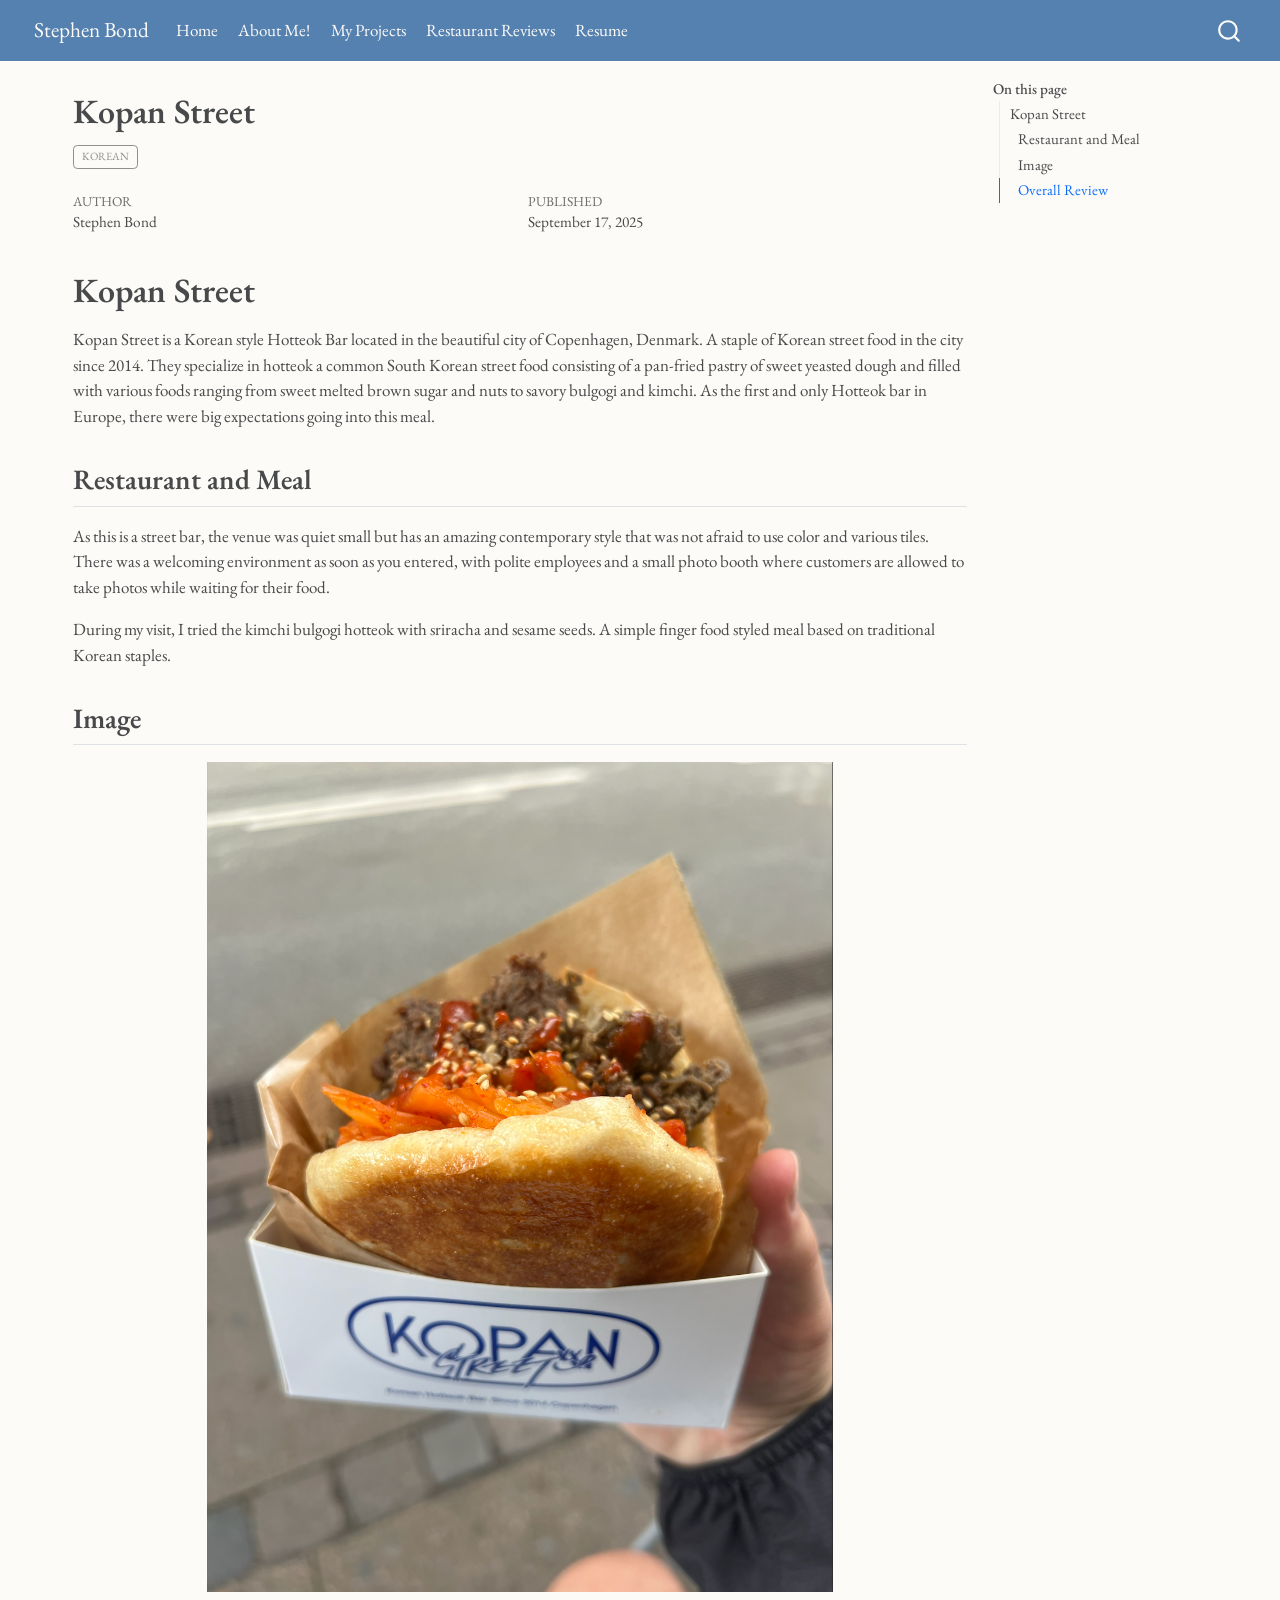
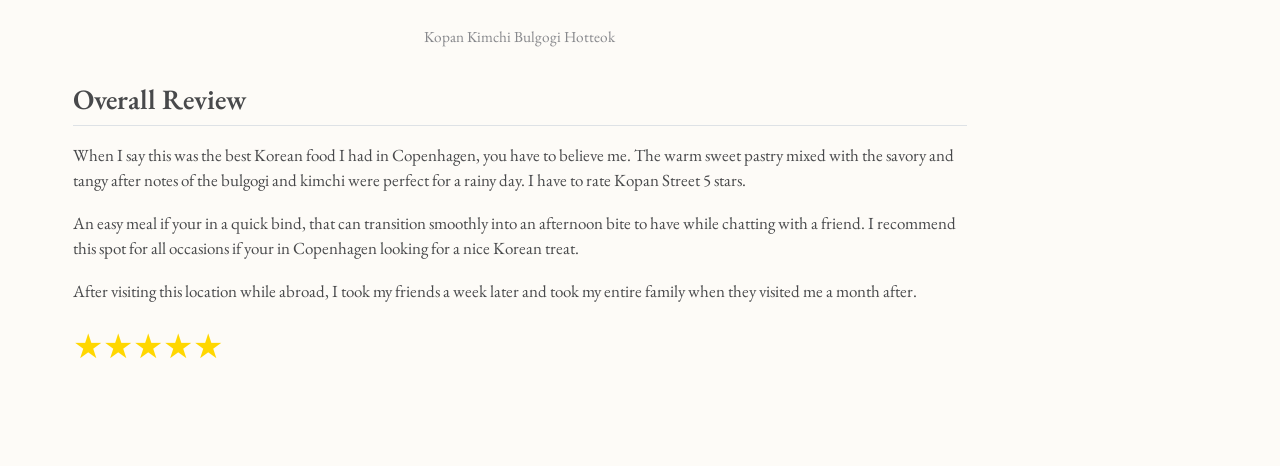
<file: docs/Reviews/Kopan/Kopan.html>
<!DOCTYPE html>
<html xmlns="http://www.w3.org/1999/xhtml" lang="en" xml:lang="en"><head>

<meta charset="utf-8">
<meta name="generator" content="quarto-1.8.25">

<meta name="viewport" content="width=device-width, initial-scale=1.0, user-scalable=yes">

<meta name="author" content="Stephen Bond">
<meta name="dcterms.date" content="2025-09-17">

<title>Kopan Street – Stephen Bond</title>
<style>
code{white-space: pre-wrap;}
span.smallcaps{font-variant: small-caps;}
div.columns{display: flex; gap: min(4vw, 1.5em);}
div.column{flex: auto; overflow-x: auto;}
div.hanging-indent{margin-left: 1.5em; text-indent: -1.5em;}
ul.task-list{list-style: none;}
ul.task-list li input[type="checkbox"] {
  width: 0.8em;
  margin: 0 0.8em 0.2em -1em; /* quarto-specific, see https://github.com/quarto-dev/quarto-cli/issues/4556 */ 
  vertical-align: middle;
}
</style>


<script src="../../site_libs/quarto-nav/quarto-nav.js"></script>
<script src="../../site_libs/quarto-nav/headroom.min.js"></script>
<script src="../../site_libs/clipboard/clipboard.min.js"></script>
<script src="../../site_libs/quarto-search/autocomplete.umd.js"></script>
<script src="../../site_libs/quarto-search/fuse.min.js"></script>
<script src="../../site_libs/quarto-search/quarto-search.js"></script>
<meta name="quarto:offset" content="../../">
<script src="../../site_libs/quarto-html/quarto.js" type="module"></script>
<script src="../../site_libs/quarto-html/tabsets/tabsets.js" type="module"></script>
<script src="../../site_libs/quarto-html/axe/axe-check.js" type="module"></script>
<script src="../../site_libs/quarto-html/popper.min.js"></script>
<script src="../../site_libs/quarto-html/tippy.umd.min.js"></script>
<script src="../../site_libs/quarto-html/anchor.min.js"></script>
<link href="../../site_libs/quarto-html/tippy.css" rel="stylesheet">
<link href="../../site_libs/quarto-html/quarto-syntax-highlighting-7b89279ff1a6dce999919e0e67d4d9ec.css" rel="stylesheet" id="quarto-text-highlighting-styles">
<script src="../../site_libs/bootstrap/bootstrap.min.js"></script>
<link href="../../site_libs/bootstrap/bootstrap-icons.css" rel="stylesheet">
<link href="../../site_libs/bootstrap/bootstrap-efd4176ee5ceb7a8cacd0ef2fca1151c.min.css" rel="stylesheet" append-hash="true" id="quarto-bootstrap" data-mode="light">
<script src="../../site_libs/quarto-contrib/glightbox/glightbox.min.js"></script>
<link href="../../site_libs/quarto-contrib/glightbox/glightbox.min.css" rel="stylesheet">
<link href="../../site_libs/quarto-contrib/glightbox/lightbox.css" rel="stylesheet">
<script id="quarto-search-options" type="application/json">{
  "location": "navbar",
  "copy-button": false,
  "collapse-after": 3,
  "panel-placement": "end",
  "type": "overlay",
  "limit": 50,
  "keyboard-shortcut": [
    "f",
    "/",
    "s"
  ],
  "show-item-context": false,
  "language": {
    "search-no-results-text": "No results",
    "search-matching-documents-text": "matching documents",
    "search-copy-link-title": "Copy link to search",
    "search-hide-matches-text": "Hide additional matches",
    "search-more-match-text": "more match in this document",
    "search-more-matches-text": "more matches in this document",
    "search-clear-button-title": "Clear",
    "search-text-placeholder": "",
    "search-detached-cancel-button-title": "Cancel",
    "search-submit-button-title": "Submit",
    "search-label": "Search"
  }
}</script>


<link rel="stylesheet" href="../../styles.scss">
</head>

<body class="nav-fixed quarto-light">

<div id="quarto-search-results"></div>
  <header id="quarto-header" class="headroom fixed-top">
    <nav class="navbar navbar-expand-lg " data-bs-theme="dark">
      <div class="navbar-container container-fluid">
      <div class="navbar-brand-container mx-auto">
    <a href="../../index.html" class="navbar-brand navbar-brand-logo">
    </a>
    <a class="navbar-brand" href="../../index.html">
    <span class="navbar-title">Stephen Bond</span>
    </a>
  </div>
            <div id="quarto-search" class="" title="Search"></div>
          <button class="navbar-toggler" type="button" data-bs-toggle="collapse" data-bs-target="#navbarCollapse" aria-controls="navbarCollapse" role="menu" aria-expanded="false" aria-label="Toggle navigation" onclick="if (window.quartoToggleHeadroom) { window.quartoToggleHeadroom(); }">
  <span class="navbar-toggler-icon"></span>
</button>
          <div class="collapse navbar-collapse" id="navbarCollapse">
            <ul class="navbar-nav navbar-nav-scroll me-auto">
  <li class="nav-item">
    <a class="nav-link" href="../../index.html"> 
<span class="menu-text">Home</span></a>
  </li>  
  <li class="nav-item">
    <a class="nav-link" href="../../about.html"> 
<span class="menu-text">About Me!</span></a>
  </li>  
  <li class="nav-item">
    <a class="nav-link" href="../../Projects.html"> 
<span class="menu-text">My Projects</span></a>
  </li>  
  <li class="nav-item">
    <a class="nav-link" href="../../Reviews.html"> 
<span class="menu-text">Restaurant Reviews</span></a>
  </li>  
  <li class="nav-item">
    <a class="nav-link" href="../../Resume.html"> 
<span class="menu-text">Resume</span></a>
  </li>  
</ul>
          </div> <!-- /navcollapse -->
            <div class="quarto-navbar-tools">
</div>
      </div> <!-- /container-fluid -->
    </nav>
</header>
<!-- content -->
<div id="quarto-content" class="quarto-container page-columns page-rows-contents page-layout-full page-navbar">
<!-- sidebar -->
<!-- margin-sidebar -->
    <div id="quarto-margin-sidebar" class="sidebar margin-sidebar">
        <nav id="TOC" role="doc-toc" class="toc-active">
    <h2 id="toc-title">On this page</h2>
   
  <ul>
  <li><a href="#kopan-street" id="toc-kopan-street" class="nav-link active" data-scroll-target="#kopan-street">Kopan Street</a>
  <ul class="collapse">
  <li><a href="#restaurant-and-meal" id="toc-restaurant-and-meal" class="nav-link" data-scroll-target="#restaurant-and-meal">Restaurant and Meal</a></li>
  <li><a href="#image" id="toc-image" class="nav-link" data-scroll-target="#image">Image</a></li>
  <li><a href="#overall-review" id="toc-overall-review" class="nav-link" data-scroll-target="#overall-review">Overall Review</a></li>
  </ul></li>
  </ul>
</nav>
    </div>
<!-- main -->
<main class="content column-page-left" id="quarto-document-content">

<header id="title-block-header" class="quarto-title-block default">
<div class="quarto-title">
<h1 class="title">Kopan Street</h1>
  <div class="quarto-categories">
    <div class="quarto-category">Korean</div>
  </div>
  </div>



<div class="quarto-title-meta column-page-left">

    <div>
    <div class="quarto-title-meta-heading">Author</div>
    <div class="quarto-title-meta-contents">
             <p>Stephen Bond </p>
          </div>
  </div>
    
    <div>
    <div class="quarto-title-meta-heading">Published</div>
    <div class="quarto-title-meta-contents">
      <p class="date">September 17, 2025</p>
    </div>
  </div>
  
    
  </div>
  


</header>


<section id="kopan-street" class="level1">
<h1>Kopan Street</h1>
<p>Kopan Street is a Korean style Hotteok Bar located in the beautiful city of Copenhagen, Denmark. A staple of Korean street food in the city since 2014. They specialize in hotteok a common South Korean street food consisting of a pan-fried pastry of sweet yeasted dough and filled with various foods ranging from sweet melted brown sugar and nuts to savory bulgogi and kimchi. As the first and only Hotteok bar in Europe, there were big expectations going into this meal.</p>
<section id="restaurant-and-meal" class="level2">
<h2 class="anchored" data-anchor-id="restaurant-and-meal">Restaurant and Meal</h2>
<p>As this is a street bar, the venue was quiet small but has an amazing contemporary style that was not afraid to use color and various tiles. There was a welcoming environment as soon as you entered, with polite employees and a small photo booth where customers are allowed to take photos while waiting for their food.</p>
<p>During my visit, I tried the kimchi bulgogi hotteok with sriracha and sesame seeds. A simple finger food styled meal based on traditional Korean staples.</p>
</section>
<section id="image" class="level2">
<h2 class="anchored" data-anchor-id="image">Image</h2>
<div class="quarto-figure quarto-figure-center">
<figure class="figure">
<div class="quarto-figure quarto-figure-center">
<figure class="figure">
<p><a href="Hotteok.png" class="lightbox" data-gallery="quarto-lightbox-gallery-1" title="Kopan Kimchi Bulgogi Hotteok"><img src="Hotteok.png" class="img-fluid quarto-figure quarto-figure-center figure-img" style="width:70.0%" alt="Kopan Kimchi Bulgogi Hotteok"></a></p>
</figure>
</div>
<figcaption>Kopan Kimchi Bulgogi Hotteok</figcaption>
</figure>
</div>
</section>
<section id="overall-review" class="level2">
<h2 class="anchored" data-anchor-id="overall-review">Overall Review</h2>
<p>When I say this was the best Korean food I had in Copenhagen, you have to believe me. The warm sweet pastry mixed with the savory and tangy after notes of the bulgogi and kimchi were perfect for a rainy day. I have to rate Kopan Street 5 stars.</p>
<p>An easy meal if your in a quick bind, that can transition smoothly into an afternoon bite to have while chatting with a friend. I recommend this spot for all occasions if your in Copenhagen looking for a nice Korean treat.</p>
<p>After visiting this location while abroad, I took my friends a week later and took my entire family when they visited me a month after.</p>
<div style="color: gold; font-size: 2em;">
<p>★★★★★</p>
</div>


</section>
</section>

</main> <!-- /main -->
<script id="quarto-html-after-body" type="application/javascript">
  window.document.addEventListener("DOMContentLoaded", function (event) {
    const icon = "";
    const anchorJS = new window.AnchorJS();
    anchorJS.options = {
      placement: 'right',
      icon: icon
    };
    anchorJS.add('.anchored');
    const isCodeAnnotation = (el) => {
      for (const clz of el.classList) {
        if (clz.startsWith('code-annotation-')) {                     
          return true;
        }
      }
      return false;
    }
    const onCopySuccess = function(e) {
      // button target
      const button = e.trigger;
      // don't keep focus
      button.blur();
      // flash "checked"
      button.classList.add('code-copy-button-checked');
      var currentTitle = button.getAttribute("title");
      button.setAttribute("title", "Copied!");
      let tooltip;
      if (window.bootstrap) {
        button.setAttribute("data-bs-toggle", "tooltip");
        button.setAttribute("data-bs-placement", "left");
        button.setAttribute("data-bs-title", "Copied!");
        tooltip = new bootstrap.Tooltip(button, 
          { trigger: "manual", 
            customClass: "code-copy-button-tooltip",
            offset: [0, -8]});
        tooltip.show();    
      }
      setTimeout(function() {
        if (tooltip) {
          tooltip.hide();
          button.removeAttribute("data-bs-title");
          button.removeAttribute("data-bs-toggle");
          button.removeAttribute("data-bs-placement");
        }
        button.setAttribute("title", currentTitle);
        button.classList.remove('code-copy-button-checked');
      }, 1000);
      // clear code selection
      e.clearSelection();
    }
    const getTextToCopy = function(trigger) {
      const outerScaffold = trigger.parentElement.cloneNode(true);
      const codeEl = outerScaffold.querySelector('code');
      for (const childEl of codeEl.children) {
        if (isCodeAnnotation(childEl)) {
          childEl.remove();
        }
      }
      return codeEl.innerText;
    }
    const clipboard = new window.ClipboardJS('.code-copy-button:not([data-in-quarto-modal])', {
      text: getTextToCopy
    });
    clipboard.on('success', onCopySuccess);
    if (window.document.getElementById('quarto-embedded-source-code-modal')) {
      const clipboardModal = new window.ClipboardJS('.code-copy-button[data-in-quarto-modal]', {
        text: getTextToCopy,
        container: window.document.getElementById('quarto-embedded-source-code-modal')
      });
      clipboardModal.on('success', onCopySuccess);
    }
      var localhostRegex = new RegExp(/^(?:http|https):\/\/localhost\:?[0-9]*\//);
      var mailtoRegex = new RegExp(/^mailto:/);
        var filterRegex = new RegExp('/' + window.location.host + '/');
      var isInternal = (href) => {
          return filterRegex.test(href) || localhostRegex.test(href) || mailtoRegex.test(href);
      }
      // Inspect non-navigation links and adorn them if external
     var links = window.document.querySelectorAll('a[href]:not(.nav-link):not(.navbar-brand):not(.toc-action):not(.sidebar-link):not(.sidebar-item-toggle):not(.pagination-link):not(.no-external):not([aria-hidden]):not(.dropdown-item):not(.quarto-navigation-tool):not(.about-link)');
      for (var i=0; i<links.length; i++) {
        const link = links[i];
        if (!isInternal(link.href)) {
          // undo the damage that might have been done by quarto-nav.js in the case of
          // links that we want to consider external
          if (link.dataset.originalHref !== undefined) {
            link.href = link.dataset.originalHref;
          }
        }
      }
    function tippyHover(el, contentFn, onTriggerFn, onUntriggerFn) {
      const config = {
        allowHTML: true,
        maxWidth: 500,
        delay: 100,
        arrow: false,
        appendTo: function(el) {
            return el.parentElement;
        },
        interactive: true,
        interactiveBorder: 10,
        theme: 'quarto',
        placement: 'bottom-start',
      };
      if (contentFn) {
        config.content = contentFn;
      }
      if (onTriggerFn) {
        config.onTrigger = onTriggerFn;
      }
      if (onUntriggerFn) {
        config.onUntrigger = onUntriggerFn;
      }
      window.tippy(el, config); 
    }
    const noterefs = window.document.querySelectorAll('a[role="doc-noteref"]');
    for (var i=0; i<noterefs.length; i++) {
      const ref = noterefs[i];
      tippyHover(ref, function() {
        // use id or data attribute instead here
        let href = ref.getAttribute('data-footnote-href') || ref.getAttribute('href');
        try { href = new URL(href).hash; } catch {}
        const id = href.replace(/^#\/?/, "");
        const note = window.document.getElementById(id);
        if (note) {
          return note.innerHTML;
        } else {
          return "";
        }
      });
    }
    const xrefs = window.document.querySelectorAll('a.quarto-xref');
    const processXRef = (id, note) => {
      // Strip column container classes
      const stripColumnClz = (el) => {
        el.classList.remove("page-full", "page-columns");
        if (el.children) {
          for (const child of el.children) {
            stripColumnClz(child);
          }
        }
      }
      stripColumnClz(note)
      if (id === null || id.startsWith('sec-')) {
        // Special case sections, only their first couple elements
        const container = document.createElement("div");
        if (note.children && note.children.length > 2) {
          container.appendChild(note.children[0].cloneNode(true));
          for (let i = 1; i < note.children.length; i++) {
            const child = note.children[i];
            if (child.tagName === "P" && child.innerText === "") {
              continue;
            } else {
              container.appendChild(child.cloneNode(true));
              break;
            }
          }
          if (window.Quarto?.typesetMath) {
            window.Quarto.typesetMath(container);
          }
          return container.innerHTML
        } else {
          if (window.Quarto?.typesetMath) {
            window.Quarto.typesetMath(note);
          }
          return note.innerHTML;
        }
      } else {
        // Remove any anchor links if they are present
        const anchorLink = note.querySelector('a.anchorjs-link');
        if (anchorLink) {
          anchorLink.remove();
        }
        if (window.Quarto?.typesetMath) {
          window.Quarto.typesetMath(note);
        }
        if (note.classList.contains("callout")) {
          return note.outerHTML;
        } else {
          return note.innerHTML;
        }
      }
    }
    for (var i=0; i<xrefs.length; i++) {
      const xref = xrefs[i];
      tippyHover(xref, undefined, function(instance) {
        instance.disable();
        let url = xref.getAttribute('href');
        let hash = undefined; 
        if (url.startsWith('#')) {
          hash = url;
        } else {
          try { hash = new URL(url).hash; } catch {}
        }
        if (hash) {
          const id = hash.replace(/^#\/?/, "");
          const note = window.document.getElementById(id);
          if (note !== null) {
            try {
              const html = processXRef(id, note.cloneNode(true));
              instance.setContent(html);
            } finally {
              instance.enable();
              instance.show();
            }
          } else {
            // See if we can fetch this
            fetch(url.split('#')[0])
            .then(res => res.text())
            .then(html => {
              const parser = new DOMParser();
              const htmlDoc = parser.parseFromString(html, "text/html");
              const note = htmlDoc.getElementById(id);
              if (note !== null) {
                const html = processXRef(id, note);
                instance.setContent(html);
              } 
            }).finally(() => {
              instance.enable();
              instance.show();
            });
          }
        } else {
          // See if we can fetch a full url (with no hash to target)
          // This is a special case and we should probably do some content thinning / targeting
          fetch(url)
          .then(res => res.text())
          .then(html => {
            const parser = new DOMParser();
            const htmlDoc = parser.parseFromString(html, "text/html");
            const note = htmlDoc.querySelector('main.content');
            if (note !== null) {
              // This should only happen for chapter cross references
              // (since there is no id in the URL)
              // remove the first header
              if (note.children.length > 0 && note.children[0].tagName === "HEADER") {
                note.children[0].remove();
              }
              const html = processXRef(null, note);
              instance.setContent(html);
            } 
          }).finally(() => {
            instance.enable();
            instance.show();
          });
        }
      }, function(instance) {
      });
    }
        let selectedAnnoteEl;
        const selectorForAnnotation = ( cell, annotation) => {
          let cellAttr = 'data-code-cell="' + cell + '"';
          let lineAttr = 'data-code-annotation="' +  annotation + '"';
          const selector = 'span[' + cellAttr + '][' + lineAttr + ']';
          return selector;
        }
        const selectCodeLines = (annoteEl) => {
          const doc = window.document;
          const targetCell = annoteEl.getAttribute("data-target-cell");
          const targetAnnotation = annoteEl.getAttribute("data-target-annotation");
          const annoteSpan = window.document.querySelector(selectorForAnnotation(targetCell, targetAnnotation));
          const lines = annoteSpan.getAttribute("data-code-lines").split(",");
          const lineIds = lines.map((line) => {
            return targetCell + "-" + line;
          })
          let top = null;
          let height = null;
          let parent = null;
          if (lineIds.length > 0) {
              //compute the position of the single el (top and bottom and make a div)
              const el = window.document.getElementById(lineIds[0]);
              top = el.offsetTop;
              height = el.offsetHeight;
              parent = el.parentElement.parentElement;
            if (lineIds.length > 1) {
              const lastEl = window.document.getElementById(lineIds[lineIds.length - 1]);
              const bottom = lastEl.offsetTop + lastEl.offsetHeight;
              height = bottom - top;
            }
            if (top !== null && height !== null && parent !== null) {
              // cook up a div (if necessary) and position it 
              let div = window.document.getElementById("code-annotation-line-highlight");
              if (div === null) {
                div = window.document.createElement("div");
                div.setAttribute("id", "code-annotation-line-highlight");
                div.style.position = 'absolute';
                parent.appendChild(div);
              }
              div.style.top = top - 2 + "px";
              div.style.height = height + 4 + "px";
              div.style.left = 0;
              let gutterDiv = window.document.getElementById("code-annotation-line-highlight-gutter");
              if (gutterDiv === null) {
                gutterDiv = window.document.createElement("div");
                gutterDiv.setAttribute("id", "code-annotation-line-highlight-gutter");
                gutterDiv.style.position = 'absolute';
                const codeCell = window.document.getElementById(targetCell);
                const gutter = codeCell.querySelector('.code-annotation-gutter');
                gutter.appendChild(gutterDiv);
              }
              gutterDiv.style.top = top - 2 + "px";
              gutterDiv.style.height = height + 4 + "px";
            }
            selectedAnnoteEl = annoteEl;
          }
        };
        const unselectCodeLines = () => {
          const elementsIds = ["code-annotation-line-highlight", "code-annotation-line-highlight-gutter"];
          elementsIds.forEach((elId) => {
            const div = window.document.getElementById(elId);
            if (div) {
              div.remove();
            }
          });
          selectedAnnoteEl = undefined;
        };
          // Handle positioning of the toggle
      window.addEventListener(
        "resize",
        throttle(() => {
          elRect = undefined;
          if (selectedAnnoteEl) {
            selectCodeLines(selectedAnnoteEl);
          }
        }, 10)
      );
      function throttle(fn, ms) {
      let throttle = false;
      let timer;
        return (...args) => {
          if(!throttle) { // first call gets through
              fn.apply(this, args);
              throttle = true;
          } else { // all the others get throttled
              if(timer) clearTimeout(timer); // cancel #2
              timer = setTimeout(() => {
                fn.apply(this, args);
                timer = throttle = false;
              }, ms);
          }
        };
      }
        // Attach click handler to the DT
        const annoteDls = window.document.querySelectorAll('dt[data-target-cell]');
        for (const annoteDlNode of annoteDls) {
          annoteDlNode.addEventListener('click', (event) => {
            const clickedEl = event.target;
            if (clickedEl !== selectedAnnoteEl) {
              unselectCodeLines();
              const activeEl = window.document.querySelector('dt[data-target-cell].code-annotation-active');
              if (activeEl) {
                activeEl.classList.remove('code-annotation-active');
              }
              selectCodeLines(clickedEl);
              clickedEl.classList.add('code-annotation-active');
            } else {
              // Unselect the line
              unselectCodeLines();
              clickedEl.classList.remove('code-annotation-active');
            }
          });
        }
    const findCites = (el) => {
      const parentEl = el.parentElement;
      if (parentEl) {
        const cites = parentEl.dataset.cites;
        if (cites) {
          return {
            el,
            cites: cites.split(' ')
          };
        } else {
          return findCites(el.parentElement)
        }
      } else {
        return undefined;
      }
    };
    var bibliorefs = window.document.querySelectorAll('a[role="doc-biblioref"]');
    for (var i=0; i<bibliorefs.length; i++) {
      const ref = bibliorefs[i];
      const citeInfo = findCites(ref);
      if (citeInfo) {
        tippyHover(citeInfo.el, function() {
          var popup = window.document.createElement('div');
          citeInfo.cites.forEach(function(cite) {
            var citeDiv = window.document.createElement('div');
            citeDiv.classList.add('hanging-indent');
            citeDiv.classList.add('csl-entry');
            var biblioDiv = window.document.getElementById('ref-' + cite);
            if (biblioDiv) {
              citeDiv.innerHTML = biblioDiv.innerHTML;
            }
            popup.appendChild(citeDiv);
          });
          return popup.innerHTML;
        });
      }
    }
  });
  </script>
</div> <!-- /content -->
<script>var lightboxQuarto = GLightbox({"closeEffect":"zoom","descPosition":"bottom","loop":false,"openEffect":"zoom","selector":".lightbox"});
(function() {
  let previousOnload = window.onload;
  window.onload = () => {
    if (previousOnload) {
      previousOnload();
    }
    lightboxQuarto.on('slide_before_load', (data) => {
      const { slideIndex, slideNode, slideConfig, player, trigger } = data;
      const href = trigger.getAttribute('href');
      if (href !== null) {
        const imgEl = window.document.querySelector(`a[href="${href}"] img`);
        if (imgEl !== null) {
          const srcAttr = imgEl.getAttribute("src");
          if (srcAttr && srcAttr.startsWith("data:")) {
            slideConfig.href = srcAttr;
          }
        }
      } 
    });
  
    lightboxQuarto.on('slide_after_load', (data) => {
      const { slideIndex, slideNode, slideConfig, player, trigger } = data;
      if (window.Quarto?.typesetMath) {
        window.Quarto.typesetMath(slideNode);
      }
    });
  
  };
  
})();
          </script>




</body></html>
</file>
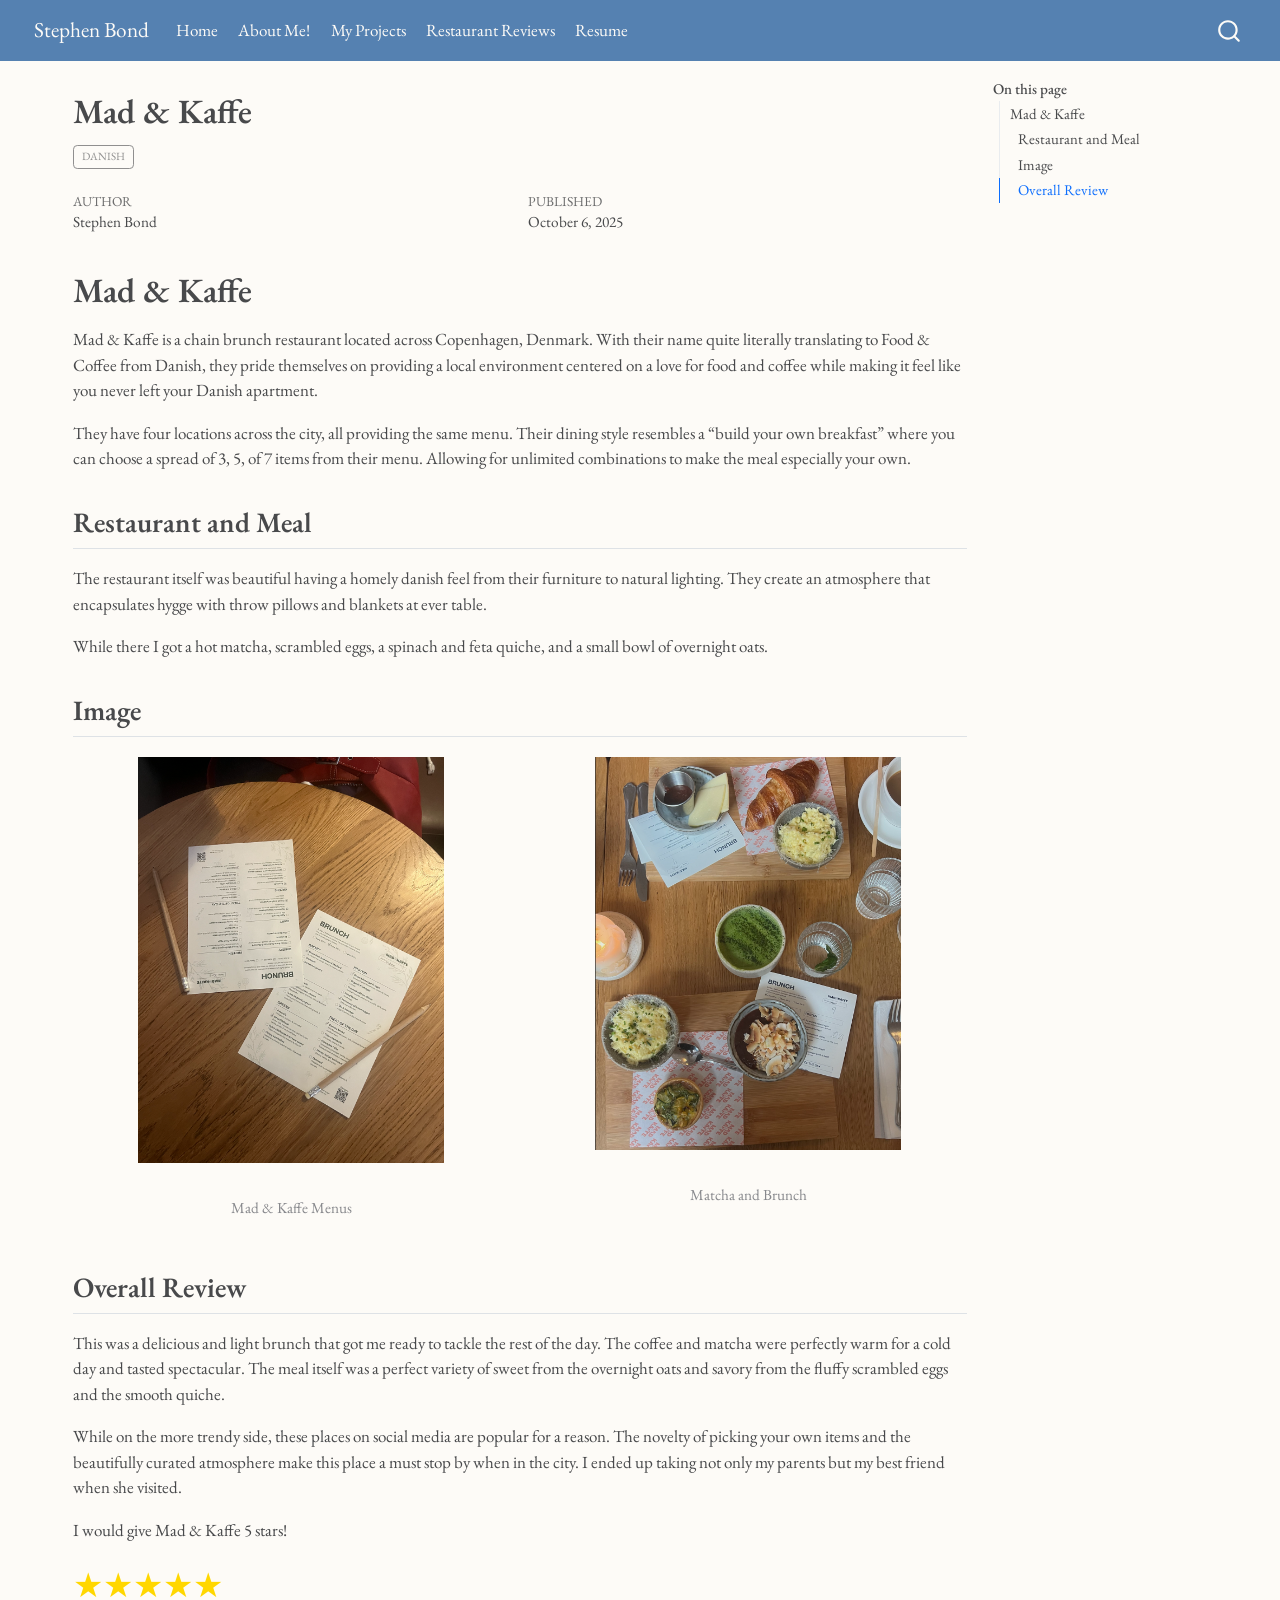
<file: docs/Reviews/Mad_Kaffe/Mad_Kaffe.html>
<!DOCTYPE html>
<html xmlns="http://www.w3.org/1999/xhtml" lang="en" xml:lang="en"><head>

<meta charset="utf-8">
<meta name="generator" content="quarto-1.8.25">

<meta name="viewport" content="width=device-width, initial-scale=1.0, user-scalable=yes">

<meta name="author" content="Stephen Bond">
<meta name="dcterms.date" content="2025-10-06">

<title>Mad &amp; Kaffe – Stephen Bond</title>
<style>
code{white-space: pre-wrap;}
span.smallcaps{font-variant: small-caps;}
div.columns{display: flex; gap: min(4vw, 1.5em);}
div.column{flex: auto; overflow-x: auto;}
div.hanging-indent{margin-left: 1.5em; text-indent: -1.5em;}
ul.task-list{list-style: none;}
ul.task-list li input[type="checkbox"] {
  width: 0.8em;
  margin: 0 0.8em 0.2em -1em; /* quarto-specific, see https://github.com/quarto-dev/quarto-cli/issues/4556 */ 
  vertical-align: middle;
}
</style>


<script src="../../site_libs/quarto-nav/quarto-nav.js"></script>
<script src="../../site_libs/quarto-nav/headroom.min.js"></script>
<script src="../../site_libs/clipboard/clipboard.min.js"></script>
<script src="../../site_libs/quarto-search/autocomplete.umd.js"></script>
<script src="../../site_libs/quarto-search/fuse.min.js"></script>
<script src="../../site_libs/quarto-search/quarto-search.js"></script>
<meta name="quarto:offset" content="../../">
<script src="../../site_libs/quarto-html/quarto.js" type="module"></script>
<script src="../../site_libs/quarto-html/tabsets/tabsets.js" type="module"></script>
<script src="../../site_libs/quarto-html/axe/axe-check.js" type="module"></script>
<script src="../../site_libs/quarto-html/popper.min.js"></script>
<script src="../../site_libs/quarto-html/tippy.umd.min.js"></script>
<script src="../../site_libs/quarto-html/anchor.min.js"></script>
<link href="../../site_libs/quarto-html/tippy.css" rel="stylesheet">
<link href="../../site_libs/quarto-html/quarto-syntax-highlighting-7b89279ff1a6dce999919e0e67d4d9ec.css" rel="stylesheet" id="quarto-text-highlighting-styles">
<script src="../../site_libs/bootstrap/bootstrap.min.js"></script>
<link href="../../site_libs/bootstrap/bootstrap-icons.css" rel="stylesheet">
<link href="../../site_libs/bootstrap/bootstrap-efd4176ee5ceb7a8cacd0ef2fca1151c.min.css" rel="stylesheet" append-hash="true" id="quarto-bootstrap" data-mode="light">
<script src="../../site_libs/quarto-contrib/glightbox/glightbox.min.js"></script>
<link href="../../site_libs/quarto-contrib/glightbox/glightbox.min.css" rel="stylesheet">
<link href="../../site_libs/quarto-contrib/glightbox/lightbox.css" rel="stylesheet">
<script id="quarto-search-options" type="application/json">{
  "location": "navbar",
  "copy-button": false,
  "collapse-after": 3,
  "panel-placement": "end",
  "type": "overlay",
  "limit": 50,
  "keyboard-shortcut": [
    "f",
    "/",
    "s"
  ],
  "show-item-context": false,
  "language": {
    "search-no-results-text": "No results",
    "search-matching-documents-text": "matching documents",
    "search-copy-link-title": "Copy link to search",
    "search-hide-matches-text": "Hide additional matches",
    "search-more-match-text": "more match in this document",
    "search-more-matches-text": "more matches in this document",
    "search-clear-button-title": "Clear",
    "search-text-placeholder": "",
    "search-detached-cancel-button-title": "Cancel",
    "search-submit-button-title": "Submit",
    "search-label": "Search"
  }
}</script>


<link rel="stylesheet" href="../../styles.scss">
</head>

<body class="nav-fixed quarto-light">

<div id="quarto-search-results"></div>
  <header id="quarto-header" class="headroom fixed-top">
    <nav class="navbar navbar-expand-lg " data-bs-theme="dark">
      <div class="navbar-container container-fluid">
      <div class="navbar-brand-container mx-auto">
    <a href="../../index.html" class="navbar-brand navbar-brand-logo">
    </a>
    <a class="navbar-brand" href="../../index.html">
    <span class="navbar-title">Stephen Bond</span>
    </a>
  </div>
            <div id="quarto-search" class="" title="Search"></div>
          <button class="navbar-toggler" type="button" data-bs-toggle="collapse" data-bs-target="#navbarCollapse" aria-controls="navbarCollapse" role="menu" aria-expanded="false" aria-label="Toggle navigation" onclick="if (window.quartoToggleHeadroom) { window.quartoToggleHeadroom(); }">
  <span class="navbar-toggler-icon"></span>
</button>
          <div class="collapse navbar-collapse" id="navbarCollapse">
            <ul class="navbar-nav navbar-nav-scroll me-auto">
  <li class="nav-item">
    <a class="nav-link" href="../../index.html"> 
<span class="menu-text">Home</span></a>
  </li>  
  <li class="nav-item">
    <a class="nav-link" href="../../about.html"> 
<span class="menu-text">About Me!</span></a>
  </li>  
  <li class="nav-item">
    <a class="nav-link" href="../../Projects.html"> 
<span class="menu-text">My Projects</span></a>
  </li>  
  <li class="nav-item">
    <a class="nav-link" href="../../Reviews.html"> 
<span class="menu-text">Restaurant Reviews</span></a>
  </li>  
  <li class="nav-item">
    <a class="nav-link" href="../../Resume.html"> 
<span class="menu-text">Resume</span></a>
  </li>  
</ul>
          </div> <!-- /navcollapse -->
            <div class="quarto-navbar-tools">
</div>
      </div> <!-- /container-fluid -->
    </nav>
</header>
<!-- content -->
<div id="quarto-content" class="quarto-container page-columns page-rows-contents page-layout-full page-navbar">
<!-- sidebar -->
<!-- margin-sidebar -->
    <div id="quarto-margin-sidebar" class="sidebar margin-sidebar">
        <nav id="TOC" role="doc-toc" class="toc-active">
    <h2 id="toc-title">On this page</h2>
   
  <ul>
  <li><a href="#mad-kaffe" id="toc-mad-kaffe" class="nav-link active" data-scroll-target="#mad-kaffe">Mad &amp; Kaffe</a>
  <ul class="collapse">
  <li><a href="#restaurant-and-meal" id="toc-restaurant-and-meal" class="nav-link" data-scroll-target="#restaurant-and-meal">Restaurant and Meal</a></li>
  <li><a href="#image" id="toc-image" class="nav-link" data-scroll-target="#image">Image</a></li>
  <li><a href="#overall-review" id="toc-overall-review" class="nav-link" data-scroll-target="#overall-review">Overall Review</a></li>
  </ul></li>
  </ul>
</nav>
    </div>
<!-- main -->
<main class="content column-page-left" id="quarto-document-content">

<header id="title-block-header" class="quarto-title-block default">
<div class="quarto-title">
<h1 class="title">Mad &amp; Kaffe</h1>
  <div class="quarto-categories">
    <div class="quarto-category">Danish</div>
  </div>
  </div>



<div class="quarto-title-meta column-page-left">

    <div>
    <div class="quarto-title-meta-heading">Author</div>
    <div class="quarto-title-meta-contents">
             <p>Stephen Bond </p>
          </div>
  </div>
    
    <div>
    <div class="quarto-title-meta-heading">Published</div>
    <div class="quarto-title-meta-contents">
      <p class="date">October 6, 2025</p>
    </div>
  </div>
  
    
  </div>
  


</header>


<section id="mad-kaffe" class="level1">
<h1>Mad &amp; Kaffe</h1>
<p>Mad &amp; Kaffe is a chain brunch restaurant located across Copenhagen, Denmark. With their name quite literally translating to Food &amp; Coffee from Danish, they pride themselves on providing a local environment centered on a love for food and coffee while making it feel like you never left your Danish apartment.</p>
<p>They have four locations across the city, all providing the same menu. Their dining style resembles a “build your own breakfast” where you can choose a spread of 3, 5, of 7 items from their menu. Allowing for unlimited combinations to make the meal especially your own.</p>
<section id="restaurant-and-meal" class="level2">
<h2 class="anchored" data-anchor-id="restaurant-and-meal">Restaurant and Meal</h2>
<p>The restaurant itself was beautiful having a homely danish feel from their furniture to natural lighting. They create an atmosphere that encapsulates hygge with throw pillows and blankets at ever table.</p>
<p>While there I got a hot matcha, scrambled eggs, a spinach and feta quiche, and a small bowl of overnight oats.</p>
</section>
<section id="image" class="level2">
<h2 class="anchored" data-anchor-id="image">Image</h2>
<div class="quarto-layout-panel" data-layout-nrow="1">
<div class="quarto-layout-row">
<div class="quarto-layout-cell" style="flex-basis: 50.0%;justify-content: flex-start;">
<div class="quarto-figure quarto-figure-center">
<figure class="figure">
<div class="quarto-figure quarto-figure-center">
<figure class="figure">
<p><a href="menus.png" class="lightbox" data-gallery="Mad" title="Mad &amp; Kaffe Menus"><img src="menus.png" class="img-fluid quarto-figure quarto-figure-center figure-img" style="width:70.0%" alt="Mad &amp; Kaffe Menus"></a></p>
</figure>
</div>
<figcaption>Mad &amp; Kaffe Menus</figcaption>
</figure>
</div>
</div>
<div class="quarto-layout-cell" style="flex-basis: 50.0%;justify-content: flex-start;">
<div class="quarto-figure quarto-figure-center">
<figure class="figure">
<div class="quarto-figure quarto-figure-center">
<figure class="figure">
<p><a href="Meals.png" class="lightbox" data-gallery="Mad" title="Matcha and Brunch"><img src="Meals.png" class="img-fluid quarto-figure quarto-figure-center figure-img" style="width:70.0%" alt="Matcha and Brunch"></a></p>
</figure>
</div>
<figcaption>Matcha and Brunch</figcaption>
</figure>
</div>
</div>
</div>
</div>
</section>
<section id="overall-review" class="level2">
<h2 class="anchored" data-anchor-id="overall-review">Overall Review</h2>
<p>This was a delicious and light brunch that got me ready to tackle the rest of the day. The coffee and matcha were perfectly warm for a cold day and tasted spectacular. The meal itself was a perfect variety of sweet from the overnight oats and savory from the fluffy scrambled eggs and the smooth quiche.</p>
<p>While on the more trendy side, these places on social media are popular for a reason. The novelty of picking your own items and the beautifully curated atmosphere make this place a must stop by when in the city. I ended up taking not only my parents but my best friend when she visited.</p>
<p>I would give Mad &amp; Kaffe 5 stars!</p>
<div style="color: gold; font-size: 2em;">
<p>★★★★★</p>
</div>


</section>
</section>

</main> <!-- /main -->
<script id="quarto-html-after-body" type="application/javascript">
  window.document.addEventListener("DOMContentLoaded", function (event) {
    const icon = "";
    const anchorJS = new window.AnchorJS();
    anchorJS.options = {
      placement: 'right',
      icon: icon
    };
    anchorJS.add('.anchored');
    const isCodeAnnotation = (el) => {
      for (const clz of el.classList) {
        if (clz.startsWith('code-annotation-')) {                     
          return true;
        }
      }
      return false;
    }
    const onCopySuccess = function(e) {
      // button target
      const button = e.trigger;
      // don't keep focus
      button.blur();
      // flash "checked"
      button.classList.add('code-copy-button-checked');
      var currentTitle = button.getAttribute("title");
      button.setAttribute("title", "Copied!");
      let tooltip;
      if (window.bootstrap) {
        button.setAttribute("data-bs-toggle", "tooltip");
        button.setAttribute("data-bs-placement", "left");
        button.setAttribute("data-bs-title", "Copied!");
        tooltip = new bootstrap.Tooltip(button, 
          { trigger: "manual", 
            customClass: "code-copy-button-tooltip",
            offset: [0, -8]});
        tooltip.show();    
      }
      setTimeout(function() {
        if (tooltip) {
          tooltip.hide();
          button.removeAttribute("data-bs-title");
          button.removeAttribute("data-bs-toggle");
          button.removeAttribute("data-bs-placement");
        }
        button.setAttribute("title", currentTitle);
        button.classList.remove('code-copy-button-checked');
      }, 1000);
      // clear code selection
      e.clearSelection();
    }
    const getTextToCopy = function(trigger) {
      const outerScaffold = trigger.parentElement.cloneNode(true);
      const codeEl = outerScaffold.querySelector('code');
      for (const childEl of codeEl.children) {
        if (isCodeAnnotation(childEl)) {
          childEl.remove();
        }
      }
      return codeEl.innerText;
    }
    const clipboard = new window.ClipboardJS('.code-copy-button:not([data-in-quarto-modal])', {
      text: getTextToCopy
    });
    clipboard.on('success', onCopySuccess);
    if (window.document.getElementById('quarto-embedded-source-code-modal')) {
      const clipboardModal = new window.ClipboardJS('.code-copy-button[data-in-quarto-modal]', {
        text: getTextToCopy,
        container: window.document.getElementById('quarto-embedded-source-code-modal')
      });
      clipboardModal.on('success', onCopySuccess);
    }
      var localhostRegex = new RegExp(/^(?:http|https):\/\/localhost\:?[0-9]*\//);
      var mailtoRegex = new RegExp(/^mailto:/);
        var filterRegex = new RegExp('/' + window.location.host + '/');
      var isInternal = (href) => {
          return filterRegex.test(href) || localhostRegex.test(href) || mailtoRegex.test(href);
      }
      // Inspect non-navigation links and adorn them if external
     var links = window.document.querySelectorAll('a[href]:not(.nav-link):not(.navbar-brand):not(.toc-action):not(.sidebar-link):not(.sidebar-item-toggle):not(.pagination-link):not(.no-external):not([aria-hidden]):not(.dropdown-item):not(.quarto-navigation-tool):not(.about-link)');
      for (var i=0; i<links.length; i++) {
        const link = links[i];
        if (!isInternal(link.href)) {
          // undo the damage that might have been done by quarto-nav.js in the case of
          // links that we want to consider external
          if (link.dataset.originalHref !== undefined) {
            link.href = link.dataset.originalHref;
          }
        }
      }
    function tippyHover(el, contentFn, onTriggerFn, onUntriggerFn) {
      const config = {
        allowHTML: true,
        maxWidth: 500,
        delay: 100,
        arrow: false,
        appendTo: function(el) {
            return el.parentElement;
        },
        interactive: true,
        interactiveBorder: 10,
        theme: 'quarto',
        placement: 'bottom-start',
      };
      if (contentFn) {
        config.content = contentFn;
      }
      if (onTriggerFn) {
        config.onTrigger = onTriggerFn;
      }
      if (onUntriggerFn) {
        config.onUntrigger = onUntriggerFn;
      }
      window.tippy(el, config); 
    }
    const noterefs = window.document.querySelectorAll('a[role="doc-noteref"]');
    for (var i=0; i<noterefs.length; i++) {
      const ref = noterefs[i];
      tippyHover(ref, function() {
        // use id or data attribute instead here
        let href = ref.getAttribute('data-footnote-href') || ref.getAttribute('href');
        try { href = new URL(href).hash; } catch {}
        const id = href.replace(/^#\/?/, "");
        const note = window.document.getElementById(id);
        if (note) {
          return note.innerHTML;
        } else {
          return "";
        }
      });
    }
    const xrefs = window.document.querySelectorAll('a.quarto-xref');
    const processXRef = (id, note) => {
      // Strip column container classes
      const stripColumnClz = (el) => {
        el.classList.remove("page-full", "page-columns");
        if (el.children) {
          for (const child of el.children) {
            stripColumnClz(child);
          }
        }
      }
      stripColumnClz(note)
      if (id === null || id.startsWith('sec-')) {
        // Special case sections, only their first couple elements
        const container = document.createElement("div");
        if (note.children && note.children.length > 2) {
          container.appendChild(note.children[0].cloneNode(true));
          for (let i = 1; i < note.children.length; i++) {
            const child = note.children[i];
            if (child.tagName === "P" && child.innerText === "") {
              continue;
            } else {
              container.appendChild(child.cloneNode(true));
              break;
            }
          }
          if (window.Quarto?.typesetMath) {
            window.Quarto.typesetMath(container);
          }
          return container.innerHTML
        } else {
          if (window.Quarto?.typesetMath) {
            window.Quarto.typesetMath(note);
          }
          return note.innerHTML;
        }
      } else {
        // Remove any anchor links if they are present
        const anchorLink = note.querySelector('a.anchorjs-link');
        if (anchorLink) {
          anchorLink.remove();
        }
        if (window.Quarto?.typesetMath) {
          window.Quarto.typesetMath(note);
        }
        if (note.classList.contains("callout")) {
          return note.outerHTML;
        } else {
          return note.innerHTML;
        }
      }
    }
    for (var i=0; i<xrefs.length; i++) {
      const xref = xrefs[i];
      tippyHover(xref, undefined, function(instance) {
        instance.disable();
        let url = xref.getAttribute('href');
        let hash = undefined; 
        if (url.startsWith('#')) {
          hash = url;
        } else {
          try { hash = new URL(url).hash; } catch {}
        }
        if (hash) {
          const id = hash.replace(/^#\/?/, "");
          const note = window.document.getElementById(id);
          if (note !== null) {
            try {
              const html = processXRef(id, note.cloneNode(true));
              instance.setContent(html);
            } finally {
              instance.enable();
              instance.show();
            }
          } else {
            // See if we can fetch this
            fetch(url.split('#')[0])
            .then(res => res.text())
            .then(html => {
              const parser = new DOMParser();
              const htmlDoc = parser.parseFromString(html, "text/html");
              const note = htmlDoc.getElementById(id);
              if (note !== null) {
                const html = processXRef(id, note);
                instance.setContent(html);
              } 
            }).finally(() => {
              instance.enable();
              instance.show();
            });
          }
        } else {
          // See if we can fetch a full url (with no hash to target)
          // This is a special case and we should probably do some content thinning / targeting
          fetch(url)
          .then(res => res.text())
          .then(html => {
            const parser = new DOMParser();
            const htmlDoc = parser.parseFromString(html, "text/html");
            const note = htmlDoc.querySelector('main.content');
            if (note !== null) {
              // This should only happen for chapter cross references
              // (since there is no id in the URL)
              // remove the first header
              if (note.children.length > 0 && note.children[0].tagName === "HEADER") {
                note.children[0].remove();
              }
              const html = processXRef(null, note);
              instance.setContent(html);
            } 
          }).finally(() => {
            instance.enable();
            instance.show();
          });
        }
      }, function(instance) {
      });
    }
        let selectedAnnoteEl;
        const selectorForAnnotation = ( cell, annotation) => {
          let cellAttr = 'data-code-cell="' + cell + '"';
          let lineAttr = 'data-code-annotation="' +  annotation + '"';
          const selector = 'span[' + cellAttr + '][' + lineAttr + ']';
          return selector;
        }
        const selectCodeLines = (annoteEl) => {
          const doc = window.document;
          const targetCell = annoteEl.getAttribute("data-target-cell");
          const targetAnnotation = annoteEl.getAttribute("data-target-annotation");
          const annoteSpan = window.document.querySelector(selectorForAnnotation(targetCell, targetAnnotation));
          const lines = annoteSpan.getAttribute("data-code-lines").split(",");
          const lineIds = lines.map((line) => {
            return targetCell + "-" + line;
          })
          let top = null;
          let height = null;
          let parent = null;
          if (lineIds.length > 0) {
              //compute the position of the single el (top and bottom and make a div)
              const el = window.document.getElementById(lineIds[0]);
              top = el.offsetTop;
              height = el.offsetHeight;
              parent = el.parentElement.parentElement;
            if (lineIds.length > 1) {
              const lastEl = window.document.getElementById(lineIds[lineIds.length - 1]);
              const bottom = lastEl.offsetTop + lastEl.offsetHeight;
              height = bottom - top;
            }
            if (top !== null && height !== null && parent !== null) {
              // cook up a div (if necessary) and position it 
              let div = window.document.getElementById("code-annotation-line-highlight");
              if (div === null) {
                div = window.document.createElement("div");
                div.setAttribute("id", "code-annotation-line-highlight");
                div.style.position = 'absolute';
                parent.appendChild(div);
              }
              div.style.top = top - 2 + "px";
              div.style.height = height + 4 + "px";
              div.style.left = 0;
              let gutterDiv = window.document.getElementById("code-annotation-line-highlight-gutter");
              if (gutterDiv === null) {
                gutterDiv = window.document.createElement("div");
                gutterDiv.setAttribute("id", "code-annotation-line-highlight-gutter");
                gutterDiv.style.position = 'absolute';
                const codeCell = window.document.getElementById(targetCell);
                const gutter = codeCell.querySelector('.code-annotation-gutter');
                gutter.appendChild(gutterDiv);
              }
              gutterDiv.style.top = top - 2 + "px";
              gutterDiv.style.height = height + 4 + "px";
            }
            selectedAnnoteEl = annoteEl;
          }
        };
        const unselectCodeLines = () => {
          const elementsIds = ["code-annotation-line-highlight", "code-annotation-line-highlight-gutter"];
          elementsIds.forEach((elId) => {
            const div = window.document.getElementById(elId);
            if (div) {
              div.remove();
            }
          });
          selectedAnnoteEl = undefined;
        };
          // Handle positioning of the toggle
      window.addEventListener(
        "resize",
        throttle(() => {
          elRect = undefined;
          if (selectedAnnoteEl) {
            selectCodeLines(selectedAnnoteEl);
          }
        }, 10)
      );
      function throttle(fn, ms) {
      let throttle = false;
      let timer;
        return (...args) => {
          if(!throttle) { // first call gets through
              fn.apply(this, args);
              throttle = true;
          } else { // all the others get throttled
              if(timer) clearTimeout(timer); // cancel #2
              timer = setTimeout(() => {
                fn.apply(this, args);
                timer = throttle = false;
              }, ms);
          }
        };
      }
        // Attach click handler to the DT
        const annoteDls = window.document.querySelectorAll('dt[data-target-cell]');
        for (const annoteDlNode of annoteDls) {
          annoteDlNode.addEventListener('click', (event) => {
            const clickedEl = event.target;
            if (clickedEl !== selectedAnnoteEl) {
              unselectCodeLines();
              const activeEl = window.document.querySelector('dt[data-target-cell].code-annotation-active');
              if (activeEl) {
                activeEl.classList.remove('code-annotation-active');
              }
              selectCodeLines(clickedEl);
              clickedEl.classList.add('code-annotation-active');
            } else {
              // Unselect the line
              unselectCodeLines();
              clickedEl.classList.remove('code-annotation-active');
            }
          });
        }
    const findCites = (el) => {
      const parentEl = el.parentElement;
      if (parentEl) {
        const cites = parentEl.dataset.cites;
        if (cites) {
          return {
            el,
            cites: cites.split(' ')
          };
        } else {
          return findCites(el.parentElement)
        }
      } else {
        return undefined;
      }
    };
    var bibliorefs = window.document.querySelectorAll('a[role="doc-biblioref"]');
    for (var i=0; i<bibliorefs.length; i++) {
      const ref = bibliorefs[i];
      const citeInfo = findCites(ref);
      if (citeInfo) {
        tippyHover(citeInfo.el, function() {
          var popup = window.document.createElement('div');
          citeInfo.cites.forEach(function(cite) {
            var citeDiv = window.document.createElement('div');
            citeDiv.classList.add('hanging-indent');
            citeDiv.classList.add('csl-entry');
            var biblioDiv = window.document.getElementById('ref-' + cite);
            if (biblioDiv) {
              citeDiv.innerHTML = biblioDiv.innerHTML;
            }
            popup.appendChild(citeDiv);
          });
          return popup.innerHTML;
        });
      }
    }
  });
  </script>
</div> <!-- /content -->
<script>var lightboxQuarto = GLightbox({"closeEffect":"zoom","descPosition":"bottom","loop":false,"openEffect":"zoom","selector":".lightbox"});
(function() {
  let previousOnload = window.onload;
  window.onload = () => {
    if (previousOnload) {
      previousOnload();
    }
    lightboxQuarto.on('slide_before_load', (data) => {
      const { slideIndex, slideNode, slideConfig, player, trigger } = data;
      const href = trigger.getAttribute('href');
      if (href !== null) {
        const imgEl = window.document.querySelector(`a[href="${href}"] img`);
        if (imgEl !== null) {
          const srcAttr = imgEl.getAttribute("src");
          if (srcAttr && srcAttr.startsWith("data:")) {
            slideConfig.href = srcAttr;
          }
        }
      } 
    });
  
    lightboxQuarto.on('slide_after_load', (data) => {
      const { slideIndex, slideNode, slideConfig, player, trigger } = data;
      if (window.Quarto?.typesetMath) {
        window.Quarto.typesetMath(slideNode);
      }
    });
  
  };
  
})();
          </script>




</body></html>
</file>
<file: docs/site_libs/quarto-html/tippy.css>
.tippy-box[data-animation=fade][data-state=hidden]{opacity:0}[data-tippy-root]{max-width:calc(100vw - 10px)}.tippy-box{position:relative;background-color:#333;color:#fff;border-radius:4px;font-size:14px;line-height:1.4;white-space:normal;outline:0;transition-property:transform,visibility,opacity}.tippy-box[data-placement^=top]>.tippy-arrow{bottom:0}.tippy-box[data-placement^=top]>.tippy-arrow:before{bottom:-7px;left:0;border-width:8px 8px 0;border-top-color:initial;transform-origin:center top}.tippy-box[data-placement^=bottom]>.tippy-arrow{top:0}.tippy-box[data-placement^=bottom]>.tippy-arrow:before{top:-7px;left:0;border-width:0 8px 8px;border-bottom-color:initial;transform-origin:center bottom}.tippy-box[data-placement^=left]>.tippy-arrow{right:0}.tippy-box[data-placement^=left]>.tippy-arrow:before{border-width:8px 0 8px 8px;border-left-color:initial;right:-7px;transform-origin:center left}.tippy-box[data-placement^=right]>.tippy-arrow{left:0}.tippy-box[data-placement^=right]>.tippy-arrow:before{left:-7px;border-width:8px 8px 8px 0;border-right-color:initial;transform-origin:center right}.tippy-box[data-inertia][data-state=visible]{transition-timing-function:cubic-bezier(.54,1.5,.38,1.11)}.tippy-arrow{width:16px;height:16px;color:#333}.tippy-arrow:before{content:"";position:absolute;border-color:transparent;border-style:solid}.tippy-content{position:relative;padding:5px 9px;z-index:1}
</file>
<file: docs/site_libs/quarto-html/quarto-syntax-highlighting-7b89279ff1a6dce999919e0e67d4d9ec.css>
/* quarto syntax highlight colors */
:root {
  --quarto-hl-ot-color: #003B4F;
  --quarto-hl-at-color: #657422;
  --quarto-hl-ss-color: #20794D;
  --quarto-hl-an-color: #5E5E5E;
  --quarto-hl-fu-color: #4758AB;
  --quarto-hl-st-color: #20794D;
  --quarto-hl-cf-color: #003B4F;
  --quarto-hl-op-color: #5E5E5E;
  --quarto-hl-er-color: #AD0000;
  --quarto-hl-bn-color: #AD0000;
  --quarto-hl-al-color: #AD0000;
  --quarto-hl-va-color: #111111;
  --quarto-hl-bu-color: inherit;
  --quarto-hl-ex-color: inherit;
  --quarto-hl-pp-color: #AD0000;
  --quarto-hl-in-color: #5E5E5E;
  --quarto-hl-vs-color: #20794D;
  --quarto-hl-wa-color: #5E5E5E;
  --quarto-hl-do-color: #5E5E5E;
  --quarto-hl-im-color: #00769E;
  --quarto-hl-ch-color: #20794D;
  --quarto-hl-dt-color: #AD0000;
  --quarto-hl-fl-color: #AD0000;
  --quarto-hl-co-color: #5E5E5E;
  --quarto-hl-cv-color: #5E5E5E;
  --quarto-hl-cn-color: #8f5902;
  --quarto-hl-sc-color: #5E5E5E;
  --quarto-hl-dv-color: #AD0000;
  --quarto-hl-kw-color: #003B4F;
}

/* other quarto variables */
:root {
  --quarto-font-monospace: SFMono-Regular, Menlo, Monaco, Consolas, "Liberation Mono", "Courier New", monospace;
}

/* syntax highlight based on Pandoc's rules */
pre > code.sourceCode > span {
  color: #003B4F;
}

code.sourceCode > span {
  color: #003B4F;
}

div.sourceCode,
div.sourceCode pre.sourceCode {
  color: #003B4F;
}

/* Normal */
code span {
  color: #003B4F;
}

/* Alert */
code span.al {
  color: #AD0000;
  font-style: inherit;
}

/* Annotation */
code span.an {
  color: #5E5E5E;
  font-style: inherit;
}

/* Attribute */
code span.at {
  color: #657422;
  font-style: inherit;
}

/* BaseN */
code span.bn {
  color: #AD0000;
  font-style: inherit;
}

/* BuiltIn */
code span.bu {
  font-style: inherit;
}

/* ControlFlow */
code span.cf {
  color: #003B4F;
  font-weight: bold;
  font-style: inherit;
}

/* Char */
code span.ch {
  color: #20794D;
  font-style: inherit;
}

/* Constant */
code span.cn {
  color: #8f5902;
  font-style: inherit;
}

/* Comment */
code span.co {
  color: #5E5E5E;
  font-style: inherit;
}

/* CommentVar */
code span.cv {
  color: #5E5E5E;
  font-style: italic;
}

/* Documentation */
code span.do {
  color: #5E5E5E;
  font-style: italic;
}

/* DataType */
code span.dt {
  color: #AD0000;
  font-style: inherit;
}

/* DecVal */
code span.dv {
  color: #AD0000;
  font-style: inherit;
}

/* Error */
code span.er {
  color: #AD0000;
  font-style: inherit;
}

/* Extension */
code span.ex {
  font-style: inherit;
}

/* Float */
code span.fl {
  color: #AD0000;
  font-style: inherit;
}

/* Function */
code span.fu {
  color: #4758AB;
  font-style: inherit;
}

/* Import */
code span.im {
  color: #00769E;
  font-style: inherit;
}

/* Information */
code span.in {
  color: #5E5E5E;
  font-style: inherit;
}

/* Keyword */
code span.kw {
  color: #003B4F;
  font-weight: bold;
  font-style: inherit;
}

/* Operator */
code span.op {
  color: #5E5E5E;
  font-style: inherit;
}

/* Other */
code span.ot {
  color: #003B4F;
  font-style: inherit;
}

/* Preprocessor */
code span.pp {
  color: #AD0000;
  font-style: inherit;
}

/* SpecialChar */
code span.sc {
  color: #5E5E5E;
  font-style: inherit;
}

/* SpecialString */
code span.ss {
  color: #20794D;
  font-style: inherit;
}

/* String */
code span.st {
  color: #20794D;
  font-style: inherit;
}

/* Variable */
code span.va {
  color: #111111;
  font-style: inherit;
}

/* VerbatimString */
code span.vs {
  color: #20794D;
  font-style: inherit;
}

/* Warning */
code span.wa {
  color: #5E5E5E;
  font-style: italic;
}

.prevent-inlining {
  content: "</";
}

/*# sourceMappingURL=3944bc705cfaf4c80e56f77c5205168a.css.map */
</file>
